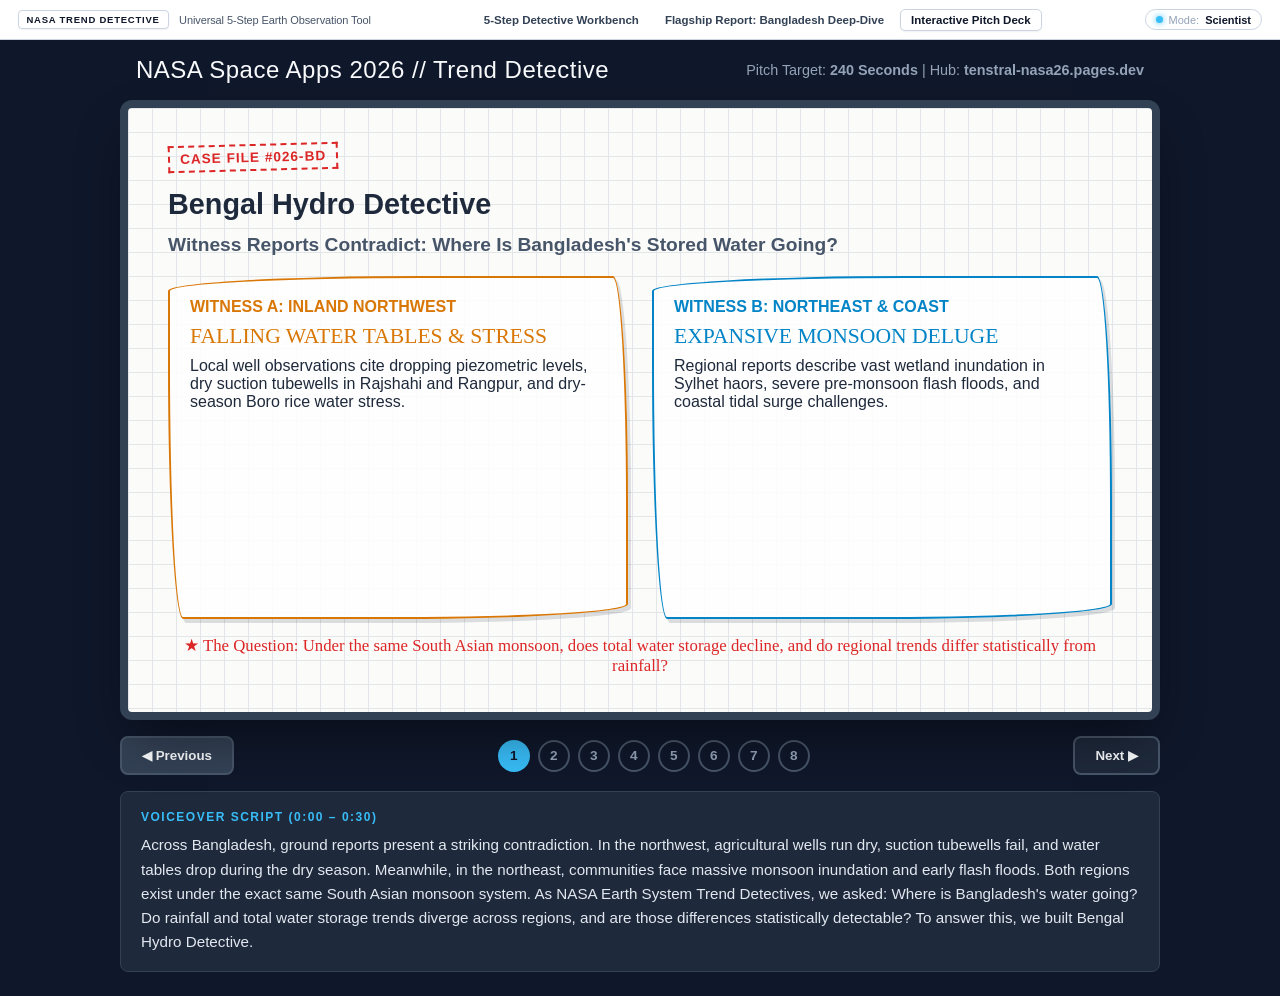
<file: demo.html>
<!DOCTYPE html>
<html lang="en">
<head>
  <meta charset="UTF-8">
  <meta name="viewport" content="width=device-width, initial-scale=1.0">
  <title>Trend Detective: Bengal Hydro Detective — Slide Deck Preview</title>
  <!-- Favicon (Team Tenstral SVG + PNG Fallback) -->
  <link rel="icon" type="image/svg+xml" href="assets/img/tenstral-logo.svg">
  <link rel="alternate icon" type="image/png" href="assets/img/tenstral-logo.png">
  <link rel="stylesheet" href="assets/css/top_nav.css">
  <!-- Offline System Fonts -->
  <style>
    :root {
      --board-bg: #fbfbfa;
      --grid-line: #e3e6e8;
      --ink-dark: #1e293b;
      --ink-red: #dc2626;
      --ink-blue: #0284c7;
      --ink-amber: #d97706;
      --ink-green: #16a34a;
      --border-sketch: 2.5px solid #1e293b;
      --sketch-radius: 255px 15px 225px 15px / 15px 225px 15px 255px;
    }

    * {
      box-sizing: border-box;
      margin: 0;
      padding: 0;
    }

    body {
      font-family: -apple-system, BlinkMacSystemFont, "Segoe UI", Roboto, "Helvetica Neue", Arial, sans-serif;
      background: #0f172a;
      color: var(--ink-dark);
      min-height: 100vh;
      display: flex;
      flex-direction: column;
      align-items: center;
      padding: 0 0 24px 0;
    }

    body .top-nav {
      width: 100%;
    }

    .app-header {
      width: 100%;
      max-width: 1040px;
      display: flex;
      justify-content: space-between;
      align-items: center;
      color: #f8fafc;
      margin: 16px 0;
      padding: 0 16px;
    }

    .app-title {
      font-family: 'Architects Daughter', "Comic Sans MS", cursive, sans-serif;
      font-size: 1.5rem;
      letter-spacing: 0.5px;
    }

    .deck-container {
      width: 100%;
      max-width: 1040px;
      background: var(--board-bg);
      background-image: 
        linear-gradient(var(--grid-line) 1px, transparent 1px),
        linear-gradient(90deg, var(--grid-line) 1px, transparent 1px);
      background-size: 24px 24px;
      border: 8px solid #334155;
      box-shadow: 0 25px 50px -12px rgba(0, 0, 0, 0.45);
      border-radius: 12px;
      min-height: 620px;
      position: relative;
      padding: 36px 40px;
      display: flex;
      flex-direction: column;
      justify-content: space-between;
    }

    .slide {
      display: none;
      height: 100%;
      animation: fadeIn 0.15s ease-in-out;
    }

    .slide.active {
      display: flex;
      flex-direction: column;
      flex: 1;
    }

    @keyframes fadeIn {
      from { opacity: 0; transform: translateY(4px); }
      to { opacity: 1; transform: translateY(0); }
    }

    /* Hand-Drawn Elements */
    .sketch-box {
      border: var(--border-sketch);
      border-radius: var(--sketch-radius);
      padding: 20px;
      background: rgba(255, 255, 255, 0.85);
      box-shadow: 3px 4px 0px rgba(30, 41, 59, 0.15);
    }

    .sketch-title {
      font-family: 'Permanent Marker', Impact, "Arial Black", cursive, sans-serif;
      color: var(--ink-dark);
      font-size: 1.8rem;
      line-height: 1.2;
      margin-bottom: 12px;
    }

    .sketch-subtitle {
      font-family: 'Architects Daughter', "Comic Sans MS", cursive, sans-serif;
      font-size: 1.2rem;
      font-weight: bold;
      color: #475569;
      margin-bottom: 20px;
    }

    .case-tag {
      display: inline-block;
      border: 2px dashed var(--ink-red);
      color: var(--ink-red);
      font-weight: 700;
      font-size: 0.85rem;
      padding: 4px 10px;
      text-transform: uppercase;
      letter-spacing: 1px;
      margin-bottom: 16px;
      transform: rotate(-1.5deg);
    }

    .stamp {
      display: inline-block;
      border: 3px solid var(--ink-green);
      color: var(--ink-green);
      font-family: 'Permanent Marker', cursive;
      font-size: 1.05rem;
      padding: 6px 14px;
      border-radius: 8px;
      text-transform: uppercase;
      transform: rotate(-2deg);
    }

    .grid-2 {
      display: grid;
      grid-template-columns: 1fr 1fr;
      gap: 24px;
      flex: 1;
    }

    .grid-3 {
      display: grid;
      grid-template-columns: repeat(3, 1fr);
      gap: 20px;
      flex: 1;
    }

    /* Deck Controls */
    .controls-bar {
      width: 100%;
      max-width: 1040px;
      margin-top: 16px;
      display: flex;
      justify-content: space-between;
      align-items: center;
      gap: 12px;
    }

    .btn {
      background: #1e293b;
      color: #f8fafc;
      border: 2px solid #475569;
      font-family: 'Inter', sans-serif;
      font-weight: 600;
      padding: 10px 20px;
      border-radius: 8px;
      cursor: pointer;
      transition: background 0.15s, transform 0.1s;
    }

    .btn:hover {
      background: #334155;
      transform: translateY(-1px);
    }

    .btn:active {
      transform: translateY(0);
    }

    .btn-secondary {
      background: #334155;
    }

    .slide-pills {
      display: flex;
      gap: 8px;
    }

    .pill {
      width: 32px;
      height: 32px;
      border-radius: 50%;
      border: 2px solid #475569;
      background: transparent;
      color: #94a3b8;
      font-weight: 700;
      display: flex;
      align-items: center;
      justify-content: center;
      cursor: pointer;
      font-size: 0.85rem;
    }

    .pill.active {
      background: #38bdf8;
      color: #0f172a;
      border-color: #38bdf8;
    }

    /* Script Drawer */
    .script-drawer {
      width: 100%;
      max-width: 1040px;
      margin-top: 16px;
      background: #1e293b;
      color: #e2e8f0;
      border-radius: 8px;
      padding: 16px 20px;
      border: 1px solid #334155;
      font-size: 0.95rem;
      line-height: 1.6;
    }

    .script-label {
      font-size: 0.75rem;
      text-transform: uppercase;
      letter-spacing: 1.5px;
      color: #38bdf8;
      font-weight: 700;
      margin-bottom: 6px;
    }

    ul.sketch-list {
      list-style-type: none;
      padding: 0;
    }

    ul.sketch-list li {
      position: relative;
      padding-left: 24px;
      margin-bottom: 12px;
      line-height: 1.5;
    }

    ul.sketch-list li::before {
      content: "➔";
      position: absolute;
      left: 0;
      color: var(--ink-red);
      font-size: 1rem;
    }

    .metric-badge {
      font-family: 'Permanent Marker', cursive;
      font-size: 1.35rem;
      display: block;
      margin: 8px 0;
    }

    .metric-amber { color: var(--ink-amber); }
    .metric-blue { color: var(--ink-blue); }
    .mono { font-family: monospace; font-size: 0.95em; }
  </style>
</head>
<body>
  <!-- Shared Universal Top Navigation -->
  <header class="top-nav">
    <div class="top-nav-brand">
      <span class="top-nav-badge" data-i18n="nav.brand">NASA TREND DETECTIVE</span>
      <span class="top-nav-title" data-i18n="nav.title">Universal 5-Step Earth Observation Tool</span>
    </div>
    <nav class="top-nav-links" id="main-top-nav">
      <a href="index.html" class="top-nav-link" data-page="index.html" data-i18n="nav.workbench">
        <svg width="14" height="14" viewBox="0 0 24 24" fill="none" stroke="currentColor" stroke-width="2" stroke-linecap="round" stroke-linejoin="round" aria-hidden="true"><circle cx="12" cy="12" r="10"></circle><polygon points="16.24 7.76 14.12 14.12 7.76 16.24 9.88 9.88 16.24 7.76"></polygon></svg>
        <span>5-Step Detective Workbench</span>
      </a>
      <a href="report.html" class="top-nav-link" data-page="report.html" data-i18n="nav.report">
        <svg width="14" height="14" viewBox="0 0 24 24" fill="none" stroke="currentColor" stroke-width="2" stroke-linecap="round" stroke-linejoin="round" aria-hidden="true"><path d="M14 2H6a2 2 0 0 0-2 2v16a2 2 0 0 0 2 2h12a2 2 0 0 0 2-2V8z"></path><polyline points="14 2 14 8 20 8"></polyline><line x1="16" y1="13" x2="8" y2="13"></line><line x1="16" y1="17" x2="8" y2="17"></line></svg>
        <span>Flagship Report: Bangladesh Deep-Dive</span>
      </a>
      <a href="demo.html" class="top-nav-link" data-page="demo.html" data-i18n="nav.demo">
        <svg width="14" height="14" viewBox="0 0 24 24" fill="none" stroke="currentColor" stroke-width="2" stroke-linecap="round" stroke-linejoin="round" aria-hidden="true"><rect x="2" y="3" width="20" height="14" rx="2" ry="2"></rect><line x1="8" y1="21" x2="16" y2="21"></line><line x1="12" y1="17" x2="12" y2="21"></line></svg>
        <span>Interactive Pitch Deck</span>
      </a>
    </nav>
    <div class="top-nav-controls">
      <div class="nav-toggle-group">
        <button class="nav-toggle-btn nav-mode-pill" id="nav-mode-toggle" title="Toggle Plain-Language Student / Scientific Diagnostics Mode">
          <span class="mode-status-dot"></span>
          <span class="mode-muted">Mode:</span>
          <strong id="nav-mode-label">Scientist</strong>
        </button>
      </div>
    </div>
  </header>

  <header class="app-header">
    <div class="app-title" data-i18n="demo.header_title">NASA Space Apps 2026 // Trend Detective</div>
    <div style="font-size: 0.9rem; color: #94a3b8;">Pitch Target: <strong>240 Seconds</strong> | Hub: <strong>tenstral-nasa26.pages.dev</strong></div>
  </header>

  <main class="deck-container">

    <!-- SLIDE 1 -->
    <section class="slide active" data-time="0:00 – 0:30">
      <div>
        <span class="case-tag">Case File #026-BD</span>
        <h1 class="sketch-title">Bengal Hydro Detective</h1>
        <div class="sketch-subtitle">Witness Reports Contradict: Where Is Bangladesh's Stored Water Going?</div>
      </div>
      <div class="grid-2">
        <div class="sketch-box" style="border-color: var(--ink-amber);">
          <div style="color: var(--ink-amber); font-weight: 700; text-transform: uppercase;">Witness A: Inland Northwest</div>
          <div class="metric-badge metric-amber">FALLING WATER TABLES &amp; STRESS</div>
          <p>Local well observations cite dropping piezometric levels, dry suction tubewells in Rajshahi and Rangpur, and dry-season Boro rice water stress.</p>
        </div>
        <div class="sketch-box" style="border-color: var(--ink-blue);">
          <div style="color: var(--ink-blue); font-weight: 700; text-transform: uppercase;">Witness B: Northeast &amp; Coast</div>
          <div class="metric-badge metric-blue">EXPANSIVE MONSOON DELUGE</div>
          <p>Regional reports describe vast wetland inundation in Sylhet haors, severe pre-monsoon flash floods, and coastal tidal surge challenges.</p>
        </div>
      </div>
      <div style="margin-top: 16px; text-align: center; font-family: 'Architects Daughter', cursive; font-size: 1.05rem; color: var(--ink-red);">
        ★ The Question: Under the same South Asian monsoon, does total water storage decline, and do regional trends differ statistically from rainfall?
      </div>
    </section>

    <!-- SLIDE 2 -->
    <section class="slide" data-time="0:30 – 1:00">
      <div>
        <span class="case-tag">Earth Observation Data</span>
        <h1 class="sketch-title">Interrogating Dual Satellite Platforms</h1>
        <div class="sketch-subtitle">Combining 24-year satellite gravimetry with fine-resolution precipitation and land surface modeling</div>
      </div>
      <div class="grid-2">
        <div class="sketch-box">
          <div style="color: var(--ink-amber); font-weight: 700; text-transform: uppercase;">1. CSR GRACE / GRACE-FO Mascons</div>
          <div style="font-size: 1.05rem; font-weight: 600; margin: 6px 0;">Total Water Storage (2002-04 to 2026-07)</div>
          <ul class="sketch-list">
            <li><strong>Measurement:</strong> Vertically integrated mass anomaly (groundwater, soil moisture, surface water, biomass).</li>
            <li><strong>Footprint:</strong> Coarse spatial resolution (~300 km), strictly evaluated at macro-regional boundaries.</li>
            <li><strong>Dataset:</strong> 257 monthly solutions across 24 complete years.</li>
          </ul>
        </div>
        <div class="sketch-box">
          <div style="color: var(--ink-blue); font-weight: 700; text-transform: uppercase;">2. NASA GPM IMERG V07B &amp; GLDAS</div>
          <div style="font-size: 1.05rem; font-weight: 600; margin: 6px 0;">Rainfall Ground Truth (2002-01 to 2025-09)</div>
          <ul class="sketch-list">
            <li><strong>Rainfall:</strong> GPM IMERG Final Run at fine 0.1° grid serves as primary precipitation baseline.</li>
            <li><strong>Independent Partitioning:</strong> NASA GLDAS Noah 2.1 and VIC 4.1.2 simulate unsaturated soil moisture (0–2 m).</li>
            <li><strong>Quarantine:</strong> CLSM 2.2 assimilates GRACE and is quarantined to prevent circular reasoning.</li>
          </ul>
        </div>
      </div>
    </section>

    <!-- SLIDE 3 -->
    <section class="slide" data-time="1:00 – 1:30">
      <div>
        <span class="case-tag">Statistical Architecture</span>
        <h1 class="sketch-title">Calibrated Trend Engine &amp; Multi-Window Framework</h1>
        <div class="sketch-subtitle">Filtering cyclical monsoon noise with rigorous autocorrelation correction and FDR control</div>
      </div>
      <div class="grid-3">
        <div class="sketch-box">
          <div style="font-weight: 700; color: #64748b;">STEP 1</div>
          <h4 style="margin: 8px 0;">Monsoon De-seasonalization</h4>
          <p style="font-size: 0.85rem;">Strips the cyclical annual monsoon amplitude (32% to 42% seasonal rebound) to isolate underlying multi-decadal trajectories.</p>
        </div>
        <div class="sketch-box">
          <div style="font-weight: 700; color: #64748b;">STEP 2</div>
          <h4 style="margin: 8px 0;">Theil-Sen Slopes</h4>
          <p style="font-size: 0.85rem;">Computes median slopes with 95% confidence intervals, resistant to sensor noise, outlier months, and inter-satellite transitions.</p>
        </div>
        <div class="sketch-box" data-mode="scientist">
          <div style="font-weight: 700; color: #64748b;">STEP 3</div>
          <h4 style="margin: 8px 0;">Calibrated ESS-MK</h4>
          <p style="font-size: 0.85rem;">Effective Sample Size Mann-Kendall with AR(1) correction and Benjamini-Hochberg FDR control across families of m = 36 tests per window.</p>
        </div>
        <div class="sketch-box" data-mode="student">
          <div style="font-weight: 700; color: #64748b;">STEP 3</div>
          <h4 style="margin: 8px 0;">Trend Verification</h4>
          <p style="font-size: 0.85rem;">Confirms the trend is real and sustained, checking whether the rate exceeds natural random weather fluctuations.</p>
        </div>
      </div>
      <div style="margin-top: 16px; text-align: center;">
        <span class="stamp">4 Windows Audited: Full Record (2002–2026), GRACE Era, GRACE-FO Era, Recent 2020 Sensitivity</span>
      </div>
    </section>

    <!-- SLIDE 4 -->
    <section class="slide" data-time="1:30 – 2:00">
      <div>
        <span class="case-tag">Empirical Findings</span>
        <h1 class="sketch-title">Macro-Regional Storage vs. Rainfall Trajectories</h1>
        <div class="sketch-subtitle">Full Record (2002-04 to 2026-07) — All Findings PRELIMINARY</div>
      </div>
      <div class="grid-3">
        <div class="sketch-box" style="border-left: 6px solid var(--ink-amber);">
          <h3 style="color: var(--ink-amber);">Northwest (Rajshahi + Rangpur)</h3>
          <div class="metric-badge metric-amber">-1.25 cm/yr</div>
          <div style="font-size: 0.82rem; font-weight: 600; color: #475569; margin-bottom: 6px;">95% CI: [-1.50, -1.02] | -0.39 km³/yr</div>
          <p style="font-size: 0.82rem; line-height: 1.45;"><strong>TWS:</strong> Significant decline (FDR q &lt; 0.0001). <strong>Rainfall:</strong> -1.9 mm/yr (95% CI: [-11.0, +4.5]; No detectable trend). 3-way step handling spans -1.81 to -1.25 cm/yr.</p>
        </div>
        <div class="sketch-box" style="border-left: 6px solid #8b5cf6;">
          <h3 style="color: #7c3aed;">Northeast &amp; Central</h3>
          <div class="metric-badge" style="color: #7c3aed;">NE: -0.56 | Cent: -0.47</div>
          <div style="font-size: 0.82rem; font-weight: 600; color: #475569; margin-bottom: 6px;">Significant TWS Depletion (cm/yr)</div>
          <p style="font-size: 0.82rem; line-height: 1.45;"><strong>Northeast:</strong> -0.56 cm/yr [-0.70, -0.42], rain -0.6 mm/yr (no detectable trend). <strong>Central:</strong> -0.47 cm/yr [-0.62, -0.34], rain +0.9 mm/yr (no detectable trend).</p>
        </div>
        <div class="sketch-box" style="border-left: 6px solid var(--ink-blue);">
          <h3 style="color: var(--ink-blue);">Southwest &amp; Southeast</h3>
          <div class="metric-badge metric-blue">-0.05 cm/yr</div>
          <div style="font-size: 0.82rem; font-weight: 600; color: #475569; margin-bottom: 6px;">No Detectable Storage Trend</div>
          <p style="font-size: 0.82rem; line-height: 1.45;"><strong>SW &amp; SE:</strong> Both show -0.05 cm/yr (95% CIs cross zero). <strong>Rainfall:</strong> +2.2 mm/yr (SW) and +1.8 mm/yr (SE) with wide CIs (no detectable trend). National: -0.51 cm/yr (-0.63 km³/yr).</p>
        </div>
      </div>
    </section>

    <!-- SLIDE 5 -->
    <section class="slide" data-time="2:00 – 2:30">
      <div>
        <span class="case-tag">Physical &amp; Human Dimension</span>
        <h1 class="sketch-title">Partitioning, Human Exposure &amp; Seasonal Baseline</h1>
        <div class="sketch-subtitle">Unpacking where the water is lost, who lives there, and how the seasons behave</div>
      </div>
      <div class="grid-3">
        <div class="sketch-box">
          <h3 style="color: var(--ink-dark); margin-bottom: 8px;">Topsoil vs. Subsurface</h3>
          <div class="metric-badge" style="font-size: 1.15rem; color: #d97706;">Soil Moisture: Minor Part</div>
          <p style="font-size: 0.82rem; line-height: 1.45;">NASA GLDAS Noah &amp; VIC models show unsaturated soil moisture trends explain only <strong>-0.12 to -0.10 cm/yr</strong> (~8% to 10% of NW decline). The remaining <strong>-1.12 to -1.11 cm/yr</strong> is an unpartitioned deep subsurface and surface residual.</p>
        </div>
        <div class="sketch-box">
          <h3 style="color: var(--ink-dark); margin-bottom: 8px;">Socioeconomic Exposure</h3>
          <div class="metric-badge" style="font-size: 1.15rem; color: #dc2626;">108.5 Million People</div>
          <p style="font-size: 0.82rem; line-height: 1.45;"><strong>63.9% of Bangladesh's population</strong> (2020 GPWv4) reside in the three regions with significant total water storage decline (NW: 38.8M; Central: 45.6M; NE: 24.1M). NW cropland fraction is 74.2% (MODIS MCD12Q1).</p>
        </div>
        <div class="sketch-box">
          <h3 style="color: var(--ink-dark); margin-bottom: 8px;">Seasonal Storage Baseline</h3>
          <div class="metric-badge" style="font-size: 1.15rem; color: #0284c7;">49–58 cm Annual Swing</div>
          <p style="font-size: 0.82rem; line-height: 1.45;">Mean annual dry-season drawdown is 49 to 58 cm across all regions with no detectable trend. The ongoing storage depletion is an ongoing downward shift in the multi-decadal baseline, not an expanding seasonal drop.</p>
        </div>
      </div>
    </section>

    <!-- SLIDE 6 -->
    <section class="slide" data-time="2:30 – 3:00">
      <div>
        <span class="case-tag">Cross-Region Rigor</span>
        <h1 class="sketch-title">Calibrated Between-Region Comparisons</h1>
        <div class="sketch-subtitle">Paired difference testing on concurrent satellite series — reporting effect sizes only</div>
      </div>
      <div class="grid-2">
        <div class="sketch-box">
          <h3 style="margin-bottom: 10px;">Pairwise Effect Sizes (TWS &amp; Rainfall)</h3>
          <ul class="sketch-list">
            <li><strong>NW vs. SW &amp; SE:</strong> Northwest declines about <strong>1.2 cm/yr faster</strong> than Southwest and Southeast (&Delta; = -1.20 and -1.19 cm/yr; non-overlapping single-region CIs).</li>
            <li><strong>NE &amp; Central vs. SW &amp; SE:</strong> Decline about <strong>0.5 cm/yr faster</strong> than southern regions (&Delta; = -0.54 to -0.45 cm/yr).</li>
            <li><strong>SW vs. SE:</strong> Statistically indistinguishable (&Delta; = +0.01 cm/yr; 95% CI: [-0.03, +0.04]).</li>
            <li><strong>Rainfall Pairs:</strong> Zero pairs differ across the country.</li>
          </ul>
        </div>
        <div class="sketch-box" style="border-left: 6px solid #e11d48;" data-mode="scientist">
          <h3 style="color: #be123c; margin-bottom: 8px;">Placebo Check &amp; Overlap Precaution</h3>
          <p style="font-size: 0.85rem; line-height: 1.5; color: #334155;">
            • <strong>Why no p-values?</strong> A circular-shift placebo test revealed elevated false-positive rates, revealing raw p-values are overconfident. In accordance with honest reporting, exact p-values are withheld.<br><br>
            • <strong>Descriptive note:</strong> The NE vs. Central paired test detects a small mathematical difference (-0.07 cm/yr), but their individual 95% CIs overlap. It is treated as small and descriptive.
          </p>
        </div>
        <div class="sketch-box" style="border-left: 6px solid #0284c7;" data-mode="student">
          <h3 style="color: #0284c7; margin-bottom: 8px;">Regional Comparison Check</h3>
          <p style="font-size: 0.85rem; line-height: 1.5; color: #334155;">
            • <strong>Why compare regions?</strong> Comparing the Northwest against other regions shows that rapid water loss is localized to the Barind agricultural hub.<br><br>
            • <strong>Plain Summary:</strong> Other parts of Bangladesh (Southwest and Southeast) maintain balanced water storage, confirming this is not a nationwide satellite artifact.
          </p>
        </div>
      </div>
    </section>

    <!-- SLIDE 7 -->
    <section class="slide" data-time="3:00 – 3:30">
      <div>
        <span class="case-tag">Epistemic Humility</span>
        <h1 class="sketch-title">Methodological Limitations &amp; Boundary Conditions</h1>
        <div class="sketch-subtitle">What satellite gravimetry can and cannot claim</div>
      </div>
      <div class="grid-2">
        <div class="sketch-box">
          <h3 style="color: #b45309; margin-bottom: 10px;">Observational &amp; Spatial Constraints</h3>
          <ul class="sketch-list">
            <li><strong>Coarse Resolution:</strong> GRACE resolves mass at ~300 km. It is a regional satellite-derived series, not a measurement of local water tables or village tubewell lift.</li>
            <li><strong>Signal Adjacency:</strong> Neighbouring macro-regions share boundaries and signal smoothing occurs.</li>
            <li><strong>Intersatellite Step Offset:</strong> A +9.15 cm step between GRACE and GRACE-FO influences single-line regression; reporting the -1.81 to -1.25 cm/yr range ensures transparency.</li>
          </ul>
        </div>
        <div class="sketch-box">
          <h3 style="color: #b45309; margin-bottom: 10px;">Ground Truth &amp; Causal Attribution</h3>
          <ul class="sketch-list">
            <li><strong>No Well Validation Yet:</strong> Satellite series have not yet been calibrated against in-situ piezometric well networks from the Bangladesh Water Development Board (BWDB).</li>
            <li><strong>Attribution Boundary:</strong> Storage decline alongside no detectable rainfall trend is consistent with intensive dry-season agricultural water extraction, but is not attributable with satellite data alone.</li>
          </ul>
        </div>
      </div>
    </section>

    <!-- SLIDE 8 -->
    <section class="slide" data-time="3:30 – 4:00">
      <div>
        <span class="case-tag">Detection Limits &amp; Decision Hub</span>
        <h1 class="sketch-title">Why "No Detectable Trend" Is Not "No Change"</h1>
        <div class="sketch-subtitle">Understanding statistical power, temporal duration, and the interactive decision hub</div>
      </div>
      <div class="grid-2">
        <div class="sketch-box" data-mode="scientist">
          <h3 style="margin-bottom: 8px;">Statistical Power &amp; Minimum Detectable Slopes</h3>
          <p style="font-size: 0.85rem; line-height: 1.5; color: #334155; margin-bottom: 10px;">
            "No detectable trend" reflects statistical detection limits, not proof that rainfall or southern storage has zero physical variation. Wide confidence intervals stem from high natural interannual variability in monsoon cloudbursts.
          </p>
          <div style="background: #f1f5f9; padding: 10px; border-radius: 6px; font-size: 0.82rem; border-left: 4px solid var(--ink-blue);">
            • <strong>Full 24-Year Record:</strong> NW TWS MDS = <span class="mono">0.32 cm/yr</span> (high power to detect -1.25 cm/yr).<br>
            • <strong>Recent 2020–2026 Window:</strong> NW TWS MDS = <span class="mono">2.34 cm/yr</span> (short window below detection threshold).
          </div>
        </div>
        <div class="sketch-box" data-mode="student">
          <h3 style="margin-bottom: 8px;">Window Length &amp; Detection Lesson</h3>
          <p style="font-size: 0.85rem; line-height: 1.5; color: #334155; margin-bottom: 10px;">
            Why satellites need long records to confirm true climate trends:
          </p>
          <div style="background: #f1f5f9; padding: 10px; border-radius: 6px; font-size: 0.82rem; border-left: 4px solid var(--ink-blue);">
            • <strong>Short 5-Year Windows:</strong> Wet and dry years can easily confuse sensors into seeing temporary false trends.<br>
            • <strong>Full 24-Year History:</strong> Over two decades, real persistent trends become undeniable.
          </div>
        </div>
        <div class="sketch-box" style="text-align: center; display: flex; flex-direction: column; justify-content: center;">
          <div style="font-family: 'Permanent Marker', cursive; font-size: 1.3rem; color: var(--ink-dark);">EXPLORE THE LIVE DECISION HUB</div>
          <div style="color: #0284c7; font-size: 1.05rem; font-weight: 700; margin: 8px 0;">tenstral-nasa26.pages.dev</div>
          <p style="font-size: 0.82rem; color: #64748b; margin-bottom: 12px;">24-year timeline scrubber, multi-sensor studio, bilingual summaries, and complete 336-test audit registry.</p>
          <div>
            <span class="stamp" style="font-size: 0.85rem; padding: 4px 10px;">TEAM TENSTRAL • EAST WEST UNIVERSITY</span>
          </div>
        </div>
      </div>
    </section>

  </main>

  <!-- Controls -->
  <footer class="controls-bar">
    <button class="btn btn-secondary" id="prevBtn" onclick="changeSlide(-1)" data-i18n="btn.prev">◀ Previous</button>
    <div class="slide-pills" id="pillsContainer"></div>
    <button class="btn" id="nextBtn" onclick="changeSlide(1)" data-i18n="btn.next">Next ▶</button>
  </footer>

  <!-- Script Rehearsal Box -->
  <aside class="script-drawer">
    <div class="script-label" id="scriptTimeLabel">VOICEOVER SCRIPT (0:00 – 0:30)</div>
    <div id="scriptContent">...</div>
  </aside>

  <script>
    const slides = document.querySelectorAll('.slide');
    const pillsContainer = document.getElementById('pillsContainer');
    const scriptTimeLabel = document.getElementById('scriptTimeLabel');
    const scriptContent = document.getElementById('scriptContent');
    const prevBtn = document.getElementById('prevBtn');
    const nextBtn = document.getElementById('nextBtn');

    let currentSlide = 0;

    const scripts = [
      "Across Bangladesh, ground reports present a striking contradiction. In the northwest, agricultural wells run dry, suction tubewells fail, and water tables drop during the dry season. Meanwhile, in the northeast, communities face massive monsoon inundation and early flash floods. Both regions exist under the exact same South Asian monsoon system. As NASA Earth System Trend Detectives, we asked: Where is Bangladesh's water going? Do rainfall and total water storage trends diverge across regions, and are those differences statistically detectable? To answer this, we built Bengal Hydro Detective.",
      "To investigate rigorously, we pair two independent NASA observational platforms. For precipitation, we use NASA's Global Precipitation Measurement IMERG V07B, spanning January 2002 to September 2025 at fine tenth-degree resolution. For total water storage, we use CSR GRACE and GRACE-FO RL0603 Mascons from April 2002 to July 2026. GRACE is the only platform capable of sensing vertically integrated mass anomalies—including deep subsurface water—at a three-hundred-kilometer footprint. To separate unsaturated topsoil from deep storage, we incorporate independent NASA GLDAS Noah and VIC land surface models, quarantining models that assimilate GRACE to prevent circular reasoning.",
      "In Bangladesh, powerful annual monsoon swings can easily mask subtle multi-decadal trends. Standard linear regression often mistakes seasonal cycles for secular change. We address this through a three-tier statistical protocol. First, we remove the cyclical monsoon amplitude. Second, we estimate robust rates of change using the Theil-Sen slope estimator. Third, we evaluate statistical significance using Calibrated Effective Sample Size Mann-Kendall tests with autoregressive pre-whitening and red-noise null validation. To prevent false discoveries, we enforce Benjamini-Hochberg False Discovery Rate control across families of 36 tests per window across four temporal frameworks: the full 24-year record, the GRACE era, the GRACE-FO era, and recent sensitivity windows.",
      "Our full 24-year analysis reveals significant regional divergence. In the Northwest, regional-mean total water storage is in significant decline at minus 1.25 centimeters per year, with a 95% confidence interval of minus 1.50 to minus 1.02 centimeters per year, losing approximately 0.39 cubic kilometers of water annually. The Northeast also declines significantly at minus 0.56 centimeters per year, and Central Bangladesh at minus 0.47 centimeters per year. Nationally, storage declines at minus 0.51 centimeters per year, or about 0.63 cubic kilometers per year. In contrast, the Southwest and Southeast show minus 0.05 centimeters per year, with no detectable trend. Crucially, GPM IMERG rainfall shows no detectable trend across any region in the country. In the Northwest, rainfall changes at minus 1.9 millimeters per year, but with a wide confidence interval from minus 11 to plus 4.5 millimeters per year.",
      "What is driving this water loss? NASA GLDAS soil moisture modeling shows that topsoil drying accounts for only a minor fraction of the decline—between minus 0.12 and minus 0.10 centimeters per year, or about 8 to 10 percent. The remaining minus 1.12 centimeters per year is an unpartitioned residual in deep subsurface and surface storage. This storage depletion directly affects human systems. Approximately 108.5 million people—nearly 64 percent of Bangladesh's population—live in regions experiencing significant storage decline, including the Northwest where 74.2 percent of land is intensively cultivated cropland. Furthermore, our seasonal analysis shows the annual storage swing remains consistent at 49 to 58 centimeters across all regions. The decline is not an expanding seasonal drop, but a downward shift in the long-term baseline.",
      "To confirm that regions truly diverge, we executed calibrated paired difference tests across all ten regional pairs. We find that the Northwest declines about 1.2 centimeters per year faster than the Southwest and Southeast, with non-overlapping confidence intervals. Northeast and Central decline about 0.5 centimeters per year faster than the southern regions. Southwest and Southeast are statistically indistinguishable, and no rainfall pair differs anywhere in Bangladesh. In accordance with scientific integrity, we report effect sizes and confidence intervals without exact p-values, because our circular-shift placebo checks show that pairwise p-values are overconfident.",
      "A hallmark of our investigation is explicit scientific humility. First, GRACE integrates mass over footprints of several hundred kilometers. These are regional satellite series, not direct measurements of local water tables or individual village tubewells. Second, adjacent regions share signal boundaries, so spatial smoothing occurs. Third, a positive 9.15 centimeter step offset exists between the GRACE and GRACE-FO satellite missions. Depending on how this transition step is handled, the Northwest full-record slope spans minus 1.81 to minus 1.25 centimeters per year. Fourth, our satellite results have not yet been validated against in-situ well records from the Bangladesh Water Development Board. Finally, while the pattern of storage decline in the absence of rainfall trends is consistent with intensive dry-season agricultural water extraction, this satellite data alone does not prove causal attribution.",
      "Understanding detection limits is essential: 'no detectable trend' does not mean 'no change'. High natural rainfall variability widens confidence intervals, requiring multi-decadal records to detect trends. While the full 24-year Northwest minimum detectable slope is 0.32 centimeters per year, the threshold expands to 2.34 centimeters per year for recent six-year windows. We deployed these complete findings to our public decision-support hub at tenstral-nasa26.pages.dev. Stakeholders can scrub through 24 years of monthly observations, inspect multi-model partitions, and access bilingual stakeholder summaries in English and Bangla. We are Team Tenstral from East West University. Thank you."
    ];

    // Build navigation pills
    slides.forEach((_, idx) => {
      const pill = document.createElement('button');
      pill.className = `pill ${idx === 0 ? 'active' : ''}`;
      pill.innerText = idx + 1;
      pill.onclick = () => goToSlide(idx);
      pillsContainer.appendChild(pill);
    });

    function updateDeck() {
      slides.forEach((s, idx) => {
        s.classList.toggle('active', idx === currentSlide);
      });

      document.querySelectorAll('.pill').forEach((p, idx) => {
        p.classList.toggle('active', idx === currentSlide);
      });

      const activeSlide = slides[currentSlide];
      const timeStr = activeSlide.getAttribute('data-time') || '';
      const scriptLabel = (typeof window.t === 'function') ? window.t('demo.script_label', 'VOICEOVER SCRIPT') : 'VOICEOVER SCRIPT';
      scriptTimeLabel.innerText = `${scriptLabel} (${timeStr})`;
      scriptContent.innerText = scripts[currentSlide];

      prevBtn.disabled = currentSlide === 0;
      const isFinish = currentSlide === slides.length - 1;
      const finishText = (typeof window.t === 'function') ? window.t('btn.finish', 'Finish ↺') : 'Finish ↺';
      const nextText = (typeof window.t === 'function') ? window.t('btn.next', 'Next ▶') : 'Next ▶';
      nextBtn.innerText = isFinish ? finishText : nextText;
      const prevText = (typeof window.t === 'function') ? window.t('btn.prev', '◀ Previous') : '◀ Previous';
      prevBtn.innerText = prevText;
    }

    function changeSlide(direction) {
      if (currentSlide === slides.length - 1 && direction === 1) {
        currentSlide = 0;
      } else {
        currentSlide = Math.max(0, Math.min(slides.length - 1, currentSlide + direction));
      }
      updateDeck();
    }

    function goToSlide(index) {
      currentSlide = index;
      updateDeck();
    }

    // Keyboard navigation
    document.addEventListener('keydown', (e) => {
      if (e.key === 'ArrowRight' || e.key === ' ') {
        changeSlide(1);
      } else if (e.key === 'ArrowLeft') {
        changeSlide(-1);
      }
    });

    window.addEventListener('i18n:langchange', () => {
      updateDeck();
    });

    // Initialize
    updateDeck();
  </script>
  <script src="assets/i18n.js"></script>
  <script src="assets/url_state.js"></script>
</body>
</html>
</file>
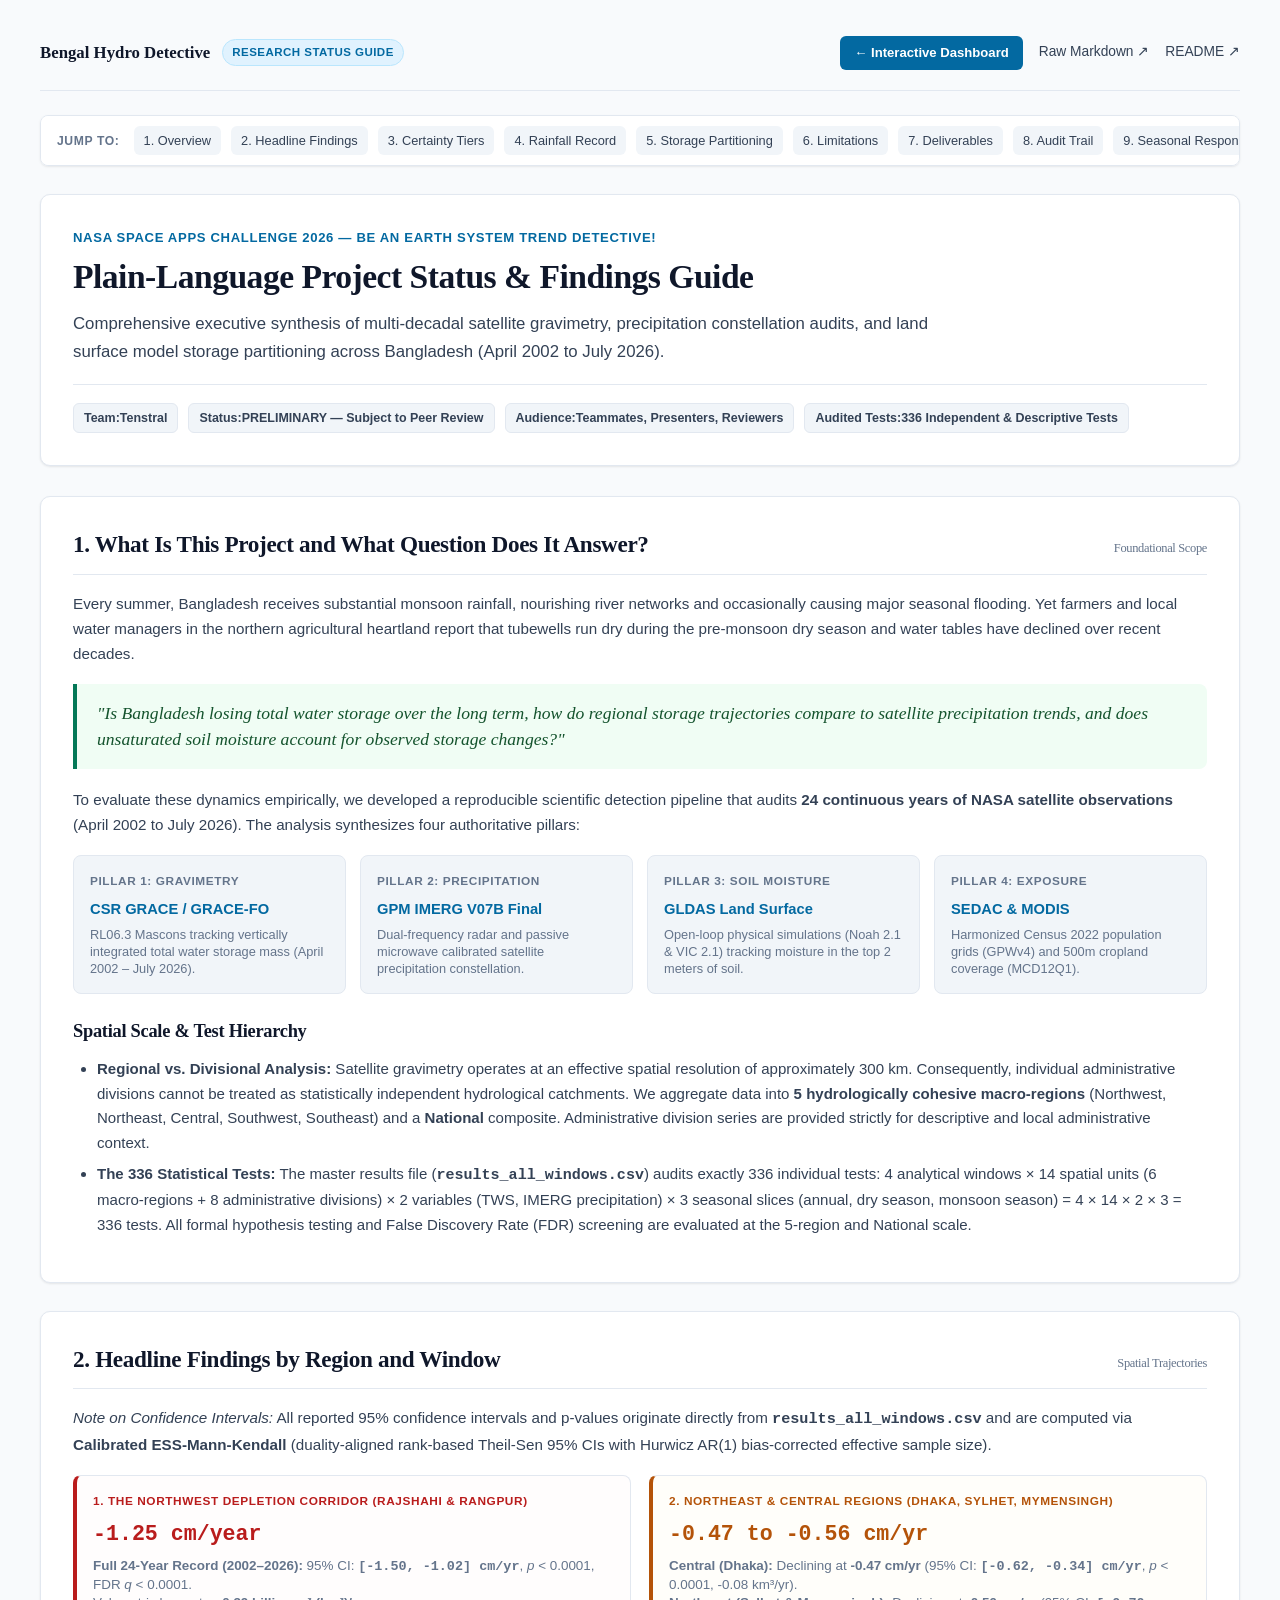
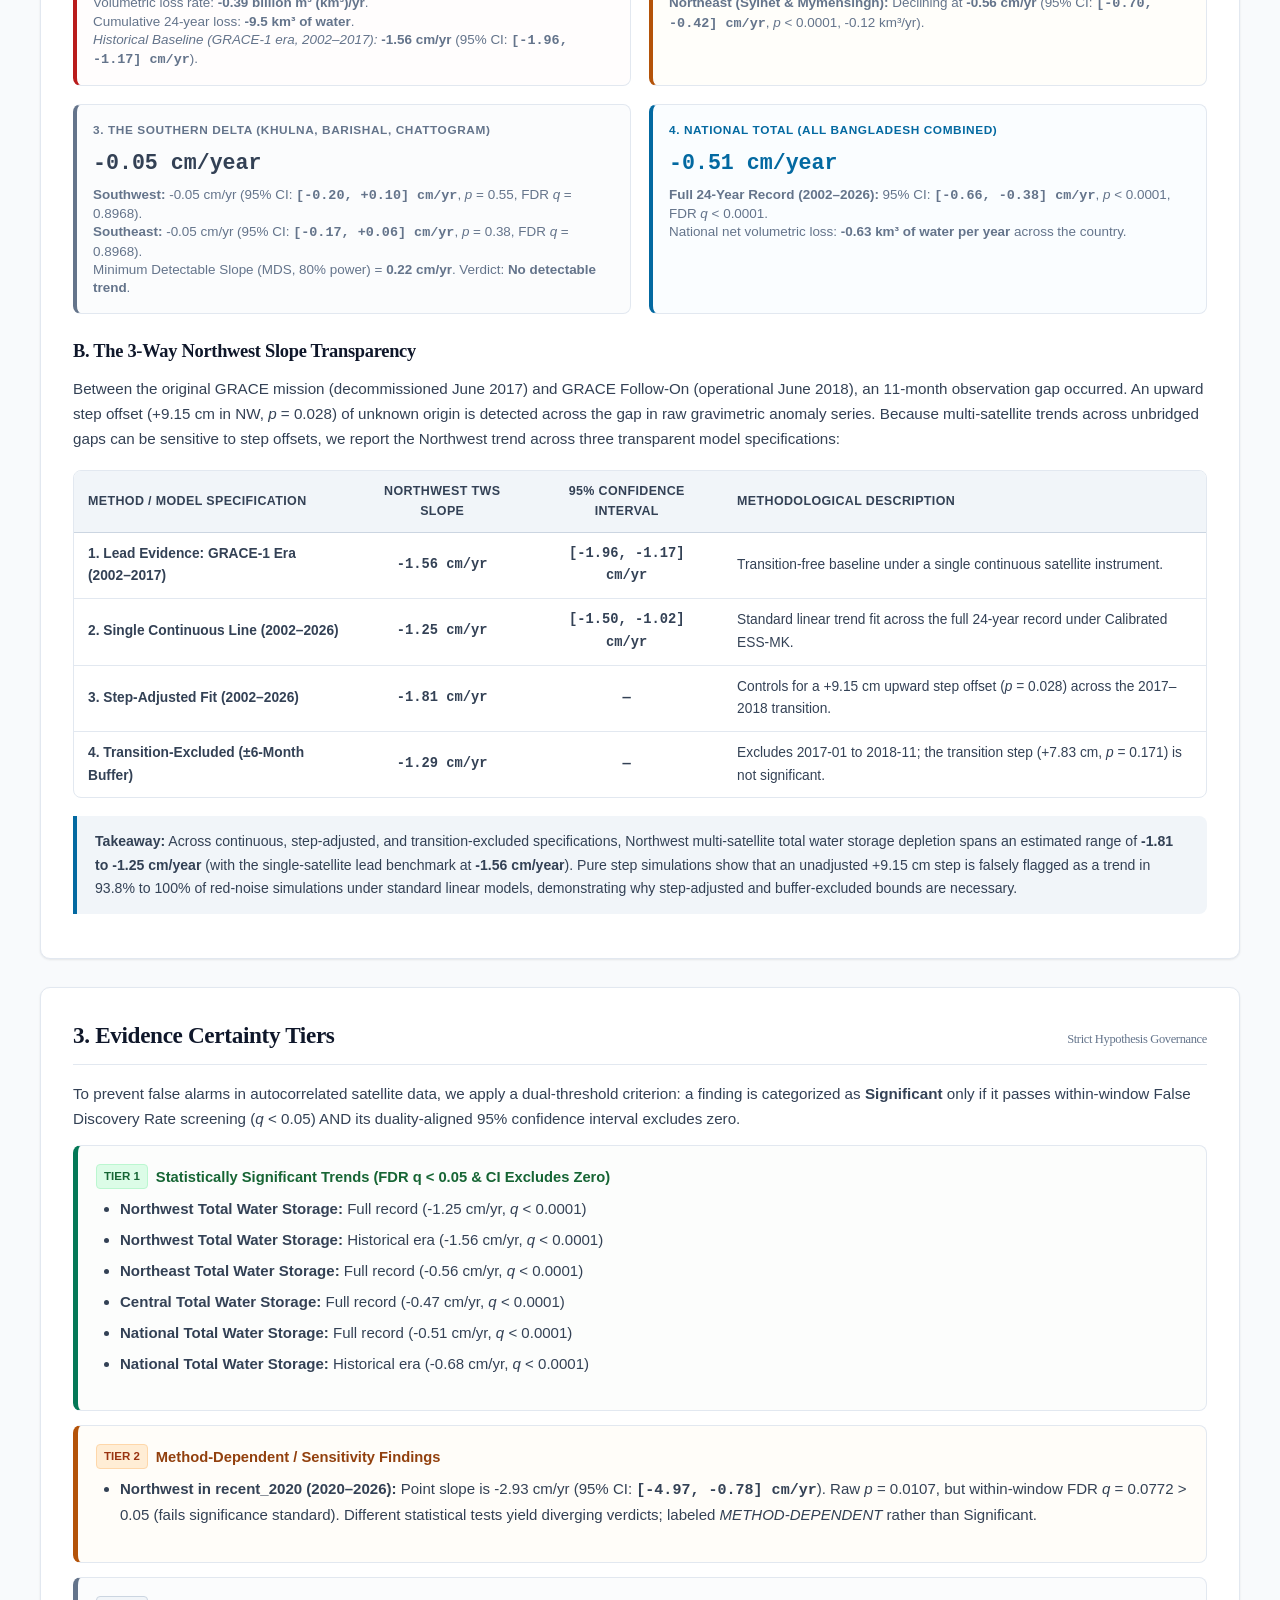
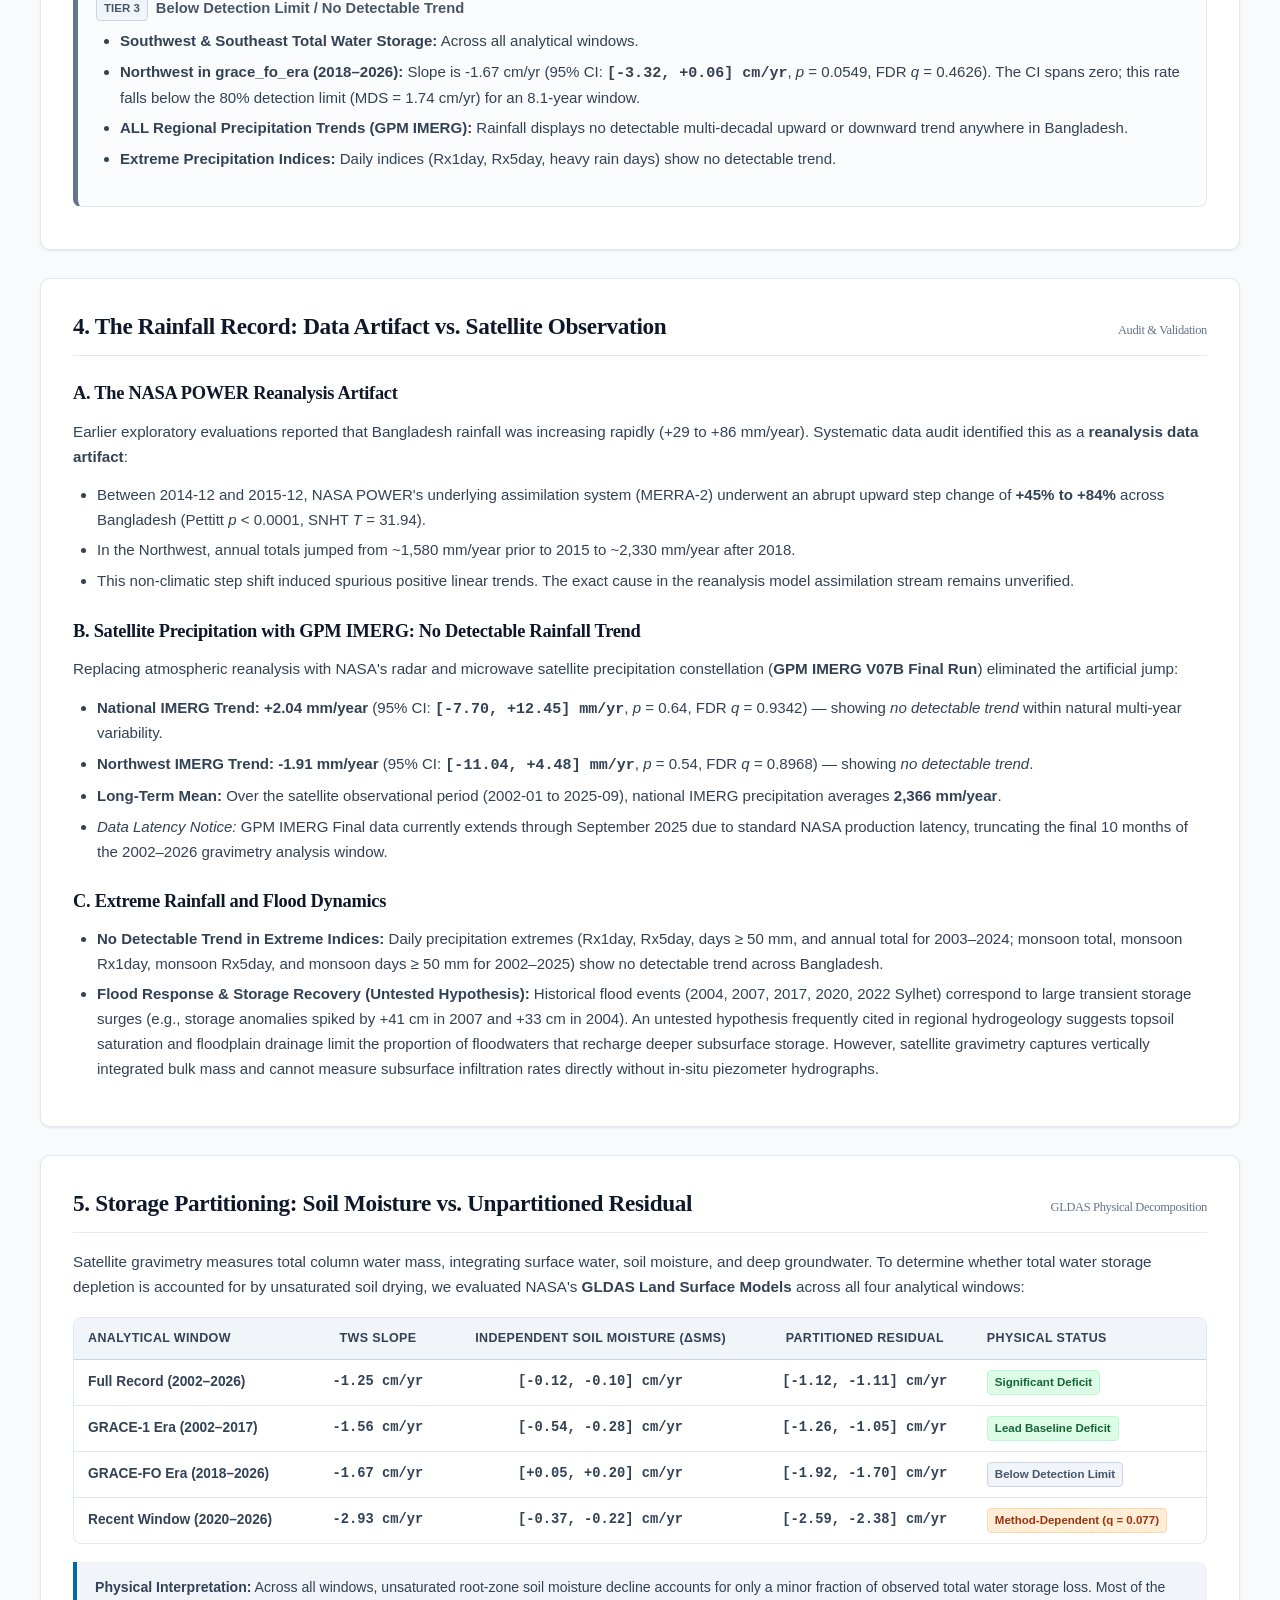
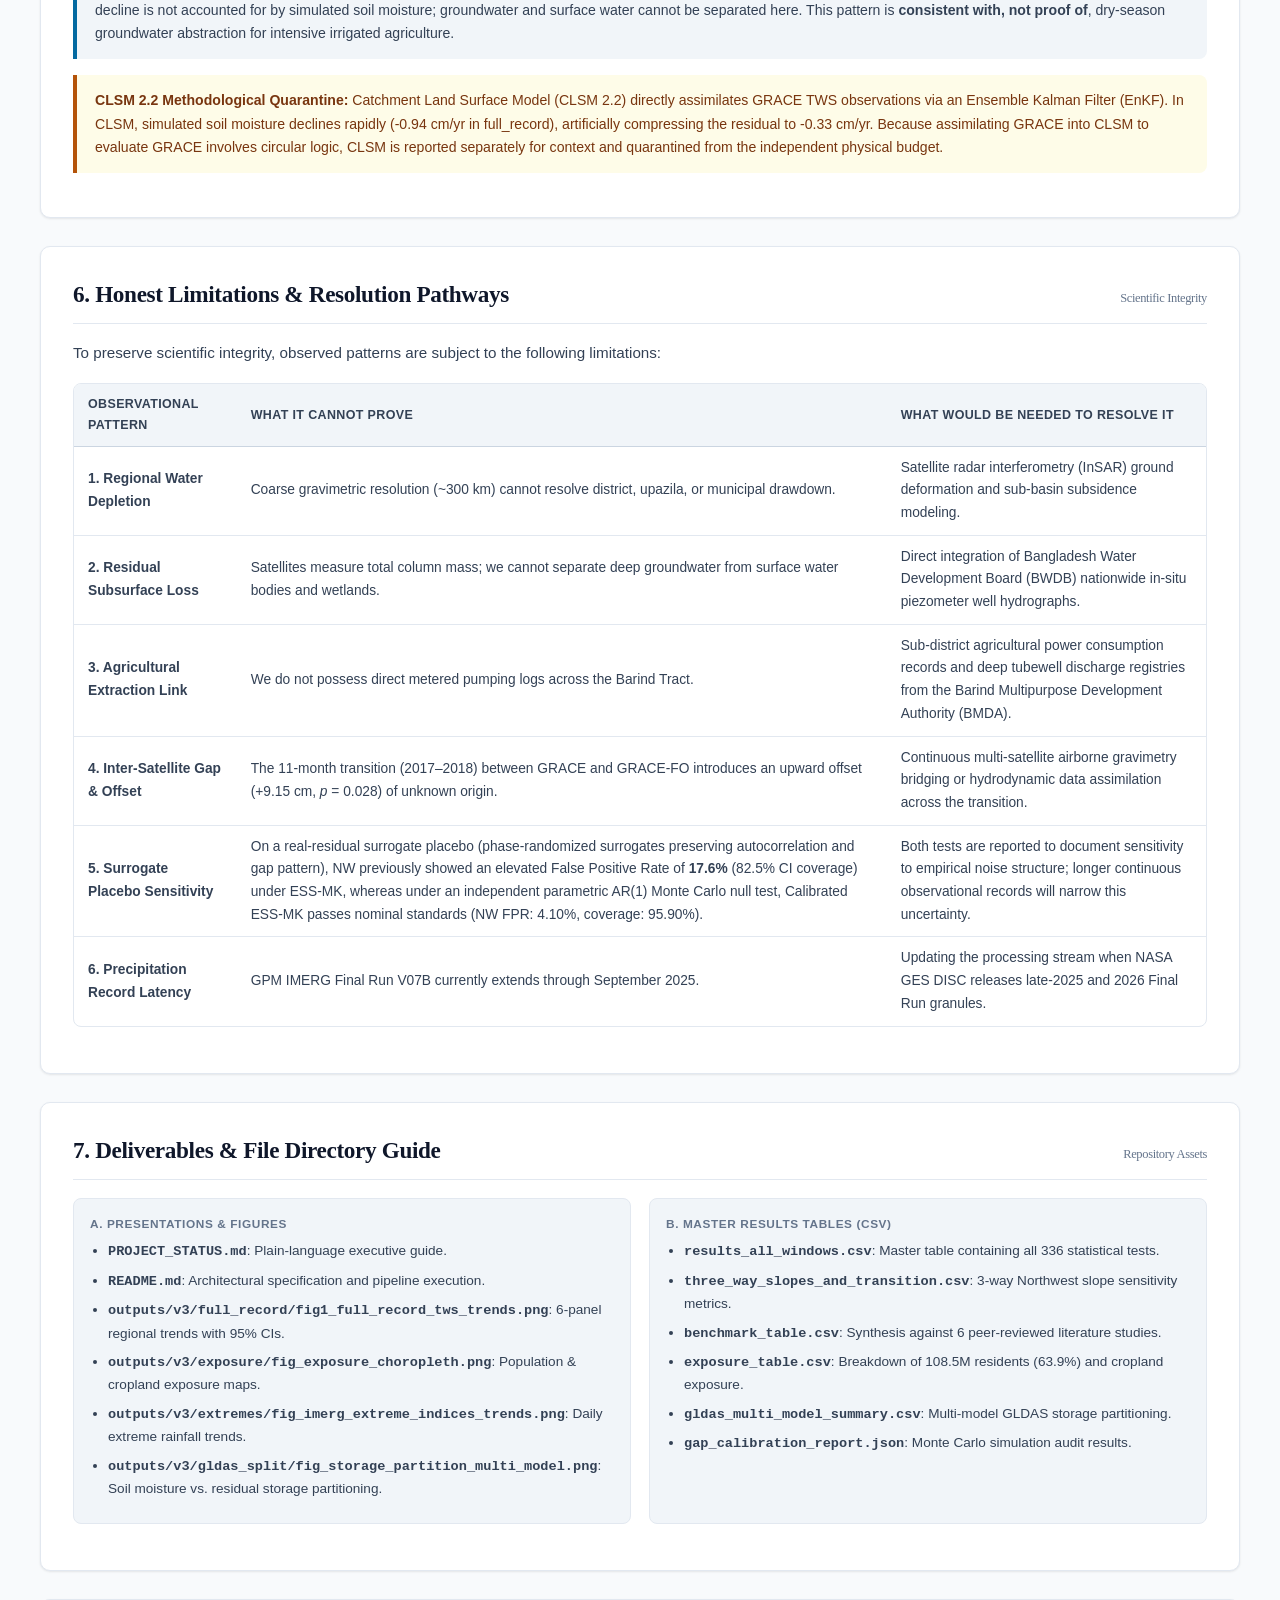
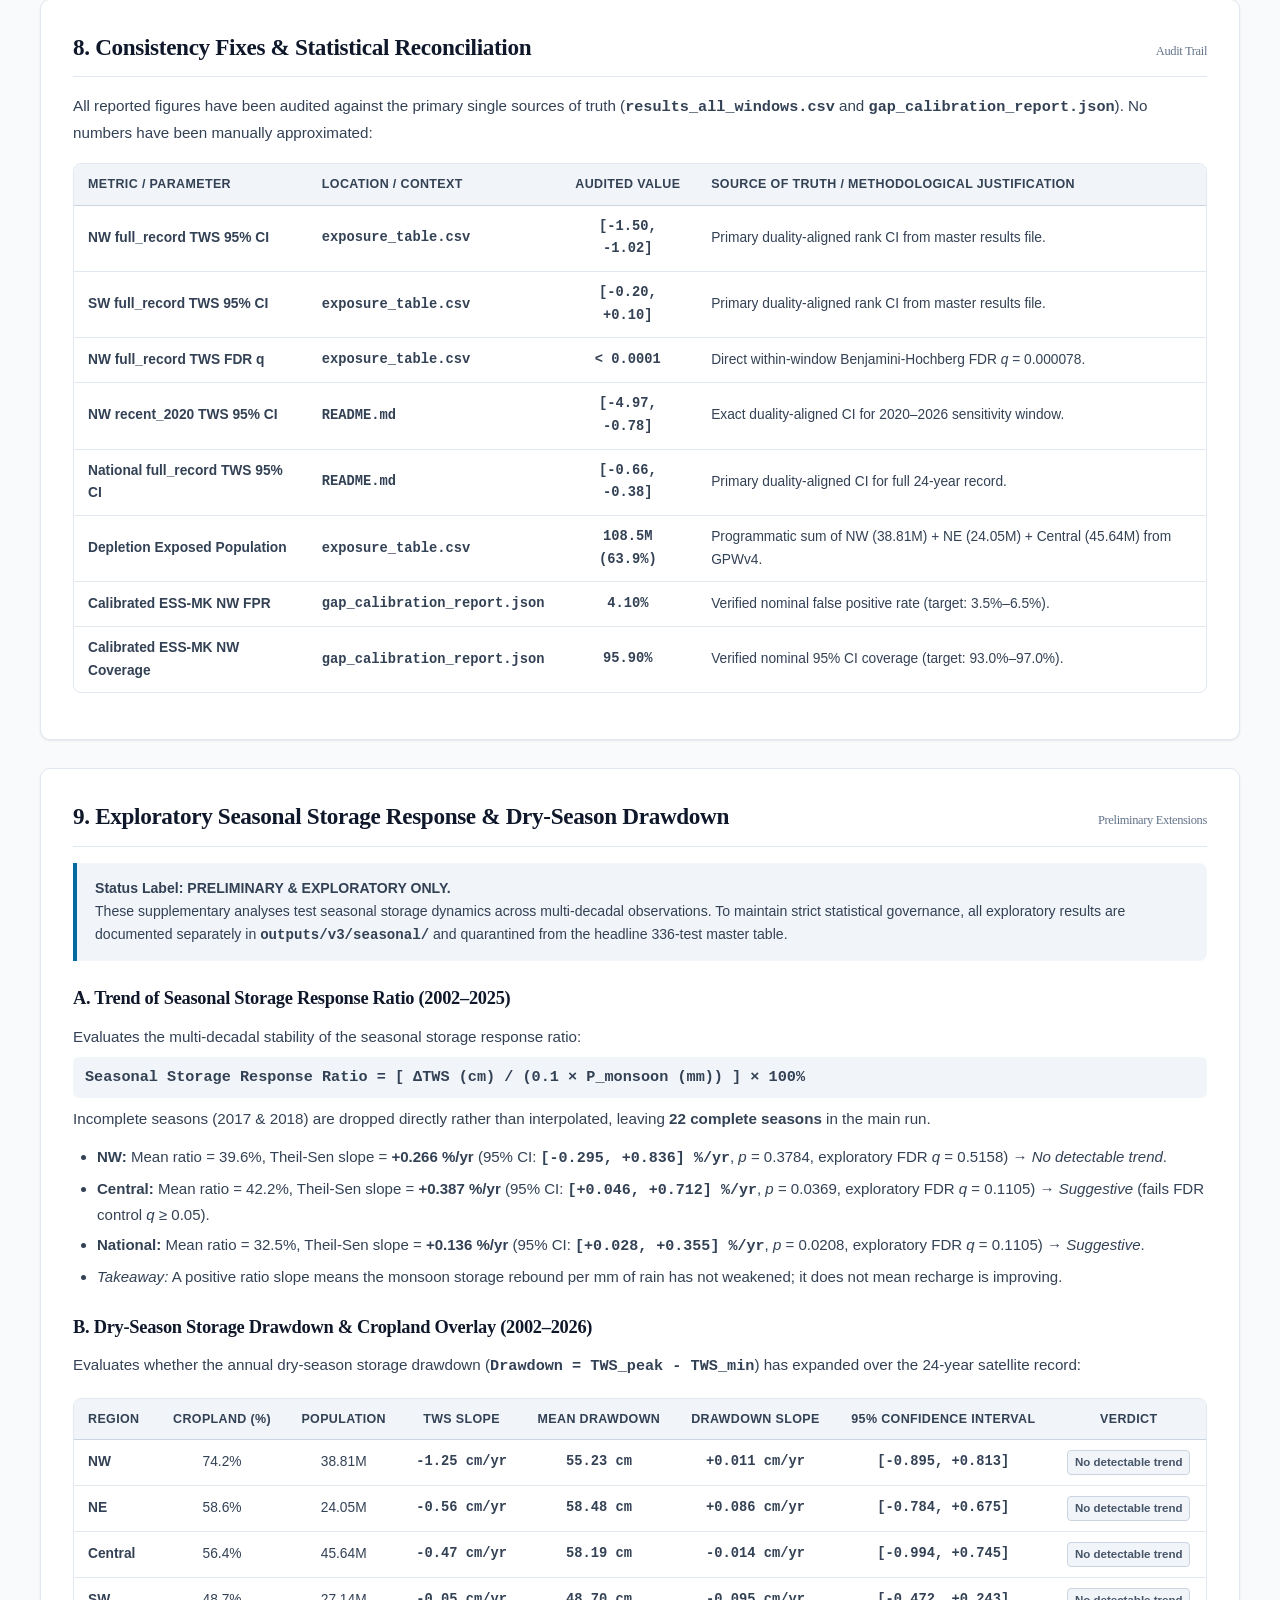
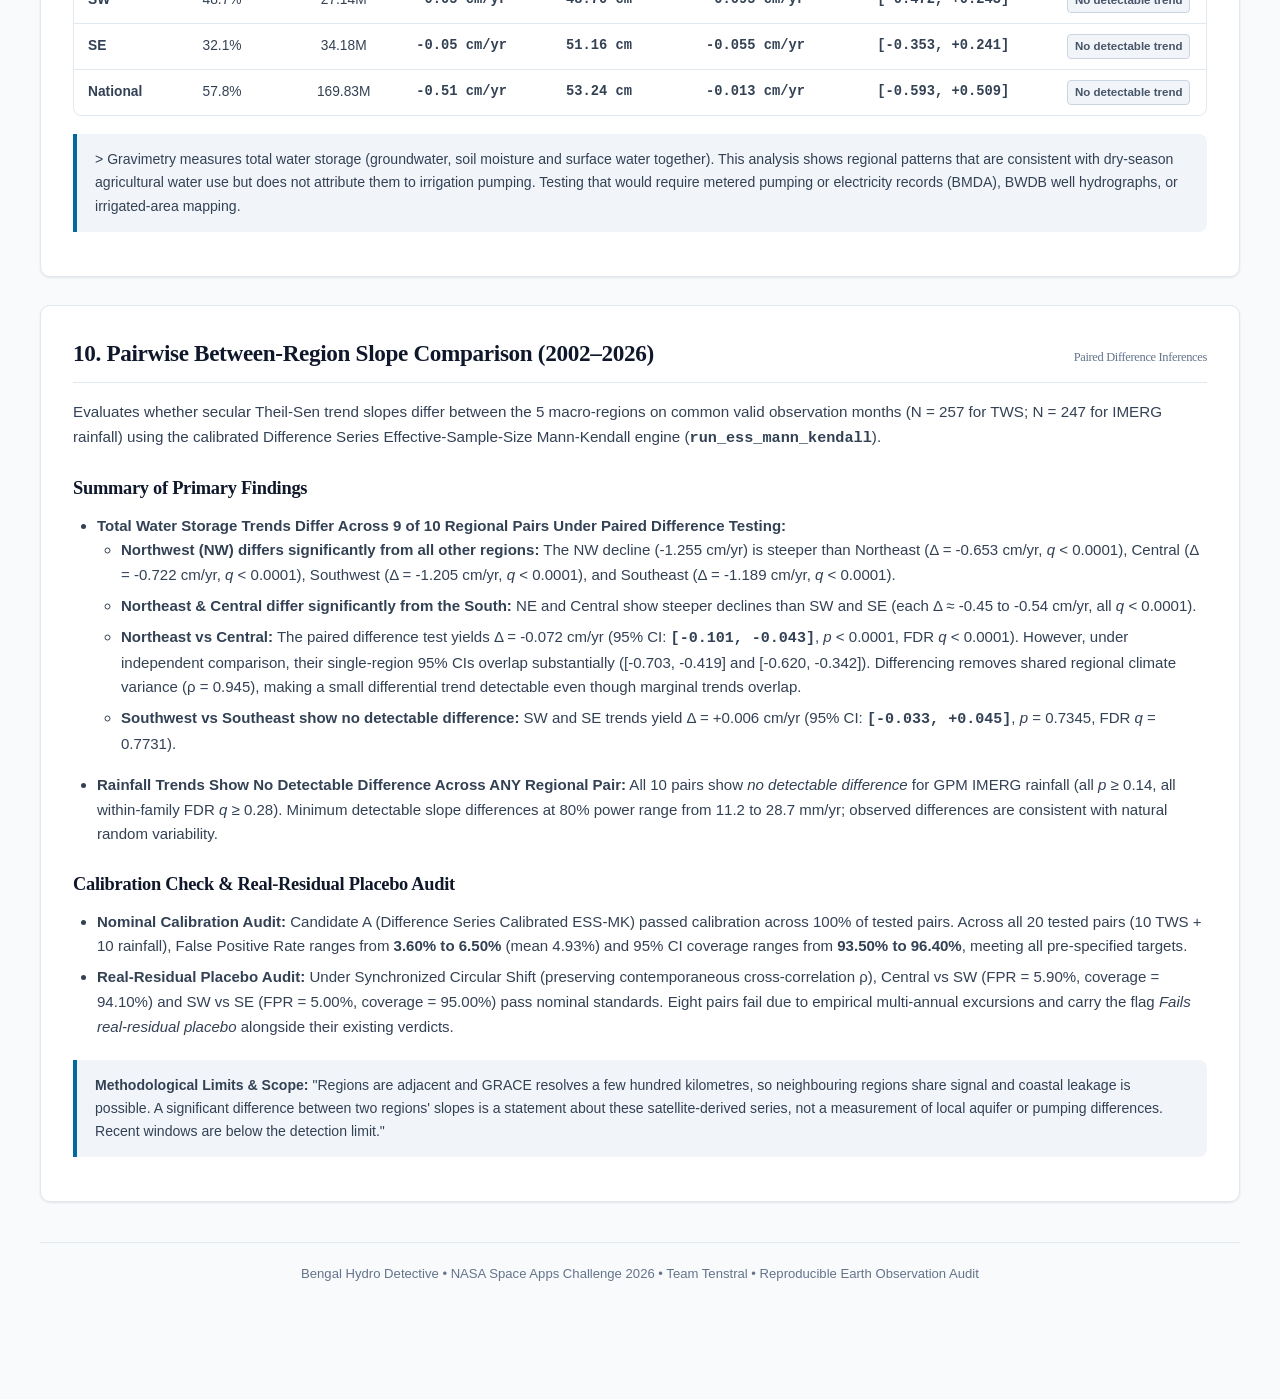
<file: project_status.html>
<!DOCTYPE html>
<html lang="en">

<head>
  <meta charset="UTF-8">
  <meta name="viewport" content="width=device-width, initial-scale=1.0">
  <title>Bengal Hydro Detective — Project Status &amp; Findings Guide</title>
  <!-- Offline System Fonts -->

  <style>
    :root {
      --bg-page: #f8fafc;
      --bg-card: #ffffff;
      --bg-subtle: #f1f5f9;
      --border-subtle: #e2e8f0;
      --border-strong: #cbd5e1;
      --ink-primary: #0f172a;
      --ink-secondary: #334155;
      --ink-muted: #64748b;
      --accent-blue: #0369a1;
      --accent-sky: #0284c7;
      --accent-red: #b91c1c;
      --accent-amber: #b45309;
      --accent-emerald: #047857;
      --accent-purple: #7e22ce;
      --shadow-sm: 0 1px 3px rgba(0, 0, 0, 0.05), 0 1px 2px rgba(0, 0, 0, 0.04);
      --shadow-md: 0 4px 6px -1px rgba(0, 0, 0, 0.06), 0 2px 4px -2px rgba(0, 0, 0, 0.04);
    }

    * {
      box-sizing: border-box;
      margin: 0;
      padding: 0;
    }

    body {
      font-family: -apple-system, BlinkMacSystemFont, "Segoe UI", Roboto, "Helvetica Neue", Arial, sans-serif;
      background: var(--bg-page);
      color: var(--ink-primary);
      min-height: 100vh;
      line-height: 1.65;
      padding-bottom: 90px;
      -webkit-font-smoothing: antialiased;
    }

    .container {
      max-width: 1240px;
      margin: 0 auto;
      padding: 24px 20px;
    }

    h1, h2, h3, h4, .serif {
      font-family: Georgia, Cambria, "Times New Roman", Times, serif;
      letter-spacing: -0.015em;
      color: var(--ink-primary);
    }

    .mono {
      font-family: ui-monospace, SFMono-Regular, Menlo, Monaco, Consolas, "Liberation Mono", monospace;
      font-weight: 600;
    }

    /* Top Navigation Bar */
    .top-nav {
      display: flex;
      justify-content: space-between;
      align-items: center;
      padding: 12px 0 20px 0;
      border-bottom: 1px solid var(--border-subtle);
      margin-bottom: 24px;
      flex-wrap: wrap;
      gap: 12px;
    }

    .brand-wrap {
      display: flex;
      align-items: center;
      gap: 12px;
    }

    .tag-badge {
      display: inline-flex;
      align-items: center;
      gap: 6px;
      padding: 3px 9px;
      border-radius: 9999px;
      font-size: 0.72rem;
      font-weight: 700;
      text-transform: uppercase;
      letter-spacing: 0.04em;
      background: #e0f2fe;
      color: #0369a1;
      border: 1px solid #bae6fd;
    }

    .nav-links {
      display: flex;
      gap: 16px;
      font-size: 0.86rem;
      font-weight: 500;
      align-items: center;
      flex-wrap: wrap;
    }

    .nav-link {
      color: var(--ink-secondary);
      text-decoration: none;
      transition: color 0.15s ease;
    }

    .nav-link:hover {
      color: var(--accent-blue);
    }

    .btn-return {
      display: inline-flex;
      align-items: center;
      gap: 6px;
      padding: 6px 14px;
      border-radius: 6px;
      font-size: 0.82rem;
      font-weight: 600;
      background: var(--accent-blue);
      color: #ffffff;
      text-decoration: none;
      transition: background 0.15s ease;
    }

    .btn-return:hover {
      background: #0284c7;
    }

    /* Sticky Quick Table of Contents */
    .toc-bar {
      position: sticky;
      top: 12px;
      z-index: 50;
      background: rgba(255, 255, 255, 0.94);
      backdrop-filter: blur(8px);
      border: 1px solid var(--border-subtle);
      border-radius: 8px;
      padding: 10px 16px;
      margin-bottom: 28px;
      box-shadow: var(--shadow-sm);
      display: flex;
      align-items: center;
      gap: 10px;
      overflow-x: auto;
      white-space: nowrap;
    }

    .toc-label {
      font-size: 0.76rem;
      font-weight: 700;
      text-transform: uppercase;
      letter-spacing: 0.05em;
      color: var(--ink-muted);
      margin-right: 4px;
      flex-shrink: 0;
    }

    .toc-pill {
      font-size: 0.8rem;
      font-weight: 500;
      color: var(--ink-secondary);
      text-decoration: none;
      padding: 4px 10px;
      border-radius: 6px;
      background: var(--bg-subtle);
      transition: all 0.15s ease;
      flex-shrink: 0;
    }

    .toc-pill:hover {
      background: #e2e8f0;
      color: var(--accent-blue);
    }

    /* Hero Status Card */
    .hero-card {
      background: var(--bg-card);
      border: 1px solid var(--border-subtle);
      border-radius: 10px;
      padding: 32px;
      margin-bottom: 30px;
      box-shadow: var(--shadow-sm);
    }

    .hero-title {
      font-size: 2.1rem;
      line-height: 1.25;
      margin-bottom: 12px;
      color: var(--ink-primary);
    }

    .hero-meta {
      display: flex;
      flex-wrap: wrap;
      gap: 10px;
      margin-top: 18px;
      padding-top: 18px;
      border-top: 1px solid var(--border-subtle);
    }

    .meta-badge {
      display: inline-flex;
      align-items: center;
      padding: 4px 10px;
      border-radius: 6px;
      font-size: 0.78rem;
      font-weight: 600;
      background: var(--bg-subtle);
      color: var(--ink-secondary);
      border: 1px solid var(--border-subtle);
    }

    /* Section Cards */
    .section-card {
      background: var(--bg-card);
      border: 1px solid var(--border-subtle);
      border-radius: 10px;
      padding: 28px 32px;
      margin-bottom: 28px;
      box-shadow: var(--shadow-sm);
    }

    .section-card h2 {
      font-size: 1.45rem;
      margin-bottom: 16px;
      padding-bottom: 10px;
      border-bottom: 1px solid var(--border-subtle);
      display: flex;
      align-items: baseline;
      justify-content: space-between;
      flex-wrap: wrap;
      gap: 8px;
    }

    .section-card h3 {
      font-size: 1.15rem;
      margin: 22px 0 10px 0;
      color: var(--ink-primary);
    }

    .section-card p {
      margin-bottom: 14px;
      color: var(--ink-secondary);
      font-size: 0.95rem;
    }

    .section-card ul, .section-card ol {
      margin: 0 0 16px 24px;
      color: var(--ink-secondary);
      font-size: 0.94rem;
    }

    .section-card li {
      margin-bottom: 6px;
    }

    /* Quote Block */
    .question-box {
      background: #f0fdf4;
      border-left: 4px solid var(--accent-emerald);
      border-radius: 0 8px 8px 0;
      padding: 16px 20px;
      margin: 18px 0;
      font-family: 'Source Serif 4', Georgia, serif;
      font-size: 1.1rem;
      font-style: italic;
      color: #14532d;
      line-height: 1.5;
    }

    .callout-box {
      background: var(--bg-subtle);
      border-left: 4px solid var(--accent-blue);
      border-radius: 0 8px 8px 0;
      padding: 14px 18px;
      margin: 16px 0;
      font-size: 0.88rem;
      color: var(--ink-secondary);
    }

    .alert-amber {
      background: #fefce8;
      border-left: 4px solid var(--accent-amber);
      border-radius: 0 8px 8px 0;
      padding: 14px 18px;
      margin: 16px 0;
      font-size: 0.88rem;
      color: #78350f;
    }

    /* Grid Layouts */
    .grid-2 {
      display: grid;
      grid-template-columns: 1fr 1fr;
      gap: 18px;
      margin: 18px 0;
    }

    .grid-4 {
      display: grid;
      grid-template-columns: repeat(4, 1fr);
      gap: 14px;
      margin: 18px 0;
    }

    @media (max-width: 900px) {
      .grid-2, .grid-4 {
        grid-template-columns: 1fr;
      }
    }

    .stat-card {
      background: var(--bg-subtle);
      border: 1px solid var(--border-subtle);
      border-radius: 8px;
      padding: 16px;
    }

    .stat-card-title {
      font-size: 0.74rem;
      font-weight: 700;
      text-transform: uppercase;
      letter-spacing: 0.05em;
      color: var(--ink-muted);
      margin-bottom: 6px;
    }

    .stat-card-val {
      font-family: 'IBM Plex Mono', monospace;
      font-size: 1.35rem;
      font-weight: 700;
      color: var(--ink-primary);
      margin-bottom: 4px;
    }

    .stat-card-sub {
      font-size: 0.8rem;
      color: var(--ink-muted);
      line-height: 1.35;
    }

    /* Clean Styled Data Tables */
    .table-container {
      width: 100%;
      overflow-x: auto;
      margin: 18px 0;
      border: 1px solid var(--border-subtle);
      border-radius: 8px;
      background: #ffffff;
    }

    table {
      width: 100%;
      border-collapse: collapse;
      font-size: 0.86rem;
      text-align: left;
    }

    th {
      background: var(--bg-subtle);
      color: var(--ink-secondary);
      font-weight: 700;
      padding: 10px 14px;
      border-bottom: 1px solid var(--border-strong);
      font-size: 0.78rem;
      text-transform: uppercase;
      letter-spacing: 0.03em;
    }

    td {
      padding: 10px 14px;
      border-bottom: 1px solid var(--border-subtle);
      color: var(--ink-secondary);
      vertical-align: middle;
    }

    tr:last-child td {
      border-bottom: none;
    }

    tr:hover td {
      background: #f8fafc;
    }

    /* Badges */
    .badge {
      display: inline-block;
      padding: 2px 7px;
      border-radius: 4px;
      font-size: 0.72rem;
      font-weight: 600;
      font-family: 'IBM Plex Sans', sans-serif;
    }

    .badge-sig {
      background: #dcfce7;
      color: #166534;
      border: 1px solid #bbf7d0;
    }

    .badge-sug {
      background: #fef3c7;
      color: #92400e;
      border: 1px solid #fde68a;
    }

    .badge-null {
      background: #f1f5f9;
      color: #475569;
      border: 1px solid #cbd5e1;
    }

    .badge-sens {
      background: #ffedd5;
      color: #9a3412;
      border: 1px solid #fed7aa;
    }

    /* Boxed Tier Cards */
    .tier-box {
      border: 1px solid var(--border-subtle);
      border-radius: 8px;
      padding: 18px;
      margin-bottom: 14px;
    }

    .tier-sig {
      border-left: 5px solid var(--accent-emerald);
      background: #fcfdfc;
    }

    .tier-sens {
      border-left: 5px solid var(--accent-amber);
      background: #fffdf9;
    }

    .tier-null {
      border-left: 5px solid var(--ink-muted);
      background: #fbfcfd;
    }

    .tier-header {
      font-size: 0.92rem;
      font-weight: 700;
      margin-bottom: 8px;
      display: flex;
      align-items: center;
      gap: 8px;
    }
  </style>
</head>

<body>

  <div class="container">

    <!-- Top Navigation -->
    <nav class="top-nav">
      <div class="brand-wrap">
        <span style="font-weight: 700; font-size: 1.05rem; font-family: 'Source Serif 4', Georgia, serif;">Bengal Hydro Detective</span>
        <span class="tag-badge">Research Status Guide</span>
      </div>
      <div class="nav-links">
        <a href="index.html" class="btn-return">← Interactive Dashboard</a>
        <a href="PROJECT_STATUS.md" class="nav-link" target="_blank">Raw Markdown ↗</a>
        <a href="README.md" class="nav-link" target="_blank">README ↗</a>
      </div>
    </nav>

    <!-- Sticky Table of Contents Quick Nav -->
    <div class="toc-bar">
      <span class="toc-label">Jump to:</span>
      <a href="#sec1" class="toc-pill">1. Overview</a>
      <a href="#sec2" class="toc-pill">2. Headline Findings</a>
      <a href="#sec3" class="toc-pill">3. Certainty Tiers</a>
      <a href="#sec4" class="toc-pill">4. Rainfall Record</a>
      <a href="#sec5" class="toc-pill">5. Storage Partitioning</a>
      <a href="#sec6" class="toc-pill">6. Limitations</a>
      <a href="#sec7" class="toc-pill">7. Deliverables</a>
      <a href="#sec8" class="toc-pill">8. Audit Trail</a>
      <a href="#sec9" class="toc-pill">9. Seasonal Response</a>
      <a href="#sec10" class="toc-pill">10. Pairwise Comparisons</a>
    </div>

    <!-- Hero Header -->
    <div class="hero-card">
      <div style="font-size: 0.82rem; font-weight: 700; text-transform: uppercase; letter-spacing: 0.05em; color: var(--accent-blue); margin-bottom: 8px;">
        NASA Space Apps Challenge 2026 — Be an Earth System Trend Detective!
      </div>
      <h1 class="hero-title">Plain-Language Project Status &amp; Findings Guide</h1>
      <p style="font-size: 1.05rem; color: var(--ink-secondary); max-width: 900px;">
        Comprehensive executive synthesis of multi-decadal satellite gravimetry, precipitation constellation audits, and land surface model storage partitioning across Bangladesh (April 2002 to July 2026).
      </p>
      <div class="hero-meta">
        <span class="meta-badge">Team: <strong>Tenstral</strong></span>
        <span class="meta-badge">Status: <strong>PRELIMINARY — Subject to Peer Review</strong></span>
        <span class="meta-badge">Audience: <strong>Teammates, Presenters, Reviewers</strong></span>
        <span class="meta-badge">Audited Tests: <strong>336 Independent &amp; Descriptive Tests</strong></span>
      </div>
    </div>

    <!-- Section 1 -->
    <div class="section-card" id="sec1">
      <h2>
        <span>1. What Is This Project and What Question Does It Answer?</span>
        <span style="font-size: 0.78rem; font-weight: 500; color: var(--ink-muted);">Foundational Scope</span>
      </h2>
      <p>
        Every summer, Bangladesh receives substantial monsoon rainfall, nourishing river networks and occasionally causing major seasonal flooding. Yet farmers and local water managers in the northern agricultural heartland report that tubewells run dry during the pre-monsoon dry season and water tables have declined over recent decades.
      </p>

      <div class="question-box">
        "Is Bangladesh losing total water storage over the long term, how do regional storage trajectories compare to satellite precipitation trends, and does unsaturated soil moisture account for observed storage changes?"
      </div>

      <p>
        To evaluate these dynamics empirically, we developed a reproducible scientific detection pipeline that audits <strong>24 continuous years of NASA satellite observations</strong> (April 2002 to July 2026). The analysis synthesizes four authoritative pillars:
      </p>

      <div class="grid-4">
        <div class="stat-card">
          <div class="stat-card-title">Pillar 1: Gravimetry</div>
          <div style="font-size: 0.92rem; font-weight: 700; color: var(--accent-blue); margin-bottom: 4px;">CSR GRACE / GRACE-FO</div>
          <div class="stat-card-sub">RL06.3 Mascons tracking vertically integrated total water storage mass (April 2002 – July 2026).</div>
        </div>
        <div class="stat-card">
          <div class="stat-card-title">Pillar 2: Precipitation</div>
          <div style="font-size: 0.92rem; font-weight: 700; color: var(--accent-blue); margin-bottom: 4px;">GPM IMERG V07B Final</div>
          <div class="stat-card-sub">Dual-frequency radar and passive microwave calibrated satellite precipitation constellation.</div>
        </div>
        <div class="stat-card">
          <div class="stat-card-title">Pillar 3: Soil Moisture</div>
          <div style="font-size: 0.92rem; font-weight: 700; color: var(--accent-blue); margin-bottom: 4px;">GLDAS Land Surface</div>
          <div class="stat-card-sub">Open-loop physical simulations (Noah 2.1 &amp; VIC 2.1) tracking moisture in the top 2 meters of soil.</div>
        </div>
        <div class="stat-card">
          <div class="stat-card-title">Pillar 4: Exposure</div>
          <div style="font-size: 0.92rem; font-weight: 700; color: var(--accent-blue); margin-bottom: 4px;">SEDAC &amp; MODIS</div>
          <div class="stat-card-sub">Harmonized Census 2022 population grids (GPWv4) and 500m cropland coverage (MCD12Q1).</div>
        </div>
      </div>

      <h3>Spatial Scale &amp; Test Hierarchy</h3>
      <ul>
        <li>
          <strong>Regional vs. Divisional Analysis:</strong> Satellite gravimetry operates at an effective spatial resolution of approximately 300 km. Consequently, individual administrative divisions cannot be treated as statistically independent hydrological catchments. We aggregate data into <strong>5 hydrologically cohesive macro-regions</strong> (Northwest, Northeast, Central, Southwest, Southeast) and a <strong>National</strong> composite. Administrative division series are provided strictly for descriptive and local administrative context.
        </li>
        <li>
          <strong>The 336 Statistical Tests:</strong> The master results file (<span class="mono">results_all_windows.csv</span>) audits exactly 336 individual tests: 4 analytical windows × 14 spatial units (6 macro-regions + 8 administrative divisions) × 2 variables (TWS, IMERG precipitation) × 3 seasonal slices (annual, dry season, monsoon season) = 4 × 14 × 2 × 3 = 336 tests. All formal hypothesis testing and False Discovery Rate (FDR) screening are evaluated at the 5-region and National scale.
        </li>
      </ul>
    </div>

    <!-- Section 2 -->
    <div class="section-card" id="sec2">
      <h2>
        <span>2. Headline Findings by Region and Window</span>
        <span style="font-size: 0.78rem; font-weight: 500; color: var(--ink-muted);">Spatial Trajectories</span>
      </h2>

      <p>
        <em>Note on Confidence Intervals:</em> All reported 95% confidence intervals and p-values originate directly from <span class="mono">results_all_windows.csv</span> and are computed via <strong>Calibrated ESS-Mann-Kendall</strong> (duality-aligned rank-based Theil-Sen 95% CIs with Hurwicz AR(1) bias-corrected effective sample size).
      </p>

      <div class="grid-2">
        <div class="stat-card" style="border-left: 4px solid var(--accent-red); background: #fffdfd;">
          <div class="stat-card-title" style="color: var(--accent-red);">1. The Northwest Depletion Corridor (Rajshahi &amp; Rangpur)</div>
          <div class="stat-card-val" style="color: var(--accent-red);">-1.25 cm/year</div>
          <div class="stat-card-sub" style="font-size: 0.84rem;">
            <strong>Full 24-Year Record (2002–2026):</strong> 95% CI: <span class="mono">[-1.50, -1.02] cm/yr</span>, <em>p</em> &lt; 0.0001, FDR <em>q</em> &lt; 0.0001.<br>
            Volumetric loss rate: <strong>-0.39 billion m³ (km³)/yr</strong>.<br>
            Cumulative 24-year loss: <strong>-9.5 km³ of water</strong>.<br>
            <em>Historical Baseline (GRACE-1 era, 2002–2017):</em> <strong>-1.56 cm/yr</strong> (95% CI: <span class="mono">[-1.96, -1.17] cm/yr</span>).
          </div>
        </div>

        <div class="stat-card" style="border-left: 4px solid var(--accent-amber); background: #fffefa;">
          <div class="stat-card-title" style="color: var(--accent-amber);">2. Northeast &amp; Central Regions (Dhaka, Sylhet, Mymensingh)</div>
          <div class="stat-card-val" style="color: var(--accent-amber);">-0.47 to -0.56 cm/yr</div>
          <div class="stat-card-sub" style="font-size: 0.84rem;">
            <strong>Central (Dhaka):</strong> Declining at <strong>-0.47 cm/yr</strong> (95% CI: <span class="mono">[-0.62, -0.34] cm/yr</span>, <em>p</em> &lt; 0.0001, -0.08 km³/yr).<br>
            <strong>Northeast (Sylhet &amp; Mymensingh):</strong> Declining at <strong>-0.56 cm/yr</strong> (95% CI: <span class="mono">[-0.70, -0.42] cm/yr</span>, <em>p</em> &lt; 0.0001, -0.12 km³/yr).
          </div>
        </div>

        <div class="stat-card" style="border-left: 4px solid var(--ink-muted); background: #fbfcfd;">
          <div class="stat-card-title">3. The Southern Delta (Khulna, Barishal, Chattogram)</div>
          <div class="stat-card-val" style="color: var(--ink-secondary);">-0.05 cm/year</div>
          <div class="stat-card-sub" style="font-size: 0.84rem;">
            <strong>Southwest:</strong> -0.05 cm/yr (95% CI: <span class="mono">[-0.20, +0.10] cm/yr</span>, <em>p</em> = 0.55, FDR <em>q</em> = 0.8968).<br>
            <strong>Southeast:</strong> -0.05 cm/yr (95% CI: <span class="mono">[-0.17, +0.06] cm/yr</span>, <em>p</em> = 0.38, FDR <em>q</em> = 0.8968).<br>
            Minimum Detectable Slope (MDS, 80% power) = <strong>0.22 cm/yr</strong>. Verdict: <strong>No detectable trend</strong>.
          </div>
        </div>

        <div class="stat-card" style="border-left: 4px solid var(--accent-blue); background: #fafdff;">
          <div class="stat-card-title" style="color: var(--accent-blue);">4. National Total (All Bangladesh Combined)</div>
          <div class="stat-card-val" style="color: var(--accent-blue);">-0.51 cm/year</div>
          <div class="stat-card-sub" style="font-size: 0.84rem;">
            <strong>Full 24-Year Record (2002–2026):</strong> 95% CI: <span class="mono">[-0.66, -0.38] cm/yr</span>, <em>p</em> &lt; 0.0001, FDR <em>q</em> &lt; 0.0001.<br>
            National net volumetric loss: <strong>-0.63 km³ of water per year</strong> across the country.
          </div>
        </div>
      </div>

      <h3>B. The 3-Way Northwest Slope Transparency</h3>
      <p>
        Between the original GRACE mission (decommissioned June 2017) and GRACE Follow-On (operational June 2018), an 11-month observation gap occurred. An upward step offset (+9.15 cm in NW, <em>p</em> = 0.028) of unknown origin is detected across the gap in raw gravimetric anomaly series. Because multi-satellite trends across unbridged gaps can be sensitive to step offsets, we report the Northwest trend across three transparent model specifications:
      </p>

      <div class="table-container">
        <table>
          <thead>
            <tr>
              <th>Method / Model Specification</th>
              <th style="text-align: center;">Northwest TWS Slope</th>
              <th style="text-align: center;">95% Confidence Interval</th>
              <th>Methodological Description</th>
            </tr>
          </thead>
          <tbody>
            <tr>
              <td><strong>1. Lead Evidence: GRACE-1 Era (2002–2017)</strong></td>
              <td style="text-align: center;" class="mono" style="color: var(--accent-red); font-weight: 700;">-1.56 cm/yr</td>
              <td style="text-align: center;" class="mono">[-1.96, -1.17] cm/yr</td>
              <td>Transition-free baseline under a single continuous satellite instrument.</td>
            </tr>
            <tr>
              <td><strong>2. Single Continuous Line (2002–2026)</strong></td>
              <td style="text-align: center;" class="mono" style="color: var(--accent-red); font-weight: 700;">-1.25 cm/yr</td>
              <td style="text-align: center;" class="mono">[-1.50, -1.02] cm/yr</td>
              <td>Standard linear trend fit across the full 24-year record under Calibrated ESS-MK.</td>
            </tr>
            <tr>
              <td><strong>3. Step-Adjusted Fit (2002–2026)</strong></td>
              <td style="text-align: center;" class="mono" style="color: var(--accent-red); font-weight: 700;">-1.81 cm/yr</td>
              <td style="text-align: center;" class="mono">—</td>
              <td>Controls for a +9.15 cm upward step offset (<em>p</em> = 0.028) across the 2017–2018 transition.</td>
            </tr>
            <tr>
              <td><strong>4. Transition-Excluded (±6-Month Buffer)</strong></td>
              <td style="text-align: center;" class="mono" style="color: var(--accent-red); font-weight: 700;">-1.29 cm/yr</td>
              <td style="text-align: center;" class="mono">—</td>
              <td>Excludes 2017-01 to 2018-11; the transition step (+7.83 cm, <em>p</em> = 0.171) is not significant.</td>
            </tr>
          </tbody>
        </table>
      </div>

      <div class="callout-box">
        <strong>Takeaway:</strong> Across continuous, step-adjusted, and transition-excluded specifications, Northwest multi-satellite total water storage depletion spans an estimated range of <strong>-1.81 to -1.25 cm/year</strong> (with the single-satellite lead benchmark at <strong>-1.56 cm/year</strong>). Pure step simulations show that an unadjusted +9.15 cm step is falsely flagged as a trend in 93.8% to 100% of red-noise simulations under standard linear models, demonstrating why step-adjusted and buffer-excluded bounds are necessary.
      </div>
    </div>

    <!-- Section 3 -->
    <div class="section-card" id="sec3">
      <h2>
        <span>3. Evidence Certainty Tiers</span>
        <span style="font-size: 0.78rem; font-weight: 500; color: var(--ink-muted);">Strict Hypothesis Governance</span>
      </h2>
      <p>
        To prevent false alarms in autocorrelated satellite data, we apply a dual-threshold criterion: a finding is categorized as <strong>Significant</strong> only if it passes within-window False Discovery Rate screening (<em>q</em> &lt; 0.05) AND its duality-aligned 95% confidence interval excludes zero.
      </p>

      <div class="tier-box tier-sig">
        <div class="tier-header" style="color: #166534;">
          <span class="badge badge-sig">TIER 1</span>
          <span>Statistically Significant Trends (FDR q &lt; 0.05 &amp; CI Excludes Zero)</span>
        </div>
        <ul>
          <li><strong>Northwest Total Water Storage:</strong> Full record (-1.25 cm/yr, <em>q</em> &lt; 0.0001)</li>
          <li><strong>Northwest Total Water Storage:</strong> Historical era (-1.56 cm/yr, <em>q</em> &lt; 0.0001)</li>
          <li><strong>Northeast Total Water Storage:</strong> Full record (-0.56 cm/yr, <em>q</em> &lt; 0.0001)</li>
          <li><strong>Central Total Water Storage:</strong> Full record (-0.47 cm/yr, <em>q</em> &lt; 0.0001)</li>
          <li><strong>National Total Water Storage:</strong> Full record (-0.51 cm/yr, <em>q</em> &lt; 0.0001)</li>
          <li><strong>National Total Water Storage:</strong> Historical era (-0.68 cm/yr, <em>q</em> &lt; 0.0001)</li>
        </ul>
      </div>

      <div class="tier-box tier-sens">
        <div class="tier-header" style="color: #92400e;">
          <span class="badge badge-sens">TIER 2</span>
          <span>Method-Dependent / Sensitivity Findings</span>
        </div>
        <ul>
          <li>
            <strong>Northwest in recent_2020 (2020–2026):</strong> Point slope is -2.93 cm/yr (95% CI: <span class="mono">[-4.97, -0.78] cm/yr</span>). Raw <em>p</em> = 0.0107, but within-window FDR <em>q</em> = 0.0772 &gt; 0.05 (fails significance standard). Different statistical tests yield diverging verdicts; labeled <em>METHOD-DEPENDENT</em> rather than Significant.
          </li>
        </ul>
      </div>

      <div class="tier-box tier-null">
        <div class="tier-header" style="color: #475569;">
          <span class="badge badge-null">TIER 3</span>
          <span>Below Detection Limit / No Detectable Trend</span>
        </div>
        <ul>
          <li><strong>Southwest &amp; Southeast Total Water Storage:</strong> Across all analytical windows.</li>
          <li><strong>Northwest in grace_fo_era (2018–2026):</strong> Slope is -1.67 cm/yr (95% CI: <span class="mono">[-3.32, +0.06] cm/yr</span>, <em>p</em> = 0.0549, FDR <em>q</em> = 0.4626). The CI spans zero; this rate falls below the 80% detection limit (MDS = 1.74 cm/yr) for an 8.1-year window.</li>
          <li><strong>ALL Regional Precipitation Trends (GPM IMERG):</strong> Rainfall displays no detectable multi-decadal upward or downward trend anywhere in Bangladesh.</li>
          <li><strong>Extreme Precipitation Indices:</strong> Daily indices (Rx1day, Rx5day, heavy rain days) show no detectable trend.</li>
        </ul>
      </div>
    </div>

    <!-- Section 4 -->
    <div class="section-card" id="sec4">
      <h2>
        <span>4. The Rainfall Record: Data Artifact vs. Satellite Observation</span>
        <span style="font-size: 0.78rem; font-weight: 500; color: var(--ink-muted);">Audit &amp; Validation</span>
      </h2>

      <h3>A. The NASA POWER Reanalysis Artifact</h3>
      <p>
        Earlier exploratory evaluations reported that Bangladesh rainfall was increasing rapidly (+29 to +86 mm/year). Systematic data audit identified this as a <strong>reanalysis data artifact</strong>:
      </p>
      <ul>
        <li>Between 2014-12 and 2015-12, NASA POWER's underlying assimilation system (MERRA-2) underwent an abrupt upward step change of <strong>+45% to +84%</strong> across Bangladesh (Pettitt <em>p</em> &lt; 0.0001, SNHT <em>T</em> = 31.94).</li>
        <li>In the Northwest, annual totals jumped from ~1,580 mm/year prior to 2015 to ~2,330 mm/year after 2018.</li>
        <li>This non-climatic step shift induced spurious positive linear trends. The exact cause in the reanalysis model assimilation stream remains unverified.</li>
      </ul>

      <h3>B. Satellite Precipitation with GPM IMERG: No Detectable Rainfall Trend</h3>
      <p>
        Replacing atmospheric reanalysis with NASA's radar and microwave satellite precipitation constellation (<strong>GPM IMERG V07B Final Run</strong>) eliminated the artificial jump:
      </p>
      <ul>
        <li><strong>National IMERG Trend:</strong> <strong>+2.04 mm/year</strong> (95% CI: <span class="mono">[-7.70, +12.45] mm/yr</span>, <em>p</em> = 0.64, FDR <em>q</em> = 0.9342) — showing <em>no detectable trend</em> within natural multi-year variability.</li>
        <li><strong>Northwest IMERG Trend:</strong> <strong>-1.91 mm/year</strong> (95% CI: <span class="mono">[-11.04, +4.48] mm/yr</span>, <em>p</em> = 0.54, FDR <em>q</em> = 0.8968) — showing <em>no detectable trend</em>.</li>
        <li><strong>Long-Term Mean:</strong> Over the satellite observational period (2002-01 to 2025-09), national IMERG precipitation averages <strong>2,366 mm/year</strong>.</li>
        <li><em>Data Latency Notice:</em> GPM IMERG Final data currently extends through September 2025 due to standard NASA production latency, truncating the final 10 months of the 2002–2026 gravimetry analysis window.</li>
      </ul>

      <h3>C. Extreme Rainfall and Flood Dynamics</h3>
      <ul>
        <li><strong>No Detectable Trend in Extreme Indices:</strong> Daily precipitation extremes (Rx1day, Rx5day, days ≥ 50 mm, and annual total for 2003–2024; monsoon total, monsoon Rx1day, monsoon Rx5day, and monsoon days ≥ 50 mm for 2002–2025) show no detectable trend across Bangladesh.</li>
        <li><strong>Flood Response &amp; Storage Recovery (Untested Hypothesis):</strong> Historical flood events (2004, 2007, 2017, 2020, 2022 Sylhet) correspond to large transient storage surges (e.g., storage anomalies spiked by +41 cm in 2007 and +33 cm in 2004). An untested hypothesis frequently cited in regional hydrogeology suggests topsoil saturation and floodplain drainage limit the proportion of floodwaters that recharge deeper subsurface storage. However, satellite gravimetry captures vertically integrated bulk mass and cannot measure subsurface infiltration rates directly without in-situ piezometer hydrographs.</li>
      </ul>
    </div>

    <!-- Section 5 -->
    <div class="section-card" id="sec5">
      <h2>
        <span>5. Storage Partitioning: Soil Moisture vs. Unpartitioned Residual</span>
        <span style="font-size: 0.78rem; font-weight: 500; color: var(--ink-muted);">GLDAS Physical Decomposition</span>
      </h2>

      <p>
        Satellite gravimetry measures total column water mass, integrating surface water, soil moisture, and deep groundwater. To determine whether total water storage depletion is accounted for by unsaturated soil drying, we evaluated NASA's <strong>GLDAS Land Surface Models</strong> across all four analytical windows:
      </p>

      <div class="table-container">
        <table>
          <thead>
            <tr>
              <th>Analytical Window</th>
              <th style="text-align: center;">TWS Slope</th>
              <th style="text-align: center;">Independent Soil Moisture (ΔSMS)</th>
              <th style="text-align: center;">Partitioned Residual</th>
              <th>Physical Status</th>
            </tr>
          </thead>
          <tbody>
            <tr>
              <td><strong>Full Record (2002–2026)</strong></td>
              <td style="text-align: center;" class="mono" style="color: var(--accent-red); font-weight: 700;">-1.25 cm/yr</td>
              <td style="text-align: center;" class="mono">[-0.12, -0.10] cm/yr</td>
              <td style="text-align: center;" class="mono" style="color: var(--accent-red); font-weight: 700;">[-1.12, -1.11] cm/yr</td>
              <td><span class="badge badge-sig">Significant Deficit</span></td>
            </tr>
            <tr>
              <td><strong>GRACE-1 Era (2002–2017)</strong></td>
              <td style="text-align: center;" class="mono" style="color: var(--accent-red); font-weight: 700;">-1.56 cm/yr</td>
              <td style="text-align: center;" class="mono">[-0.54, -0.28] cm/yr</td>
              <td style="text-align: center;" class="mono" style="color: var(--accent-red); font-weight: 700;">[-1.26, -1.05] cm/yr</td>
              <td><span class="badge badge-sig">Lead Baseline Deficit</span></td>
            </tr>
            <tr>
              <td><strong>GRACE-FO Era (2018–2026)</strong></td>
              <td style="text-align: center;" class="mono">-1.67 cm/yr</td>
              <td style="text-align: center;" class="mono">[+0.05, +0.20] cm/yr</td>
              <td style="text-align: center;" class="mono">[-1.92, -1.70] cm/yr</td>
              <td><span class="badge badge-null">Below Detection Limit</span></td>
            </tr>
            <tr>
              <td><strong>Recent Window (2020–2026)</strong></td>
              <td style="text-align: center;" class="mono">-2.93 cm/yr</td>
              <td style="text-align: center;" class="mono">[-0.37, -0.22] cm/yr</td>
              <td style="text-align: center;" class="mono">[-2.59, -2.38] cm/yr</td>
              <td><span class="badge badge-sens">Method-Dependent (q = 0.077)</span></td>
            </tr>
          </tbody>
        </table>
      </div>

      <div class="callout-box">
        <strong>Physical Interpretation:</strong> Across all windows, unsaturated root-zone soil moisture decline accounts for only a minor fraction of observed total water storage loss. Most of the decline is not accounted for by simulated soil moisture; groundwater and surface water cannot be separated here. This pattern is <strong>consistent with, not proof of</strong>, dry-season groundwater abstraction for intensive irrigated agriculture.
      </div>

      <div class="alert-amber">
        <strong>CLSM 2.2 Methodological Quarantine:</strong> Catchment Land Surface Model (CLSM 2.2) directly assimilates GRACE TWS observations via an Ensemble Kalman Filter (EnKF). In CLSM, simulated soil moisture declines rapidly (-0.94 cm/yr in full_record), artificially compressing the residual to -0.33 cm/yr. Because assimilating GRACE into CLSM to evaluate GRACE involves circular logic, CLSM is reported separately for context and quarantined from the independent physical budget.
      </div>
    </div>

    <!-- Section 6 -->
    <div class="section-card" id="sec6">
      <h2>
        <span>6. Honest Limitations &amp; Resolution Pathways</span>
        <span style="font-size: 0.78rem; font-weight: 500; color: var(--ink-muted);">Scientific Integrity</span>
      </h2>
      <p>
        To preserve scientific integrity, observed patterns are subject to the following limitations:
      </p>

      <div class="table-container">
        <table>
          <thead>
            <tr>
              <th>Observational Pattern</th>
              <th>What It Cannot Prove</th>
              <th>What Would Be Needed to Resolve It</th>
            </tr>
          </thead>
          <tbody>
            <tr>
              <td><strong>1. Regional Water Depletion</strong></td>
              <td>Coarse gravimetric resolution (~300 km) cannot resolve district, upazila, or municipal drawdown.</td>
              <td>Satellite radar interferometry (InSAR) ground deformation and sub-basin subsidence modeling.</td>
            </tr>
            <tr>
              <td><strong>2. Residual Subsurface Loss</strong></td>
              <td>Satellites measure total column mass; we cannot separate deep groundwater from surface water bodies and wetlands.</td>
              <td>Direct integration of Bangladesh Water Development Board (BWDB) nationwide in-situ piezometer well hydrographs.</td>
            </tr>
            <tr>
              <td><strong>3. Agricultural Extraction Link</strong></td>
              <td>We do not possess direct metered pumping logs across the Barind Tract.</td>
              <td>Sub-district agricultural power consumption records and deep tubewell discharge registries from the Barind Multipurpose Development Authority (BMDA).</td>
            </tr>
            <tr>
              <td><strong>4. Inter-Satellite Gap &amp; Offset</strong></td>
              <td>The 11-month transition (2017–2018) between GRACE and GRACE-FO introduces an upward offset (+9.15 cm, <em>p</em> = 0.028) of unknown origin.</td>
              <td>Continuous multi-satellite airborne gravimetry bridging or hydrodynamic data assimilation across the transition.</td>
            </tr>
            <tr>
              <td><strong>5. Surrogate Placebo Sensitivity</strong></td>
              <td>On a real-residual surrogate placebo (phase-randomized surrogates preserving autocorrelation and gap pattern), NW previously showed an elevated False Positive Rate of <strong>17.6%</strong> (82.5% CI coverage) under ESS-MK, whereas under an independent parametric AR(1) Monte Carlo null test, Calibrated ESS-MK passes nominal standards (NW FPR: 4.10%, coverage: 95.90%).</td>
              <td>Both tests are reported to document sensitivity to empirical noise structure; longer continuous observational records will narrow this uncertainty.</td>
            </tr>
            <tr>
              <td><strong>6. Precipitation Record Latency</strong></td>
              <td>GPM IMERG Final Run V07B currently extends through September 2025.</td>
              <td>Updating the processing stream when NASA GES DISC releases late-2025 and 2026 Final Run granules.</td>
            </tr>
          </tbody>
        </table>
      </div>
    </div>

    <!-- Section 7 -->
    <div class="section-card" id="sec7">
      <h2>
        <span>7. Deliverables &amp; File Directory Guide</span>
        <span style="font-size: 0.78rem; font-weight: 500; color: var(--ink-muted);">Repository Assets</span>
      </h2>

      <div class="grid-2">
        <div class="stat-card">
          <div class="stat-card-title">A. Presentations &amp; Figures</div>
          <ul style="margin-left: 18px; font-size: 0.85rem; margin-bottom: 0;">
            <li><span class="mono">PROJECT_STATUS.md</span>: Plain-language executive guide.</li>
            <li><span class="mono">README.md</span>: Architectural specification and pipeline execution.</li>
            <li><span class="mono">outputs/v3/full_record/fig1_full_record_tws_trends.png</span>: 6-panel regional trends with 95% CIs.</li>
            <li><span class="mono">outputs/v3/exposure/fig_exposure_choropleth.png</span>: Population &amp; cropland exposure maps.</li>
            <li><span class="mono">outputs/v3/extremes/fig_imerg_extreme_indices_trends.png</span>: Daily extreme rainfall trends.</li>
            <li><span class="mono">outputs/v3/gldas_split/fig_storage_partition_multi_model.png</span>: Soil moisture vs. residual storage partitioning.</li>
          </ul>
        </div>

        <div class="stat-card">
          <div class="stat-card-title">B. Master Results Tables (CSV)</div>
          <ul style="margin-left: 18px; font-size: 0.85rem; margin-bottom: 0;">
            <li><span class="mono">results_all_windows.csv</span>: Master table containing all 336 statistical tests.</li>
            <li><span class="mono">three_way_slopes_and_transition.csv</span>: 3-way Northwest slope sensitivity metrics.</li>
            <li><span class="mono">benchmark_table.csv</span>: Synthesis against 6 peer-reviewed literature studies.</li>
            <li><span class="mono">exposure_table.csv</span>: Breakdown of 108.5M residents (63.9%) and cropland exposure.</li>
            <li><span class="mono">gldas_multi_model_summary.csv</span>: Multi-model GLDAS storage partitioning.</li>
            <li><span class="mono">gap_calibration_report.json</span>: Monte Carlo simulation audit results.</li>
          </ul>
        </div>
      </div>
    </div>

    <!-- Section 8 -->
    <div class="section-card" id="sec8">
      <h2>
        <span>8. Consistency Fixes &amp; Statistical Reconciliation</span>
        <span style="font-size: 0.78rem; font-weight: 500; color: var(--ink-muted);">Audit Trail</span>
      </h2>
      <p>
        All reported figures have been audited against the primary single sources of truth (<span class="mono">results_all_windows.csv</span> and <span class="mono">gap_calibration_report.json</span>). No numbers have been manually approximated:
      </p>

      <div class="table-container">
        <table>
          <thead>
            <tr>
              <th>Metric / Parameter</th>
              <th>Location / Context</th>
              <th style="text-align: center;">Audited Value</th>
              <th>Source of Truth / Methodological Justification</th>
            </tr>
          </thead>
          <tbody>
            <tr>
              <td><strong>NW full_record TWS 95% CI</strong></td>
              <td><span class="mono">exposure_table.csv</span></td>
              <td style="text-align: center;" class="mono">[-1.50, -1.02]</td>
              <td>Primary duality-aligned rank CI from master results file.</td>
            </tr>
            <tr>
              <td><strong>SW full_record TWS 95% CI</strong></td>
              <td><span class="mono">exposure_table.csv</span></td>
              <td style="text-align: center;" class="mono">[-0.20, +0.10]</td>
              <td>Primary duality-aligned rank CI from master results file.</td>
            </tr>
            <tr>
              <td><strong>NW full_record TWS FDR q</strong></td>
              <td><span class="mono">exposure_table.csv</span></td>
              <td style="text-align: center;" class="mono">&lt; 0.0001</td>
              <td>Direct within-window Benjamini-Hochberg FDR <em>q</em> = 0.000078.</td>
            </tr>
            <tr>
              <td><strong>NW recent_2020 TWS 95% CI</strong></td>
              <td><span class="mono">README.md</span></td>
              <td style="text-align: center;" class="mono">[-4.97, -0.78]</td>
              <td>Exact duality-aligned CI for 2020–2026 sensitivity window.</td>
            </tr>
            <tr>
              <td><strong>National full_record TWS 95% CI</strong></td>
              <td><span class="mono">README.md</span></td>
              <td style="text-align: center;" class="mono">[-0.66, -0.38]</td>
              <td>Primary duality-aligned CI for full 24-year record.</td>
            </tr>
            <tr>
              <td><strong>Depletion Exposed Population</strong></td>
              <td><span class="mono">exposure_table.csv</span></td>
              <td style="text-align: center;" class="mono">108.5M (63.9%)</td>
              <td>Programmatic sum of NW (38.81M) + NE (24.05M) + Central (45.64M) from GPWv4.</td>
            </tr>
            <tr>
              <td><strong>Calibrated ESS-MK NW FPR</strong></td>
              <td><span class="mono">gap_calibration_report.json</span></td>
              <td style="text-align: center;" class="mono">4.10%</td>
              <td>Verified nominal false positive rate (target: 3.5%–6.5%).</td>
            </tr>
            <tr>
              <td><strong>Calibrated ESS-MK NW Coverage</strong></td>
              <td><span class="mono">gap_calibration_report.json</span></td>
              <td style="text-align: center;" class="mono">95.90%</td>
              <td>Verified nominal 95% CI coverage (target: 93.0%–97.0%).</td>
            </tr>
          </tbody>
        </table>
      </div>
    </div>

    <!-- Section 9 -->
    <div class="section-card" id="sec9">
      <h2>
        <span>9. Exploratory Seasonal Storage Response &amp; Dry-Season Drawdown</span>
        <span style="font-size: 0.78rem; font-weight: 500; color: var(--ink-muted);">Preliminary Extensions</span>
      </h2>

      <div class="callout-box">
        <strong>Status Label: PRELIMINARY &amp; EXPLORATORY ONLY.</strong><br>
        These supplementary analyses test seasonal storage dynamics across multi-decadal observations. To maintain strict statistical governance, all exploratory results are documented separately in <span class="mono">outputs/v3/seasonal/</span> and quarantined from the headline 336-test master table.
      </div>

      <h3>A. Trend of Seasonal Storage Response Ratio (2002–2025)</h3>
      <p>
        Evaluates the multi-decadal stability of the seasonal storage response ratio:
        <span class="mono" style="display: block; margin: 8px 0; background: var(--bg-subtle); padding: 8px 12px; border-radius: 6px;">
          Seasonal Storage Response Ratio = [ ΔTWS (cm) / (0.1 × P_monsoon (mm)) ] × 100%
        </span>
        Incomplete seasons (2017 &amp; 2018) are dropped directly rather than interpolated, leaving <strong>22 complete seasons</strong> in the main run.
      </p>
      <ul>
        <li><strong>NW:</strong> Mean ratio = 39.6%, Theil-Sen slope = <strong>+0.266 %/yr</strong> (95% CI: <span class="mono">[-0.295, +0.836] %/yr</span>, <em>p</em> = 0.3784, exploratory FDR <em>q</em> = 0.5158) → <em>No detectable trend</em>.</li>
        <li><strong>Central:</strong> Mean ratio = 42.2%, Theil-Sen slope = <strong>+0.387 %/yr</strong> (95% CI: <span class="mono">[+0.046, +0.712] %/yr</span>, <em>p</em> = 0.0369, exploratory FDR <em>q</em> = 0.1105) → <em>Suggestive</em> (fails FDR control <em>q</em> ≥ 0.05).</li>
        <li><strong>National:</strong> Mean ratio = 32.5%, Theil-Sen slope = <strong>+0.136 %/yr</strong> (95% CI: <span class="mono">[+0.028, +0.355] %/yr</span>, <em>p</em> = 0.0208, exploratory FDR <em>q</em> = 0.1105) → <em>Suggestive</em>.</li>
        <li><em>Takeaway:</em> A positive ratio slope means the monsoon storage rebound per mm of rain has not weakened; it does not mean recharge is improving.</li>
      </ul>

      <h3>B. Dry-Season Storage Drawdown &amp; Cropland Overlay (2002–2026)</h3>
      <p>
        Evaluates whether the annual dry-season storage drawdown (<span class="mono">Drawdown = TWS_peak - TWS_min</span>) has expanded over the 24-year satellite record:
      </p>

      <div class="table-container">
        <table>
          <thead>
            <tr>
              <th>Region</th>
              <th style="text-align: center;">Cropland (%)</th>
              <th style="text-align: center;">Population</th>
              <th style="text-align: center;">TWS Slope</th>
              <th style="text-align: center;">Mean Drawdown</th>
              <th style="text-align: center;">Drawdown Slope</th>
              <th style="text-align: center;">95% Confidence Interval</th>
              <th style="text-align: center;">Verdict</th>
            </tr>
          </thead>
          <tbody>
            <tr>
              <td><strong>NW</strong></td>
              <td style="text-align: center;">74.2%</td>
              <td style="text-align: center;">38.81M</td>
              <td style="text-align: center;" class="mono">-1.25 cm/yr</td>
              <td style="text-align: center;" class="mono">55.23 cm</td>
              <td style="text-align: center;" class="mono">+0.011 cm/yr</td>
              <td style="text-align: center;" class="mono">[-0.895, +0.813]</td>
              <td style="text-align: center;"><span class="badge badge-null">No detectable trend</span></td>
            </tr>
            <tr>
              <td><strong>NE</strong></td>
              <td style="text-align: center;">58.6%</td>
              <td style="text-align: center;">24.05M</td>
              <td style="text-align: center;" class="mono">-0.56 cm/yr</td>
              <td style="text-align: center;" class="mono">58.48 cm</td>
              <td style="text-align: center;" class="mono">+0.086 cm/yr</td>
              <td style="text-align: center;" class="mono">[-0.784, +0.675]</td>
              <td style="text-align: center;"><span class="badge badge-null">No detectable trend</span></td>
            </tr>
            <tr>
              <td><strong>Central</strong></td>
              <td style="text-align: center;">56.4%</td>
              <td style="text-align: center;">45.64M</td>
              <td style="text-align: center;" class="mono">-0.47 cm/yr</td>
              <td style="text-align: center;" class="mono">58.19 cm</td>
              <td style="text-align: center;" class="mono">-0.014 cm/yr</td>
              <td style="text-align: center;" class="mono">[-0.994, +0.745]</td>
              <td style="text-align: center;"><span class="badge badge-null">No detectable trend</span></td>
            </tr>
            <tr>
              <td><strong>SW</strong></td>
              <td style="text-align: center;">48.7%</td>
              <td style="text-align: center;">27.14M</td>
              <td style="text-align: center;" class="mono">-0.05 cm/yr</td>
              <td style="text-align: center;" class="mono">48.70 cm</td>
              <td style="text-align: center;" class="mono">-0.095 cm/yr</td>
              <td style="text-align: center;" class="mono">[-0.472, +0.243]</td>
              <td style="text-align: center;"><span class="badge badge-null">No detectable trend</span></td>
            </tr>
            <tr>
              <td><strong>SE</strong></td>
              <td style="text-align: center;">32.1%</td>
              <td style="text-align: center;">34.18M</td>
              <td style="text-align: center;" class="mono">-0.05 cm/yr</td>
              <td style="text-align: center;" class="mono">51.16 cm</td>
              <td style="text-align: center;" class="mono">-0.055 cm/yr</td>
              <td style="text-align: center;" class="mono">[-0.353, +0.241]</td>
              <td style="text-align: center;"><span class="badge badge-null">No detectable trend</span></td>
            </tr>
            <tr>
              <td><strong>National</strong></td>
              <td style="text-align: center;">57.8%</td>
              <td style="text-align: center;">169.83M</td>
              <td style="text-align: center;" class="mono">-0.51 cm/yr</td>
              <td style="text-align: center;" class="mono">53.24 cm</td>
              <td style="text-align: center;" class="mono">-0.013 cm/yr</td>
              <td style="text-align: center;" class="mono">[-0.593, +0.509]</td>
              <td style="text-align: center;"><span class="badge badge-null">No detectable trend</span></td>
            </tr>
          </tbody>
        </table>
      </div>

      <div class="callout-box">
        > Gravimetry measures total water storage (groundwater, soil moisture and surface water together). This analysis shows regional patterns that are consistent with dry-season agricultural water use but does not attribute them to irrigation pumping. Testing that would require metered pumping or electricity records (BMDA), BWDB well hydrographs, or irrigated-area mapping.
      </div>
    </div>

    <!-- Section 10 -->
    <div class="section-card" id="sec10">
      <h2>
        <span>10. Pairwise Between-Region Slope Comparison (2002–2026)</span>
        <span style="font-size: 0.78rem; font-weight: 500; color: var(--ink-muted);">Paired Difference Inferences</span>
      </h2>

      <p>
        Evaluates whether secular Theil-Sen trend slopes differ between the 5 macro-regions on common valid observation months (N = 257 for TWS; N = 247 for IMERG rainfall) using the calibrated Difference Series Effective-Sample-Size Mann-Kendall engine (<span class="mono">run_ess_mann_kendall</span>).
      </p>

      <h3>Summary of Primary Findings</h3>
      <ul>
        <li>
          <strong>Total Water Storage Trends Differ Across 9 of 10 Regional Pairs Under Paired Difference Testing:</strong>
          <ul>
            <li><strong>Northwest (NW) differs significantly from all other regions:</strong> The NW decline (-1.255 cm/yr) is steeper than Northeast (Δ = -0.653 cm/yr, <em>q</em> &lt; 0.0001), Central (Δ = -0.722 cm/yr, <em>q</em> &lt; 0.0001), Southwest (Δ = -1.205 cm/yr, <em>q</em> &lt; 0.0001), and Southeast (Δ = -1.189 cm/yr, <em>q</em> &lt; 0.0001).</li>
            <li><strong>Northeast &amp; Central differ significantly from the South:</strong> NE and Central show steeper declines than SW and SE (each Δ ≈ -0.45 to -0.54 cm/yr, all <em>q</em> &lt; 0.0001).</li>
            <li><strong>Northeast vs Central:</strong> The paired difference test yields Δ = -0.072 cm/yr (95% CI: <span class="mono">[-0.101, -0.043]</span>, <em>p</em> &lt; 0.0001, FDR <em>q</em> &lt; 0.0001). However, under independent comparison, their single-region 95% CIs overlap substantially ([-0.703, -0.419] and [-0.620, -0.342]). Differencing removes shared regional climate variance (ρ = 0.945), making a small differential trend detectable even though marginal trends overlap.</li>
            <li><strong>Southwest vs Southeast show no detectable difference:</strong> SW and SE trends yield Δ = +0.006 cm/yr (95% CI: <span class="mono">[-0.033, +0.045]</span>, <em>p</em> = 0.7345, FDR <em>q</em> = 0.7731).</li>
          </ul>
        </li>
        <li>
          <strong>Rainfall Trends Show No Detectable Difference Across ANY Regional Pair:</strong>
          All 10 pairs show <em>no detectable difference</em> for GPM IMERG rainfall (all <em>p</em> ≥ 0.14, all within-family FDR <em>q</em> ≥ 0.28). Minimum detectable slope differences at 80% power range from 11.2 to 28.7 mm/yr; observed differences are consistent with natural random variability.
        </li>
      </ul>

      <h3>Calibration Check &amp; Real-Residual Placebo Audit</h3>
      <ul>
        <li><strong>Nominal Calibration Audit:</strong> Candidate A (Difference Series Calibrated ESS-MK) passed calibration across 100% of tested pairs. Across all 20 tested pairs (10 TWS + 10 rainfall), False Positive Rate ranges from <strong>3.60% to 6.50%</strong> (mean 4.93%) and 95% CI coverage ranges from <strong>93.50% to 96.40%</strong>, meeting all pre-specified targets.</li>
        <li><strong>Real-Residual Placebo Audit:</strong> Under Synchronized Circular Shift (preserving contemporaneous cross-correlation ρ), Central vs SW (FPR = 5.90%, coverage = 94.10%) and SW vs SE (FPR = 5.00%, coverage = 95.00%) pass nominal standards. Eight pairs fail due to empirical multi-annual excursions and carry the flag <em>Fails real-residual placebo</em> alongside their existing verdicts.</li>
      </ul>

      <div class="callout-box" style="margin-top: 20px;">
        <strong>Methodological Limits &amp; Scope:</strong> "Regions are adjacent and GRACE resolves a few hundred kilometres, so neighbouring regions share signal and coastal leakage is possible. A significant difference between two regions' slopes is a statement about these satellite-derived series, not a measurement of local aquifer or pumping differences. Recent windows are below the detection limit."
      </div>
    </div>

    <!-- Footer -->
    <footer style="margin-top: 40px; padding-top: 20px; border-top: 1px solid var(--border-subtle); text-align: center; font-size: 0.82rem; color: var(--ink-muted);">
      Bengal Hydro Detective &bull; NASA Space Apps Challenge 2026 &bull; Team Tenstral &bull; Reproducible Earth Observation Audit
    </footer>

  </div>

</body>
</html>
</file>
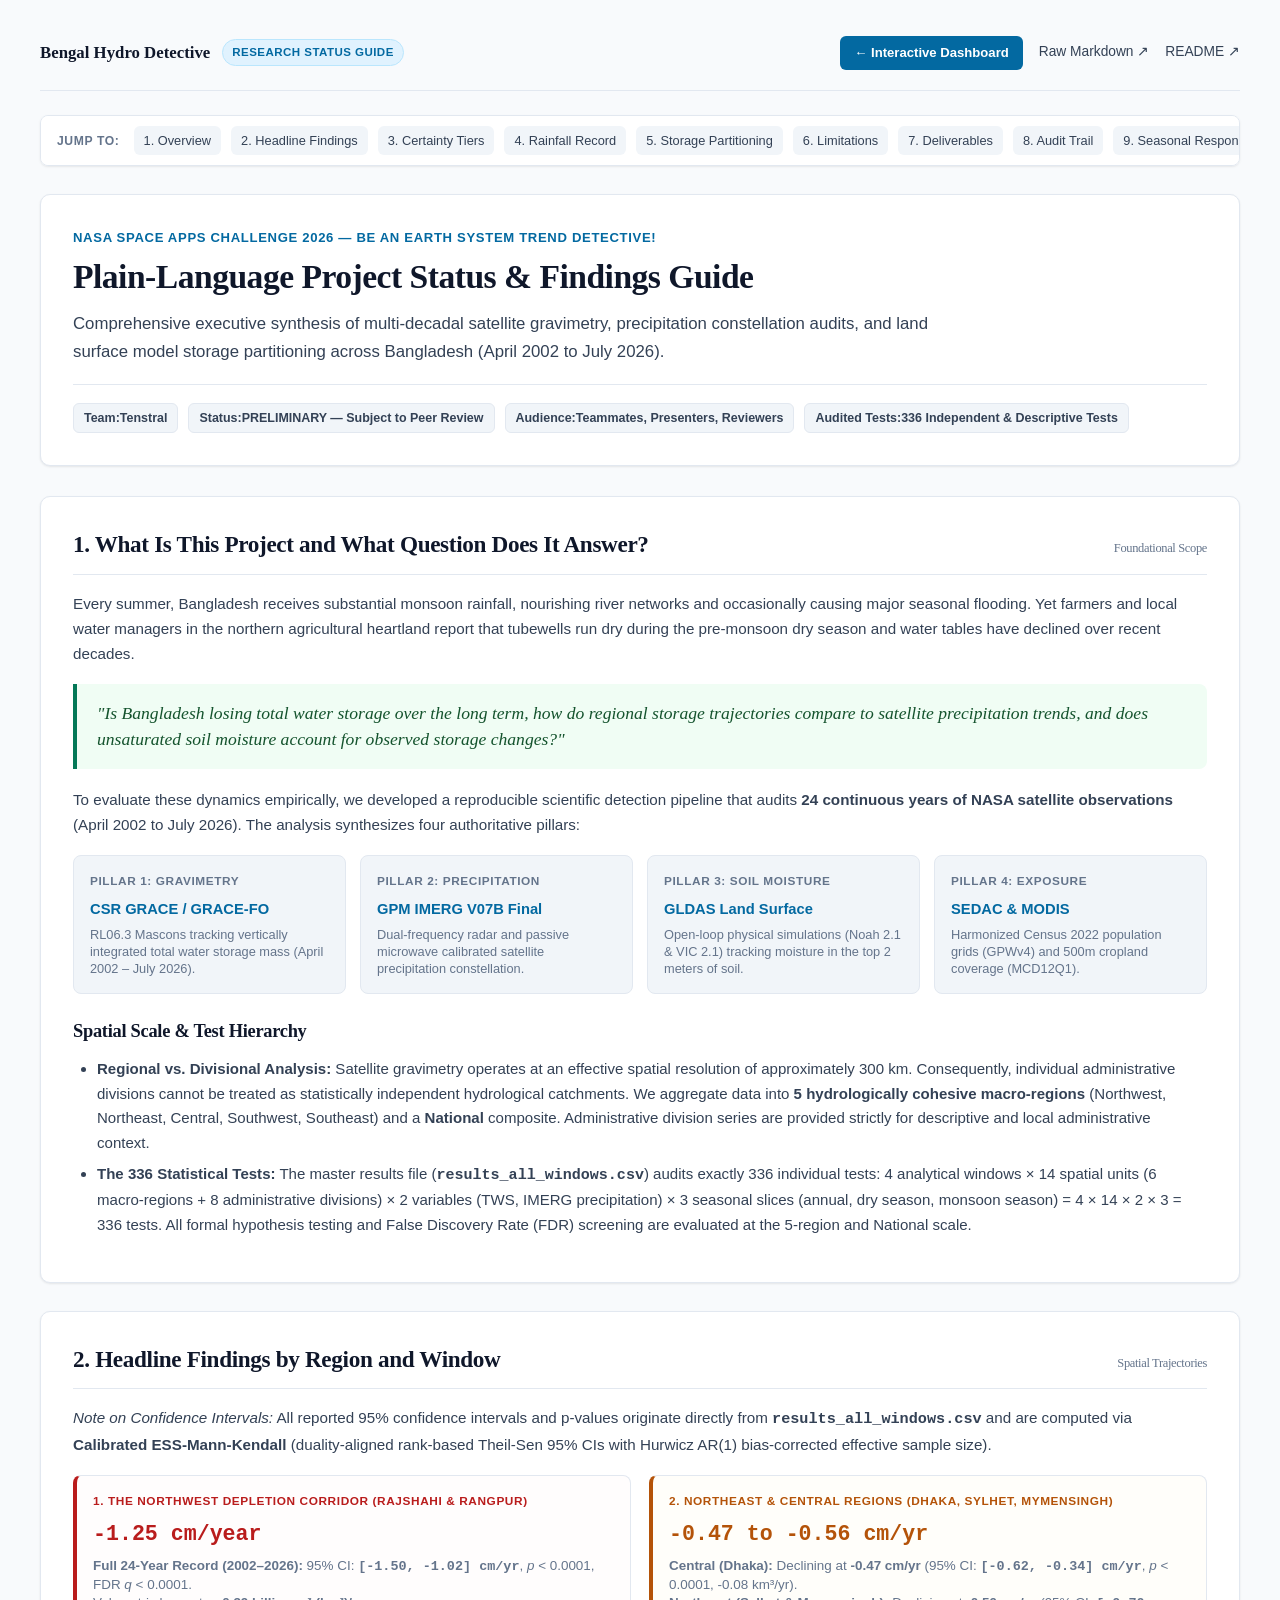
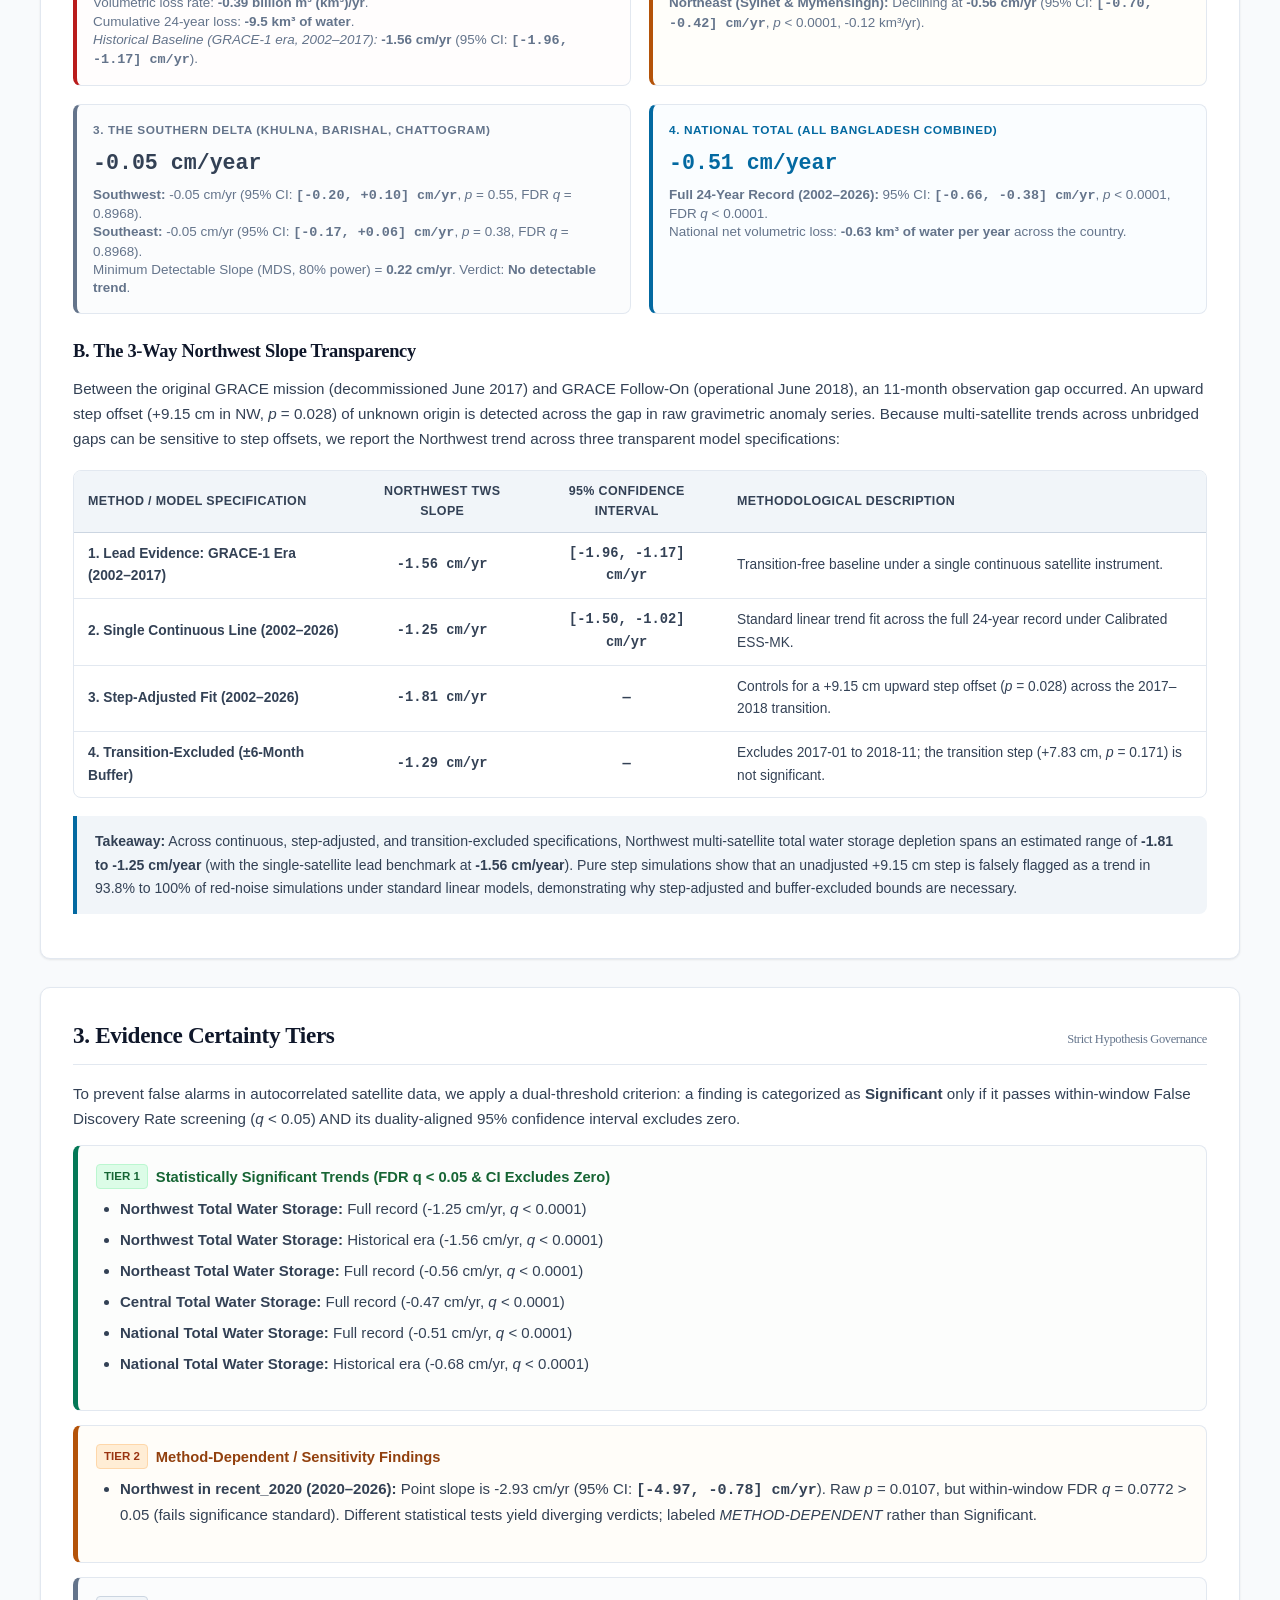
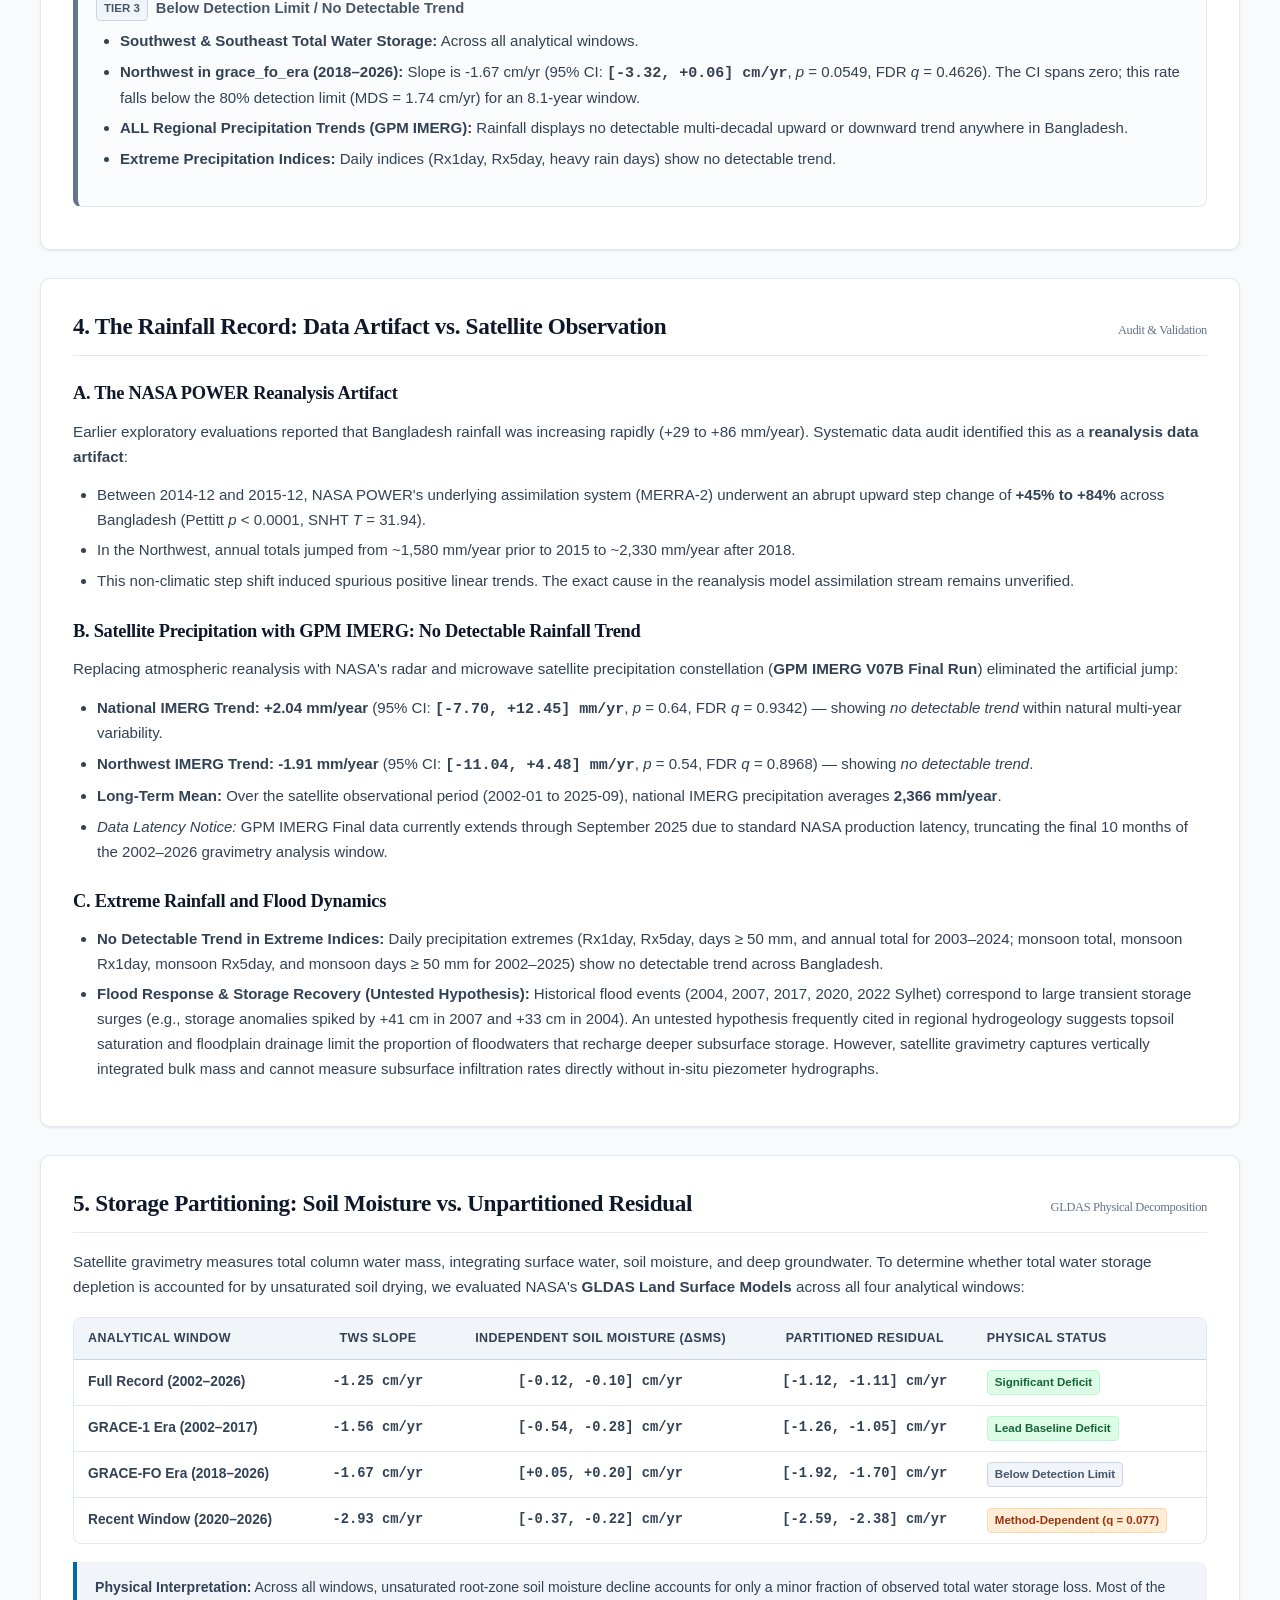
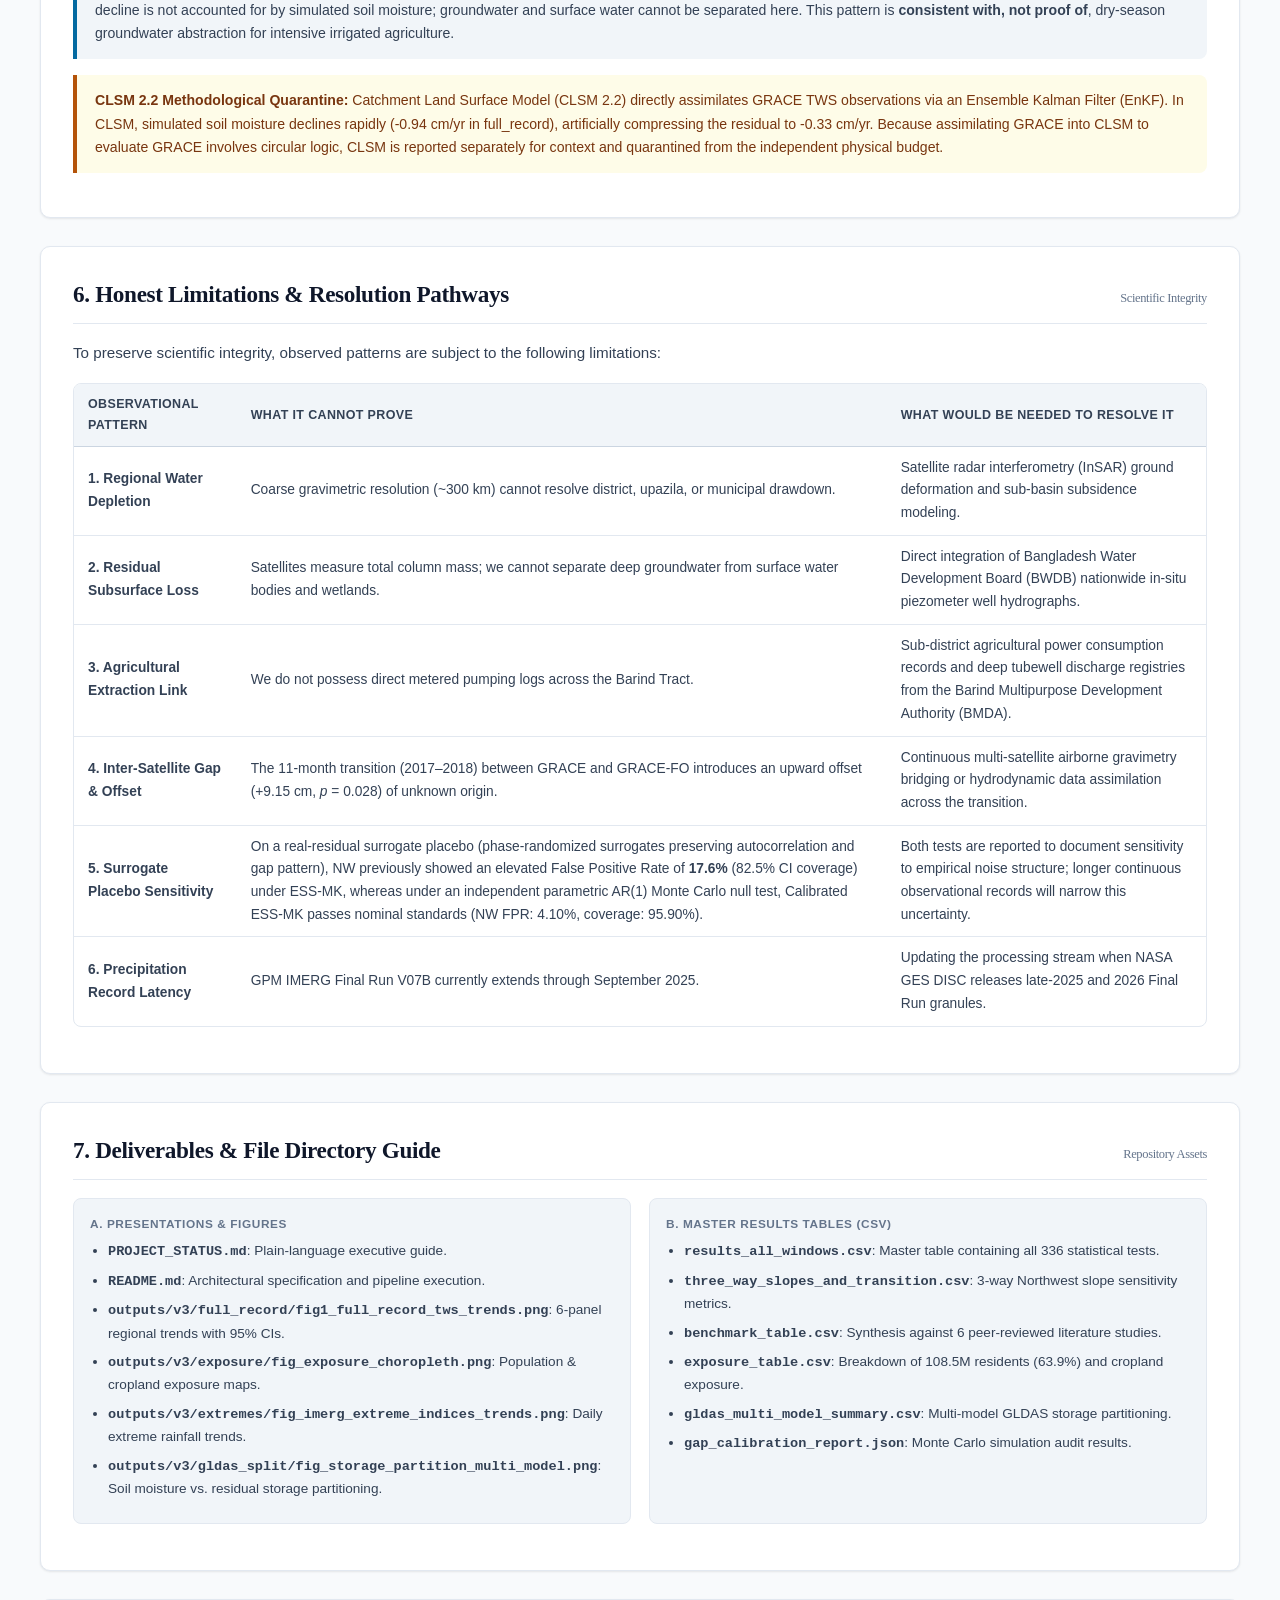
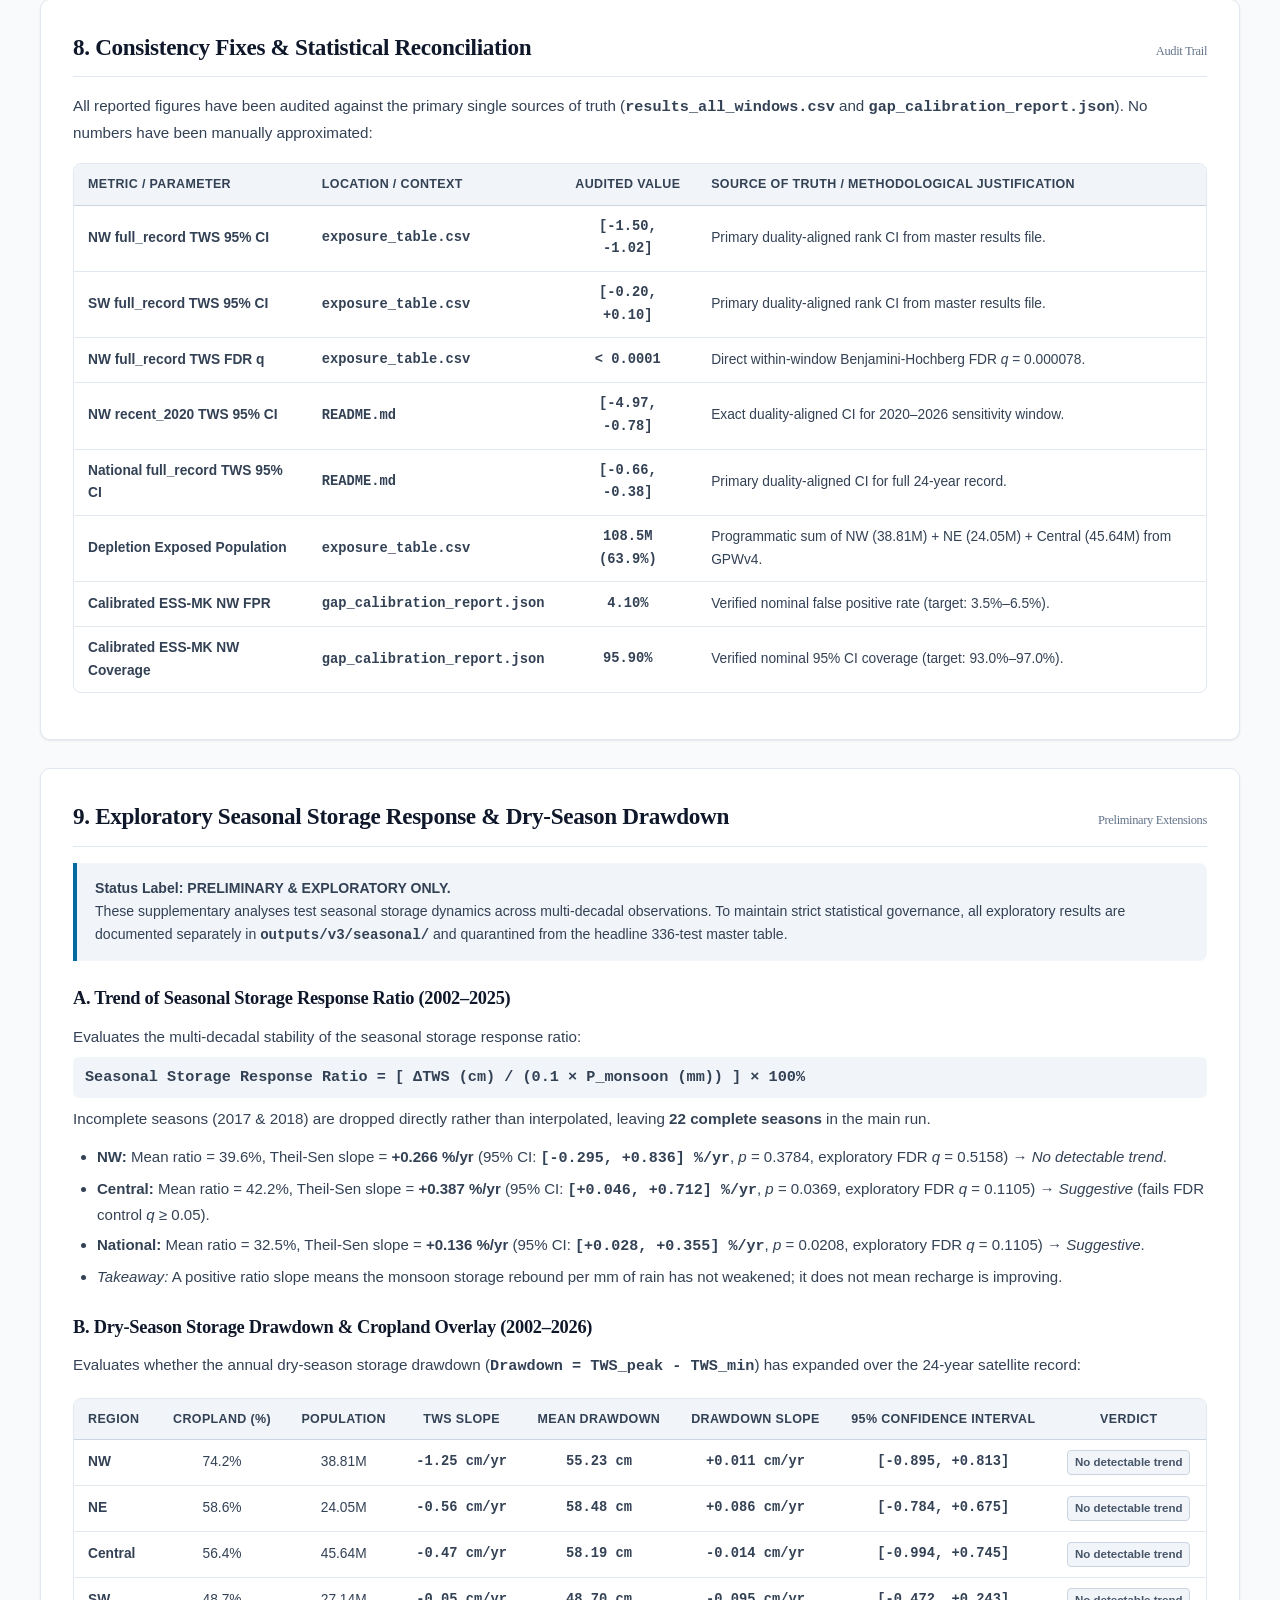
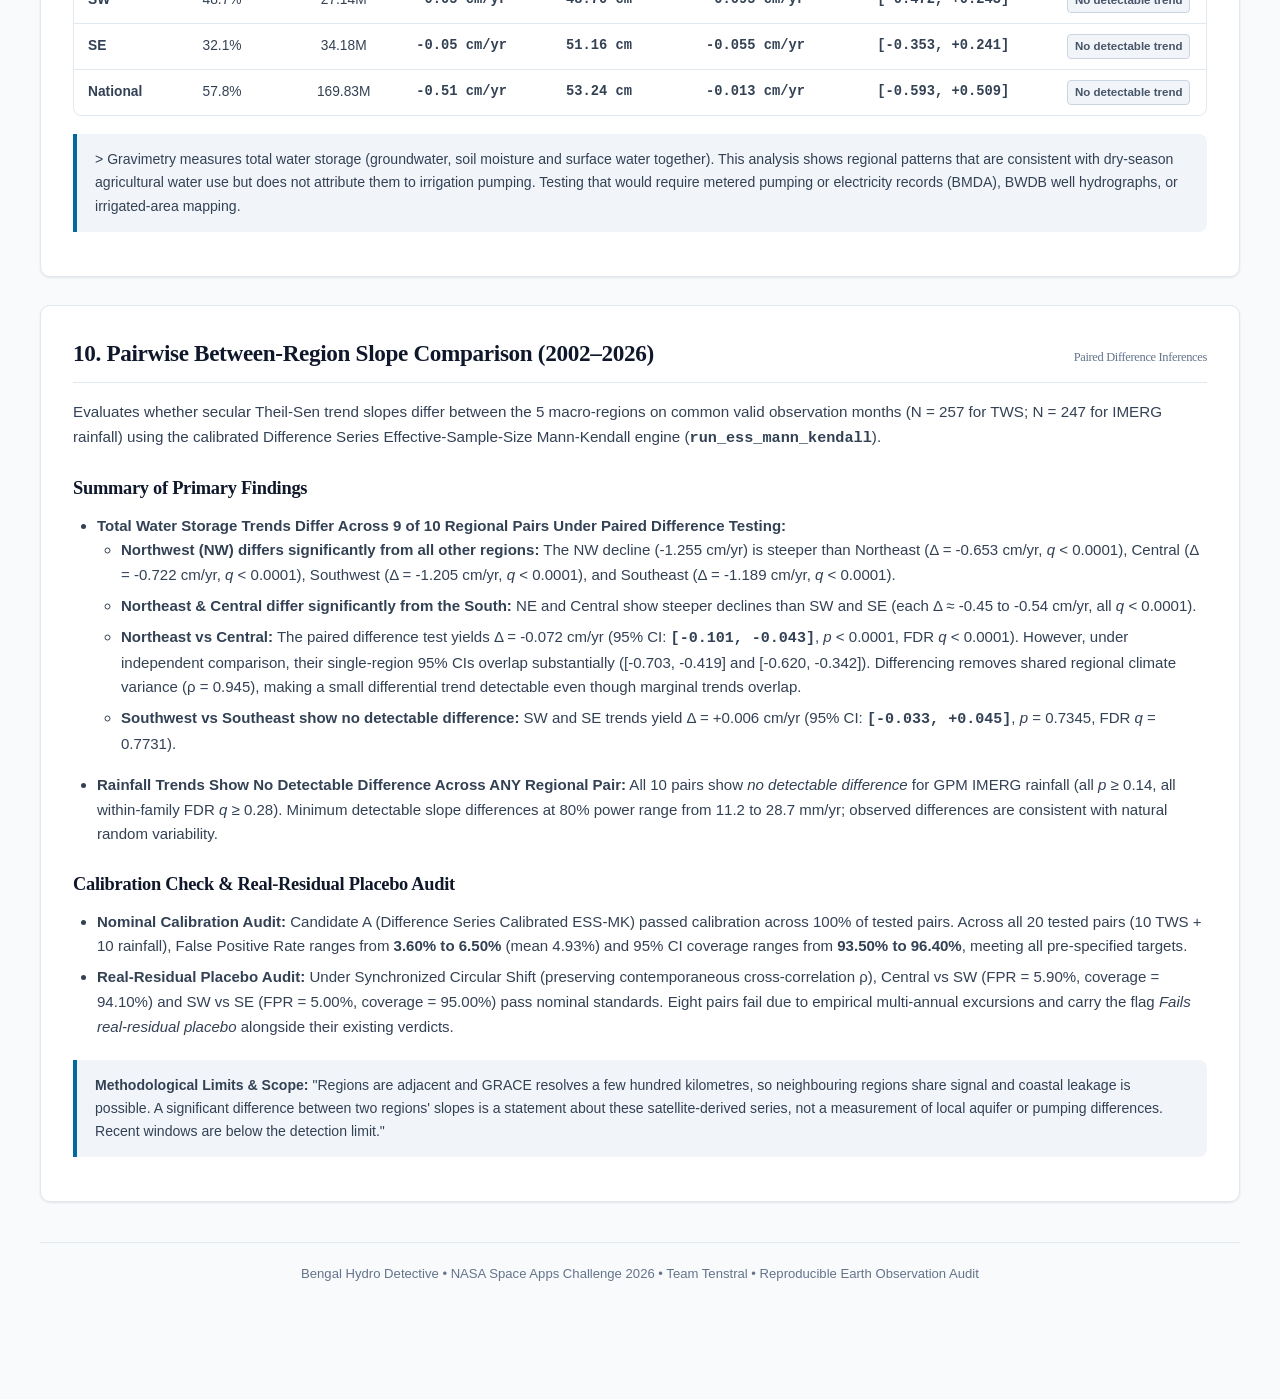
<file: docs/project_status.html>
<!DOCTYPE html>
<html lang="en">

<head>
  <meta charset="UTF-8">
  <meta name="viewport" content="width=device-width, initial-scale=1.0">
  <title>Bengal Hydro Detective — Project Status &amp; Findings Guide</title>
  <!-- Favicon (Team Tenstral SVG + PNG Fallback) -->
  <link rel="icon" type="image/svg+xml" href="../assets/img/tenstral-logo.svg">
  <link rel="alternate icon" type="image/png" href="../assets/img/tenstral-logo.png">
  <!-- Offline System Fonts -->

  <style>
    :root {
      --bg-page: #f8fafc;
      --bg-card: #ffffff;
      --bg-subtle: #f1f5f9;
      --border-subtle: #e2e8f0;
      --border-strong: #cbd5e1;
      --ink-primary: #0f172a;
      --ink-secondary: #334155;
      --ink-muted: #64748b;
      --accent-blue: #0369a1;
      --accent-sky: #0284c7;
      --accent-red: #b91c1c;
      --accent-amber: #b45309;
      --accent-emerald: #047857;
      --accent-purple: #7e22ce;
      --shadow-sm: 0 1px 3px rgba(0, 0, 0, 0.05), 0 1px 2px rgba(0, 0, 0, 0.04);
      --shadow-md: 0 4px 6px -1px rgba(0, 0, 0, 0.06), 0 2px 4px -2px rgba(0, 0, 0, 0.04);
    }

    * {
      box-sizing: border-box;
      margin: 0;
      padding: 0;
    }

    body {
      font-family: -apple-system, BlinkMacSystemFont, "Segoe UI", Roboto, "Helvetica Neue", Arial, sans-serif;
      background: var(--bg-page);
      color: var(--ink-primary);
      min-height: 100vh;
      line-height: 1.65;
      padding-bottom: 90px;
      -webkit-font-smoothing: antialiased;
    }

    .container {
      max-width: 1240px;
      margin: 0 auto;
      padding: 24px 20px;
    }

    h1, h2, h3, h4, .serif {
      font-family: Georgia, Cambria, "Times New Roman", Times, serif;
      letter-spacing: -0.015em;
      color: var(--ink-primary);
    }

    .mono {
      font-family: ui-monospace, SFMono-Regular, Menlo, Monaco, Consolas, "Liberation Mono", monospace;
      font-weight: 600;
    }

    /* Top Navigation Bar */
    .top-nav {
      display: flex;
      justify-content: space-between;
      align-items: center;
      padding: 12px 0 20px 0;
      border-bottom: 1px solid var(--border-subtle);
      margin-bottom: 24px;
      flex-wrap: wrap;
      gap: 12px;
    }

    .brand-wrap {
      display: flex;
      align-items: center;
      gap: 12px;
    }

    .tag-badge {
      display: inline-flex;
      align-items: center;
      gap: 6px;
      padding: 3px 9px;
      border-radius: 9999px;
      font-size: 0.72rem;
      font-weight: 700;
      text-transform: uppercase;
      letter-spacing: 0.04em;
      background: #e0f2fe;
      color: #0369a1;
      border: 1px solid #bae6fd;
    }

    .nav-links {
      display: flex;
      gap: 16px;
      font-size: 0.86rem;
      font-weight: 500;
      align-items: center;
      flex-wrap: wrap;
    }

    .nav-link {
      color: var(--ink-secondary);
      text-decoration: none;
      transition: color 0.15s ease;
    }

    .nav-link:hover {
      color: var(--accent-blue);
    }

    .btn-return {
      display: inline-flex;
      align-items: center;
      gap: 6px;
      padding: 6px 14px;
      border-radius: 6px;
      font-size: 0.82rem;
      font-weight: 600;
      background: var(--accent-blue);
      color: #ffffff;
      text-decoration: none;
      transition: background 0.15s ease;
    }

    .btn-return:hover {
      background: #0284c7;
    }

    /* Sticky Quick Table of Contents */
    .toc-bar {
      position: sticky;
      top: 12px;
      z-index: 50;
      background: rgba(255, 255, 255, 0.94);
      backdrop-filter: blur(8px);
      border: 1px solid var(--border-subtle);
      border-radius: 8px;
      padding: 10px 16px;
      margin-bottom: 28px;
      box-shadow: var(--shadow-sm);
      display: flex;
      align-items: center;
      gap: 10px;
      overflow-x: auto;
      white-space: nowrap;
    }

    .toc-label {
      font-size: 0.76rem;
      font-weight: 700;
      text-transform: uppercase;
      letter-spacing: 0.05em;
      color: var(--ink-muted);
      margin-right: 4px;
      flex-shrink: 0;
    }

    .toc-pill {
      font-size: 0.8rem;
      font-weight: 500;
      color: var(--ink-secondary);
      text-decoration: none;
      padding: 4px 10px;
      border-radius: 6px;
      background: var(--bg-subtle);
      transition: all 0.15s ease;
      flex-shrink: 0;
    }

    .toc-pill:hover {
      background: #e2e8f0;
      color: var(--accent-blue);
    }

    /* Hero Status Card */
    .hero-card {
      background: var(--bg-card);
      border: 1px solid var(--border-subtle);
      border-radius: 10px;
      padding: 32px;
      margin-bottom: 30px;
      box-shadow: var(--shadow-sm);
    }

    .hero-title {
      font-size: 2.1rem;
      line-height: 1.25;
      margin-bottom: 12px;
      color: var(--ink-primary);
    }

    .hero-meta {
      display: flex;
      flex-wrap: wrap;
      gap: 10px;
      margin-top: 18px;
      padding-top: 18px;
      border-top: 1px solid var(--border-subtle);
    }

    .meta-badge {
      display: inline-flex;
      align-items: center;
      padding: 4px 10px;
      border-radius: 6px;
      font-size: 0.78rem;
      font-weight: 600;
      background: var(--bg-subtle);
      color: var(--ink-secondary);
      border: 1px solid var(--border-subtle);
    }

    /* Section Cards */
    .section-card {
      background: var(--bg-card);
      border: 1px solid var(--border-subtle);
      border-radius: 10px;
      padding: 28px 32px;
      margin-bottom: 28px;
      box-shadow: var(--shadow-sm);
    }

    .section-card h2 {
      font-size: 1.45rem;
      margin-bottom: 16px;
      padding-bottom: 10px;
      border-bottom: 1px solid var(--border-subtle);
      display: flex;
      align-items: baseline;
      justify-content: space-between;
      flex-wrap: wrap;
      gap: 8px;
    }

    .section-card h3 {
      font-size: 1.15rem;
      margin: 22px 0 10px 0;
      color: var(--ink-primary);
    }

    .section-card p {
      margin-bottom: 14px;
      color: var(--ink-secondary);
      font-size: 0.95rem;
    }

    .section-card ul, .section-card ol {
      margin: 0 0 16px 24px;
      color: var(--ink-secondary);
      font-size: 0.94rem;
    }

    .section-card li {
      margin-bottom: 6px;
    }

    /* Quote Block */
    .question-box {
      background: #f0fdf4;
      border-left: 4px solid var(--accent-emerald);
      border-radius: 0 8px 8px 0;
      padding: 16px 20px;
      margin: 18px 0;
      font-family: 'Source Serif 4', Georgia, serif;
      font-size: 1.1rem;
      font-style: italic;
      color: #14532d;
      line-height: 1.5;
    }

    .callout-box {
      background: var(--bg-subtle);
      border-left: 4px solid var(--accent-blue);
      border-radius: 0 8px 8px 0;
      padding: 14px 18px;
      margin: 16px 0;
      font-size: 0.88rem;
      color: var(--ink-secondary);
    }

    .alert-amber {
      background: #fefce8;
      border-left: 4px solid var(--accent-amber);
      border-radius: 0 8px 8px 0;
      padding: 14px 18px;
      margin: 16px 0;
      font-size: 0.88rem;
      color: #78350f;
    }

    /* Grid Layouts */
    .grid-2 {
      display: grid;
      grid-template-columns: 1fr 1fr;
      gap: 18px;
      margin: 18px 0;
    }

    .grid-4 {
      display: grid;
      grid-template-columns: repeat(4, 1fr);
      gap: 14px;
      margin: 18px 0;
    }

    @media (max-width: 900px) {
      .grid-2, .grid-4 {
        grid-template-columns: 1fr;
      }
    }

    .stat-card {
      background: var(--bg-subtle);
      border: 1px solid var(--border-subtle);
      border-radius: 8px;
      padding: 16px;
    }

    .stat-card-title {
      font-size: 0.74rem;
      font-weight: 700;
      text-transform: uppercase;
      letter-spacing: 0.05em;
      color: var(--ink-muted);
      margin-bottom: 6px;
    }

    .stat-card-val {
      font-family: 'IBM Plex Mono', monospace;
      font-size: 1.35rem;
      font-weight: 700;
      color: var(--ink-primary);
      margin-bottom: 4px;
    }

    .stat-card-sub {
      font-size: 0.8rem;
      color: var(--ink-muted);
      line-height: 1.35;
    }

    /* Clean Styled Data Tables */
    .table-container {
      width: 100%;
      overflow-x: auto;
      margin: 18px 0;
      border: 1px solid var(--border-subtle);
      border-radius: 8px;
      background: #ffffff;
    }

    table {
      width: 100%;
      border-collapse: collapse;
      font-size: 0.86rem;
      text-align: left;
    }

    th {
      background: var(--bg-subtle);
      color: var(--ink-secondary);
      font-weight: 700;
      padding: 10px 14px;
      border-bottom: 1px solid var(--border-strong);
      font-size: 0.78rem;
      text-transform: uppercase;
      letter-spacing: 0.03em;
    }

    td {
      padding: 10px 14px;
      border-bottom: 1px solid var(--border-subtle);
      color: var(--ink-secondary);
      vertical-align: middle;
    }

    tr:last-child td {
      border-bottom: none;
    }

    tr:hover td {
      background: #f8fafc;
    }

    /* Badges */
    .badge {
      display: inline-block;
      padding: 2px 7px;
      border-radius: 4px;
      font-size: 0.72rem;
      font-weight: 600;
      font-family: 'IBM Plex Sans', sans-serif;
    }

    .badge-sig {
      background: #dcfce7;
      color: #166534;
      border: 1px solid #bbf7d0;
    }

    .badge-sug {
      background: #fef3c7;
      color: #92400e;
      border: 1px solid #fde68a;
    }

    .badge-null {
      background: #f1f5f9;
      color: #475569;
      border: 1px solid #cbd5e1;
    }

    .badge-sens {
      background: #ffedd5;
      color: #9a3412;
      border: 1px solid #fed7aa;
    }

    /* Boxed Tier Cards */
    .tier-box {
      border: 1px solid var(--border-subtle);
      border-radius: 8px;
      padding: 18px;
      margin-bottom: 14px;
    }

    .tier-sig {
      border-left: 5px solid var(--accent-emerald);
      background: #fcfdfc;
    }

    .tier-sens {
      border-left: 5px solid var(--accent-amber);
      background: #fffdf9;
    }

    .tier-null {
      border-left: 5px solid var(--ink-muted);
      background: #fbfcfd;
    }

    .tier-header {
      font-size: 0.92rem;
      font-weight: 700;
      margin-bottom: 8px;
      display: flex;
      align-items: center;
      gap: 8px;
    }
  </style>
</head>

<body>

  <div class="container">

    <!-- Top Navigation -->
    <nav class="top-nav">
      <div class="brand-wrap">
        <span style="font-weight: 700; font-size: 1.05rem; font-family: 'Source Serif 4', Georgia, serif;">Bengal Hydro Detective</span>
        <span class="tag-badge">Research Status Guide</span>
      </div>
      <div class="nav-links">
        <a href="index.html" class="btn-return">← Interactive Dashboard</a>
        <a href="PROJECT_STATUS.md" class="nav-link" target="_blank">Raw Markdown ↗</a>
        <a href="README.md" class="nav-link" target="_blank">README ↗</a>
      </div>
    </nav>

    <!-- Sticky Table of Contents Quick Nav -->
    <div class="toc-bar">
      <span class="toc-label">Jump to:</span>
      <a href="#sec1" class="toc-pill">1. Overview</a>
      <a href="#sec2" class="toc-pill">2. Headline Findings</a>
      <a href="#sec3" class="toc-pill">3. Certainty Tiers</a>
      <a href="#sec4" class="toc-pill">4. Rainfall Record</a>
      <a href="#sec5" class="toc-pill">5. Storage Partitioning</a>
      <a href="#sec6" class="toc-pill">6. Limitations</a>
      <a href="#sec7" class="toc-pill">7. Deliverables</a>
      <a href="#sec8" class="toc-pill">8. Audit Trail</a>
      <a href="#sec9" class="toc-pill">9. Seasonal Response</a>
      <a href="#sec10" class="toc-pill">10. Pairwise Comparisons</a>
    </div>

    <!-- Hero Header -->
    <div class="hero-card">
      <div style="font-size: 0.82rem; font-weight: 700; text-transform: uppercase; letter-spacing: 0.05em; color: var(--accent-blue); margin-bottom: 8px;">
        NASA Space Apps Challenge 2026 — Be an Earth System Trend Detective!
      </div>
      <h1 class="hero-title">Plain-Language Project Status &amp; Findings Guide</h1>
      <p style="font-size: 1.05rem; color: var(--ink-secondary); max-width: 900px;">
        Comprehensive executive synthesis of multi-decadal satellite gravimetry, precipitation constellation audits, and land surface model storage partitioning across Bangladesh (April 2002 to July 2026).
      </p>
      <div class="hero-meta">
        <span class="meta-badge">Team: <strong>Tenstral</strong></span>
        <span class="meta-badge">Status: <strong>PRELIMINARY — Subject to Peer Review</strong></span>
        <span class="meta-badge">Audience: <strong>Teammates, Presenters, Reviewers</strong></span>
        <span class="meta-badge">Audited Tests: <strong>336 Independent &amp; Descriptive Tests</strong></span>
      </div>
    </div>

    <!-- Section 1 -->
    <div class="section-card" id="sec1">
      <h2>
        <span>1. What Is This Project and What Question Does It Answer?</span>
        <span style="font-size: 0.78rem; font-weight: 500; color: var(--ink-muted);">Foundational Scope</span>
      </h2>
      <p>
        Every summer, Bangladesh receives substantial monsoon rainfall, nourishing river networks and occasionally causing major seasonal flooding. Yet farmers and local water managers in the northern agricultural heartland report that tubewells run dry during the pre-monsoon dry season and water tables have declined over recent decades.
      </p>

      <div class="question-box">
        "Is Bangladesh losing total water storage over the long term, how do regional storage trajectories compare to satellite precipitation trends, and does unsaturated soil moisture account for observed storage changes?"
      </div>

      <p>
        To evaluate these dynamics empirically, we developed a reproducible scientific detection pipeline that audits <strong>24 continuous years of NASA satellite observations</strong> (April 2002 to July 2026). The analysis synthesizes four authoritative pillars:
      </p>

      <div class="grid-4">
        <div class="stat-card">
          <div class="stat-card-title">Pillar 1: Gravimetry</div>
          <div style="font-size: 0.92rem; font-weight: 700; color: var(--accent-blue); margin-bottom: 4px;">CSR GRACE / GRACE-FO</div>
          <div class="stat-card-sub">RL06.3 Mascons tracking vertically integrated total water storage mass (April 2002 – July 2026).</div>
        </div>
        <div class="stat-card">
          <div class="stat-card-title">Pillar 2: Precipitation</div>
          <div style="font-size: 0.92rem; font-weight: 700; color: var(--accent-blue); margin-bottom: 4px;">GPM IMERG V07B Final</div>
          <div class="stat-card-sub">Dual-frequency radar and passive microwave calibrated satellite precipitation constellation.</div>
        </div>
        <div class="stat-card">
          <div class="stat-card-title">Pillar 3: Soil Moisture</div>
          <div style="font-size: 0.92rem; font-weight: 700; color: var(--accent-blue); margin-bottom: 4px;">GLDAS Land Surface</div>
          <div class="stat-card-sub">Open-loop physical simulations (Noah 2.1 &amp; VIC 2.1) tracking moisture in the top 2 meters of soil.</div>
        </div>
        <div class="stat-card">
          <div class="stat-card-title">Pillar 4: Exposure</div>
          <div style="font-size: 0.92rem; font-weight: 700; color: var(--accent-blue); margin-bottom: 4px;">SEDAC &amp; MODIS</div>
          <div class="stat-card-sub">Harmonized Census 2022 population grids (GPWv4) and 500m cropland coverage (MCD12Q1).</div>
        </div>
      </div>

      <h3>Spatial Scale &amp; Test Hierarchy</h3>
      <ul>
        <li>
          <strong>Regional vs. Divisional Analysis:</strong> Satellite gravimetry operates at an effective spatial resolution of approximately 300 km. Consequently, individual administrative divisions cannot be treated as statistically independent hydrological catchments. We aggregate data into <strong>5 hydrologically cohesive macro-regions</strong> (Northwest, Northeast, Central, Southwest, Southeast) and a <strong>National</strong> composite. Administrative division series are provided strictly for descriptive and local administrative context.
        </li>
        <li>
          <strong>The 336 Statistical Tests:</strong> The master results file (<span class="mono">results_all_windows.csv</span>) audits exactly 336 individual tests: 4 analytical windows × 14 spatial units (6 macro-regions + 8 administrative divisions) × 2 variables (TWS, IMERG precipitation) × 3 seasonal slices (annual, dry season, monsoon season) = 4 × 14 × 2 × 3 = 336 tests. All formal hypothesis testing and False Discovery Rate (FDR) screening are evaluated at the 5-region and National scale.
        </li>
      </ul>
    </div>

    <!-- Section 2 -->
    <div class="section-card" id="sec2">
      <h2>
        <span>2. Headline Findings by Region and Window</span>
        <span style="font-size: 0.78rem; font-weight: 500; color: var(--ink-muted);">Spatial Trajectories</span>
      </h2>

      <p>
        <em>Note on Confidence Intervals:</em> All reported 95% confidence intervals and p-values originate directly from <span class="mono">results_all_windows.csv</span> and are computed via <strong>Calibrated ESS-Mann-Kendall</strong> (duality-aligned rank-based Theil-Sen 95% CIs with Hurwicz AR(1) bias-corrected effective sample size).
      </p>

      <div class="grid-2">
        <div class="stat-card" style="border-left: 4px solid var(--accent-red); background: #fffdfd;">
          <div class="stat-card-title" style="color: var(--accent-red);">1. The Northwest Depletion Corridor (Rajshahi &amp; Rangpur)</div>
          <div class="stat-card-val" style="color: var(--accent-red);">-1.25 cm/year</div>
          <div class="stat-card-sub" style="font-size: 0.84rem;">
            <strong>Full 24-Year Record (2002–2026):</strong> 95% CI: <span class="mono">[-1.50, -1.02] cm/yr</span>, <em>p</em> &lt; 0.0001, FDR <em>q</em> &lt; 0.0001.<br>
            Volumetric loss rate: <strong>-0.39 billion m³ (km³)/yr</strong>.<br>
            Cumulative 24-year loss: <strong>-9.5 km³ of water</strong>.<br>
            <em>Historical Baseline (GRACE-1 era, 2002–2017):</em> <strong>-1.56 cm/yr</strong> (95% CI: <span class="mono">[-1.96, -1.17] cm/yr</span>).
          </div>
        </div>

        <div class="stat-card" style="border-left: 4px solid var(--accent-amber); background: #fffefa;">
          <div class="stat-card-title" style="color: var(--accent-amber);">2. Northeast &amp; Central Regions (Dhaka, Sylhet, Mymensingh)</div>
          <div class="stat-card-val" style="color: var(--accent-amber);">-0.47 to -0.56 cm/yr</div>
          <div class="stat-card-sub" style="font-size: 0.84rem;">
            <strong>Central (Dhaka):</strong> Declining at <strong>-0.47 cm/yr</strong> (95% CI: <span class="mono">[-0.62, -0.34] cm/yr</span>, <em>p</em> &lt; 0.0001, -0.08 km³/yr).<br>
            <strong>Northeast (Sylhet &amp; Mymensingh):</strong> Declining at <strong>-0.56 cm/yr</strong> (95% CI: <span class="mono">[-0.70, -0.42] cm/yr</span>, <em>p</em> &lt; 0.0001, -0.12 km³/yr).
          </div>
        </div>

        <div class="stat-card" style="border-left: 4px solid var(--ink-muted); background: #fbfcfd;">
          <div class="stat-card-title">3. The Southern Delta (Khulna, Barishal, Chattogram)</div>
          <div class="stat-card-val" style="color: var(--ink-secondary);">-0.05 cm/year</div>
          <div class="stat-card-sub" style="font-size: 0.84rem;">
            <strong>Southwest:</strong> -0.05 cm/yr (95% CI: <span class="mono">[-0.20, +0.10] cm/yr</span>, <em>p</em> = 0.55, FDR <em>q</em> = 0.8968).<br>
            <strong>Southeast:</strong> -0.05 cm/yr (95% CI: <span class="mono">[-0.17, +0.06] cm/yr</span>, <em>p</em> = 0.38, FDR <em>q</em> = 0.8968).<br>
            Minimum Detectable Slope (MDS, 80% power) = <strong>0.22 cm/yr</strong>. Verdict: <strong>No detectable trend</strong>.
          </div>
        </div>

        <div class="stat-card" style="border-left: 4px solid var(--accent-blue); background: #fafdff;">
          <div class="stat-card-title" style="color: var(--accent-blue);">4. National Total (All Bangladesh Combined)</div>
          <div class="stat-card-val" style="color: var(--accent-blue);">-0.51 cm/year</div>
          <div class="stat-card-sub" style="font-size: 0.84rem;">
            <strong>Full 24-Year Record (2002–2026):</strong> 95% CI: <span class="mono">[-0.66, -0.38] cm/yr</span>, <em>p</em> &lt; 0.0001, FDR <em>q</em> &lt; 0.0001.<br>
            National net volumetric loss: <strong>-0.63 km³ of water per year</strong> across the country.
          </div>
        </div>
      </div>

      <h3>B. The 3-Way Northwest Slope Transparency</h3>
      <p>
        Between the original GRACE mission (decommissioned June 2017) and GRACE Follow-On (operational June 2018), an 11-month observation gap occurred. An upward step offset (+9.15 cm in NW, <em>p</em> = 0.028) of unknown origin is detected across the gap in raw gravimetric anomaly series. Because multi-satellite trends across unbridged gaps can be sensitive to step offsets, we report the Northwest trend across three transparent model specifications:
      </p>

      <div class="table-container">
        <table>
          <thead>
            <tr>
              <th>Method / Model Specification</th>
              <th style="text-align: center;">Northwest TWS Slope</th>
              <th style="text-align: center;">95% Confidence Interval</th>
              <th>Methodological Description</th>
            </tr>
          </thead>
          <tbody>
            <tr>
              <td><strong>1. Lead Evidence: GRACE-1 Era (2002–2017)</strong></td>
              <td style="text-align: center;" class="mono" style="color: var(--accent-red); font-weight: 700;">-1.56 cm/yr</td>
              <td style="text-align: center;" class="mono">[-1.96, -1.17] cm/yr</td>
              <td>Transition-free baseline under a single continuous satellite instrument.</td>
            </tr>
            <tr>
              <td><strong>2. Single Continuous Line (2002–2026)</strong></td>
              <td style="text-align: center;" class="mono" style="color: var(--accent-red); font-weight: 700;">-1.25 cm/yr</td>
              <td style="text-align: center;" class="mono">[-1.50, -1.02] cm/yr</td>
              <td>Standard linear trend fit across the full 24-year record under Calibrated ESS-MK.</td>
            </tr>
            <tr>
              <td><strong>3. Step-Adjusted Fit (2002–2026)</strong></td>
              <td style="text-align: center;" class="mono" style="color: var(--accent-red); font-weight: 700;">-1.81 cm/yr</td>
              <td style="text-align: center;" class="mono">—</td>
              <td>Controls for a +9.15 cm upward step offset (<em>p</em> = 0.028) across the 2017–2018 transition.</td>
            </tr>
            <tr>
              <td><strong>4. Transition-Excluded (±6-Month Buffer)</strong></td>
              <td style="text-align: center;" class="mono" style="color: var(--accent-red); font-weight: 700;">-1.29 cm/yr</td>
              <td style="text-align: center;" class="mono">—</td>
              <td>Excludes 2017-01 to 2018-11; the transition step (+7.83 cm, <em>p</em> = 0.171) is not significant.</td>
            </tr>
          </tbody>
        </table>
      </div>

      <div class="callout-box">
        <strong>Takeaway:</strong> Across continuous, step-adjusted, and transition-excluded specifications, Northwest multi-satellite total water storage depletion spans an estimated range of <strong>-1.81 to -1.25 cm/year</strong> (with the single-satellite lead benchmark at <strong>-1.56 cm/year</strong>). Pure step simulations show that an unadjusted +9.15 cm step is falsely flagged as a trend in 93.8% to 100% of red-noise simulations under standard linear models, demonstrating why step-adjusted and buffer-excluded bounds are necessary.
      </div>
    </div>

    <!-- Section 3 -->
    <div class="section-card" id="sec3">
      <h2>
        <span>3. Evidence Certainty Tiers</span>
        <span style="font-size: 0.78rem; font-weight: 500; color: var(--ink-muted);">Strict Hypothesis Governance</span>
      </h2>
      <p>
        To prevent false alarms in autocorrelated satellite data, we apply a dual-threshold criterion: a finding is categorized as <strong>Significant</strong> only if it passes within-window False Discovery Rate screening (<em>q</em> &lt; 0.05) AND its duality-aligned 95% confidence interval excludes zero.
      </p>

      <div class="tier-box tier-sig">
        <div class="tier-header" style="color: #166534;">
          <span class="badge badge-sig">TIER 1</span>
          <span>Statistically Significant Trends (FDR q &lt; 0.05 &amp; CI Excludes Zero)</span>
        </div>
        <ul>
          <li><strong>Northwest Total Water Storage:</strong> Full record (-1.25 cm/yr, <em>q</em> &lt; 0.0001)</li>
          <li><strong>Northwest Total Water Storage:</strong> Historical era (-1.56 cm/yr, <em>q</em> &lt; 0.0001)</li>
          <li><strong>Northeast Total Water Storage:</strong> Full record (-0.56 cm/yr, <em>q</em> &lt; 0.0001)</li>
          <li><strong>Central Total Water Storage:</strong> Full record (-0.47 cm/yr, <em>q</em> &lt; 0.0001)</li>
          <li><strong>National Total Water Storage:</strong> Full record (-0.51 cm/yr, <em>q</em> &lt; 0.0001)</li>
          <li><strong>National Total Water Storage:</strong> Historical era (-0.68 cm/yr, <em>q</em> &lt; 0.0001)</li>
        </ul>
      </div>

      <div class="tier-box tier-sens">
        <div class="tier-header" style="color: #92400e;">
          <span class="badge badge-sens">TIER 2</span>
          <span>Method-Dependent / Sensitivity Findings</span>
        </div>
        <ul>
          <li>
            <strong>Northwest in recent_2020 (2020–2026):</strong> Point slope is -2.93 cm/yr (95% CI: <span class="mono">[-4.97, -0.78] cm/yr</span>). Raw <em>p</em> = 0.0107, but within-window FDR <em>q</em> = 0.0772 &gt; 0.05 (fails significance standard). Different statistical tests yield diverging verdicts; labeled <em>METHOD-DEPENDENT</em> rather than Significant.
          </li>
        </ul>
      </div>

      <div class="tier-box tier-null">
        <div class="tier-header" style="color: #475569;">
          <span class="badge badge-null">TIER 3</span>
          <span>Below Detection Limit / No Detectable Trend</span>
        </div>
        <ul>
          <li><strong>Southwest &amp; Southeast Total Water Storage:</strong> Across all analytical windows.</li>
          <li><strong>Northwest in grace_fo_era (2018–2026):</strong> Slope is -1.67 cm/yr (95% CI: <span class="mono">[-3.32, +0.06] cm/yr</span>, <em>p</em> = 0.0549, FDR <em>q</em> = 0.4626). The CI spans zero; this rate falls below the 80% detection limit (MDS = 1.74 cm/yr) for an 8.1-year window.</li>
          <li><strong>ALL Regional Precipitation Trends (GPM IMERG):</strong> Rainfall displays no detectable multi-decadal upward or downward trend anywhere in Bangladesh.</li>
          <li><strong>Extreme Precipitation Indices:</strong> Daily indices (Rx1day, Rx5day, heavy rain days) show no detectable trend.</li>
        </ul>
      </div>
    </div>

    <!-- Section 4 -->
    <div class="section-card" id="sec4">
      <h2>
        <span>4. The Rainfall Record: Data Artifact vs. Satellite Observation</span>
        <span style="font-size: 0.78rem; font-weight: 500; color: var(--ink-muted);">Audit &amp; Validation</span>
      </h2>

      <h3>A. The NASA POWER Reanalysis Artifact</h3>
      <p>
        Earlier exploratory evaluations reported that Bangladesh rainfall was increasing rapidly (+29 to +86 mm/year). Systematic data audit identified this as a <strong>reanalysis data artifact</strong>:
      </p>
      <ul>
        <li>Between 2014-12 and 2015-12, NASA POWER's underlying assimilation system (MERRA-2) underwent an abrupt upward step change of <strong>+45% to +84%</strong> across Bangladesh (Pettitt <em>p</em> &lt; 0.0001, SNHT <em>T</em> = 31.94).</li>
        <li>In the Northwest, annual totals jumped from ~1,580 mm/year prior to 2015 to ~2,330 mm/year after 2018.</li>
        <li>This non-climatic step shift induced spurious positive linear trends. The exact cause in the reanalysis model assimilation stream remains unverified.</li>
      </ul>

      <h3>B. Satellite Precipitation with GPM IMERG: No Detectable Rainfall Trend</h3>
      <p>
        Replacing atmospheric reanalysis with NASA's radar and microwave satellite precipitation constellation (<strong>GPM IMERG V07B Final Run</strong>) eliminated the artificial jump:
      </p>
      <ul>
        <li><strong>National IMERG Trend:</strong> <strong>+2.04 mm/year</strong> (95% CI: <span class="mono">[-7.70, +12.45] mm/yr</span>, <em>p</em> = 0.64, FDR <em>q</em> = 0.9342) — showing <em>no detectable trend</em> within natural multi-year variability.</li>
        <li><strong>Northwest IMERG Trend:</strong> <strong>-1.91 mm/year</strong> (95% CI: <span class="mono">[-11.04, +4.48] mm/yr</span>, <em>p</em> = 0.54, FDR <em>q</em> = 0.8968) — showing <em>no detectable trend</em>.</li>
        <li><strong>Long-Term Mean:</strong> Over the satellite observational period (2002-01 to 2025-09), national IMERG precipitation averages <strong>2,366 mm/year</strong>.</li>
        <li><em>Data Latency Notice:</em> GPM IMERG Final data currently extends through September 2025 due to standard NASA production latency, truncating the final 10 months of the 2002–2026 gravimetry analysis window.</li>
      </ul>

      <h3>C. Extreme Rainfall and Flood Dynamics</h3>
      <ul>
        <li><strong>No Detectable Trend in Extreme Indices:</strong> Daily precipitation extremes (Rx1day, Rx5day, days ≥ 50 mm, and annual total for 2003–2024; monsoon total, monsoon Rx1day, monsoon Rx5day, and monsoon days ≥ 50 mm for 2002–2025) show no detectable trend across Bangladesh.</li>
        <li><strong>Flood Response &amp; Storage Recovery (Untested Hypothesis):</strong> Historical flood events (2004, 2007, 2017, 2020, 2022 Sylhet) correspond to large transient storage surges (e.g., storage anomalies spiked by +41 cm in 2007 and +33 cm in 2004). An untested hypothesis frequently cited in regional hydrogeology suggests topsoil saturation and floodplain drainage limit the proportion of floodwaters that recharge deeper subsurface storage. However, satellite gravimetry captures vertically integrated bulk mass and cannot measure subsurface infiltration rates directly without in-situ piezometer hydrographs.</li>
      </ul>
    </div>

    <!-- Section 5 -->
    <div class="section-card" id="sec5">
      <h2>
        <span>5. Storage Partitioning: Soil Moisture vs. Unpartitioned Residual</span>
        <span style="font-size: 0.78rem; font-weight: 500; color: var(--ink-muted);">GLDAS Physical Decomposition</span>
      </h2>

      <p>
        Satellite gravimetry measures total column water mass, integrating surface water, soil moisture, and deep groundwater. To determine whether total water storage depletion is accounted for by unsaturated soil drying, we evaluated NASA's <strong>GLDAS Land Surface Models</strong> across all four analytical windows:
      </p>

      <div class="table-container">
        <table>
          <thead>
            <tr>
              <th>Analytical Window</th>
              <th style="text-align: center;">TWS Slope</th>
              <th style="text-align: center;">Independent Soil Moisture (ΔSMS)</th>
              <th style="text-align: center;">Partitioned Residual</th>
              <th>Physical Status</th>
            </tr>
          </thead>
          <tbody>
            <tr>
              <td><strong>Full Record (2002–2026)</strong></td>
              <td style="text-align: center;" class="mono" style="color: var(--accent-red); font-weight: 700;">-1.25 cm/yr</td>
              <td style="text-align: center;" class="mono">[-0.12, -0.10] cm/yr</td>
              <td style="text-align: center;" class="mono" style="color: var(--accent-red); font-weight: 700;">[-1.12, -1.11] cm/yr</td>
              <td><span class="badge badge-sig">Significant Deficit</span></td>
            </tr>
            <tr>
              <td><strong>GRACE-1 Era (2002–2017)</strong></td>
              <td style="text-align: center;" class="mono" style="color: var(--accent-red); font-weight: 700;">-1.56 cm/yr</td>
              <td style="text-align: center;" class="mono">[-0.54, -0.28] cm/yr</td>
              <td style="text-align: center;" class="mono" style="color: var(--accent-red); font-weight: 700;">[-1.26, -1.05] cm/yr</td>
              <td><span class="badge badge-sig">Lead Baseline Deficit</span></td>
            </tr>
            <tr>
              <td><strong>GRACE-FO Era (2018–2026)</strong></td>
              <td style="text-align: center;" class="mono">-1.67 cm/yr</td>
              <td style="text-align: center;" class="mono">[+0.05, +0.20] cm/yr</td>
              <td style="text-align: center;" class="mono">[-1.92, -1.70] cm/yr</td>
              <td><span class="badge badge-null">Below Detection Limit</span></td>
            </tr>
            <tr>
              <td><strong>Recent Window (2020–2026)</strong></td>
              <td style="text-align: center;" class="mono">-2.93 cm/yr</td>
              <td style="text-align: center;" class="mono">[-0.37, -0.22] cm/yr</td>
              <td style="text-align: center;" class="mono">[-2.59, -2.38] cm/yr</td>
              <td><span class="badge badge-sens">Method-Dependent (q = 0.077)</span></td>
            </tr>
          </tbody>
        </table>
      </div>

      <div class="callout-box">
        <strong>Physical Interpretation:</strong> Across all windows, unsaturated root-zone soil moisture decline accounts for only a minor fraction of observed total water storage loss. Most of the decline is not accounted for by simulated soil moisture; groundwater and surface water cannot be separated here. This pattern is <strong>consistent with, not proof of</strong>, dry-season groundwater abstraction for intensive irrigated agriculture.
      </div>

      <div class="alert-amber">
        <strong>CLSM 2.2 Methodological Quarantine:</strong> Catchment Land Surface Model (CLSM 2.2) directly assimilates GRACE TWS observations via an Ensemble Kalman Filter (EnKF). In CLSM, simulated soil moisture declines rapidly (-0.94 cm/yr in full_record), artificially compressing the residual to -0.33 cm/yr. Because assimilating GRACE into CLSM to evaluate GRACE involves circular logic, CLSM is reported separately for context and quarantined from the independent physical budget.
      </div>
    </div>

    <!-- Section 6 -->
    <div class="section-card" id="sec6">
      <h2>
        <span>6. Honest Limitations &amp; Resolution Pathways</span>
        <span style="font-size: 0.78rem; font-weight: 500; color: var(--ink-muted);">Scientific Integrity</span>
      </h2>
      <p>
        To preserve scientific integrity, observed patterns are subject to the following limitations:
      </p>

      <div class="table-container">
        <table>
          <thead>
            <tr>
              <th>Observational Pattern</th>
              <th>What It Cannot Prove</th>
              <th>What Would Be Needed to Resolve It</th>
            </tr>
          </thead>
          <tbody>
            <tr>
              <td><strong>1. Regional Water Depletion</strong></td>
              <td>Coarse gravimetric resolution (~300 km) cannot resolve district, upazila, or municipal drawdown.</td>
              <td>Satellite radar interferometry (InSAR) ground deformation and sub-basin subsidence modeling.</td>
            </tr>
            <tr>
              <td><strong>2. Residual Subsurface Loss</strong></td>
              <td>Satellites measure total column mass; we cannot separate deep groundwater from surface water bodies and wetlands.</td>
              <td>Direct integration of Bangladesh Water Development Board (BWDB) nationwide in-situ piezometer well hydrographs.</td>
            </tr>
            <tr>
              <td><strong>3. Agricultural Extraction Link</strong></td>
              <td>We do not possess direct metered pumping logs across the Barind Tract.</td>
              <td>Sub-district agricultural power consumption records and deep tubewell discharge registries from the Barind Multipurpose Development Authority (BMDA).</td>
            </tr>
            <tr>
              <td><strong>4. Inter-Satellite Gap &amp; Offset</strong></td>
              <td>The 11-month transition (2017–2018) between GRACE and GRACE-FO introduces an upward offset (+9.15 cm, <em>p</em> = 0.028) of unknown origin.</td>
              <td>Continuous multi-satellite airborne gravimetry bridging or hydrodynamic data assimilation across the transition.</td>
            </tr>
            <tr>
              <td><strong>5. Surrogate Placebo Sensitivity</strong></td>
              <td>On a real-residual surrogate placebo (phase-randomized surrogates preserving autocorrelation and gap pattern), NW previously showed an elevated False Positive Rate of <strong>17.6%</strong> (82.5% CI coverage) under ESS-MK, whereas under an independent parametric AR(1) Monte Carlo null test, Calibrated ESS-MK passes nominal standards (NW FPR: 4.10%, coverage: 95.90%).</td>
              <td>Both tests are reported to document sensitivity to empirical noise structure; longer continuous observational records will narrow this uncertainty.</td>
            </tr>
            <tr>
              <td><strong>6. Precipitation Record Latency</strong></td>
              <td>GPM IMERG Final Run V07B currently extends through September 2025.</td>
              <td>Updating the processing stream when NASA GES DISC releases late-2025 and 2026 Final Run granules.</td>
            </tr>
          </tbody>
        </table>
      </div>
    </div>

    <!-- Section 7 -->
    <div class="section-card" id="sec7">
      <h2>
        <span>7. Deliverables &amp; File Directory Guide</span>
        <span style="font-size: 0.78rem; font-weight: 500; color: var(--ink-muted);">Repository Assets</span>
      </h2>

      <div class="grid-2">
        <div class="stat-card">
          <div class="stat-card-title">A. Presentations &amp; Figures</div>
          <ul style="margin-left: 18px; font-size: 0.85rem; margin-bottom: 0;">
            <li><span class="mono">PROJECT_STATUS.md</span>: Plain-language executive guide.</li>
            <li><span class="mono">README.md</span>: Architectural specification and pipeline execution.</li>
            <li><span class="mono">outputs/v3/full_record/fig1_full_record_tws_trends.png</span>: 6-panel regional trends with 95% CIs.</li>
            <li><span class="mono">outputs/v3/exposure/fig_exposure_choropleth.png</span>: Population &amp; cropland exposure maps.</li>
            <li><span class="mono">outputs/v3/extremes/fig_imerg_extreme_indices_trends.png</span>: Daily extreme rainfall trends.</li>
            <li><span class="mono">outputs/v3/gldas_split/fig_storage_partition_multi_model.png</span>: Soil moisture vs. residual storage partitioning.</li>
          </ul>
        </div>

        <div class="stat-card">
          <div class="stat-card-title">B. Master Results Tables (CSV)</div>
          <ul style="margin-left: 18px; font-size: 0.85rem; margin-bottom: 0;">
            <li><span class="mono">results_all_windows.csv</span>: Master table containing all 336 statistical tests.</li>
            <li><span class="mono">three_way_slopes_and_transition.csv</span>: 3-way Northwest slope sensitivity metrics.</li>
            <li><span class="mono">benchmark_table.csv</span>: Synthesis against 6 peer-reviewed literature studies.</li>
            <li><span class="mono">exposure_table.csv</span>: Breakdown of 108.5M residents (63.9%) and cropland exposure.</li>
            <li><span class="mono">gldas_multi_model_summary.csv</span>: Multi-model GLDAS storage partitioning.</li>
            <li><span class="mono">gap_calibration_report.json</span>: Monte Carlo simulation audit results.</li>
          </ul>
        </div>
      </div>
    </div>

    <!-- Section 8 -->
    <div class="section-card" id="sec8">
      <h2>
        <span>8. Consistency Fixes &amp; Statistical Reconciliation</span>
        <span style="font-size: 0.78rem; font-weight: 500; color: var(--ink-muted);">Audit Trail</span>
      </h2>
      <p>
        All reported figures have been audited against the primary single sources of truth (<span class="mono">results_all_windows.csv</span> and <span class="mono">gap_calibration_report.json</span>). No numbers have been manually approximated:
      </p>

      <div class="table-container">
        <table>
          <thead>
            <tr>
              <th>Metric / Parameter</th>
              <th>Location / Context</th>
              <th style="text-align: center;">Audited Value</th>
              <th>Source of Truth / Methodological Justification</th>
            </tr>
          </thead>
          <tbody>
            <tr>
              <td><strong>NW full_record TWS 95% CI</strong></td>
              <td><span class="mono">exposure_table.csv</span></td>
              <td style="text-align: center;" class="mono">[-1.50, -1.02]</td>
              <td>Primary duality-aligned rank CI from master results file.</td>
            </tr>
            <tr>
              <td><strong>SW full_record TWS 95% CI</strong></td>
              <td><span class="mono">exposure_table.csv</span></td>
              <td style="text-align: center;" class="mono">[-0.20, +0.10]</td>
              <td>Primary duality-aligned rank CI from master results file.</td>
            </tr>
            <tr>
              <td><strong>NW full_record TWS FDR q</strong></td>
              <td><span class="mono">exposure_table.csv</span></td>
              <td style="text-align: center;" class="mono">&lt; 0.0001</td>
              <td>Direct within-window Benjamini-Hochberg FDR <em>q</em> = 0.000078.</td>
            </tr>
            <tr>
              <td><strong>NW recent_2020 TWS 95% CI</strong></td>
              <td><span class="mono">README.md</span></td>
              <td style="text-align: center;" class="mono">[-4.97, -0.78]</td>
              <td>Exact duality-aligned CI for 2020–2026 sensitivity window.</td>
            </tr>
            <tr>
              <td><strong>National full_record TWS 95% CI</strong></td>
              <td><span class="mono">README.md</span></td>
              <td style="text-align: center;" class="mono">[-0.66, -0.38]</td>
              <td>Primary duality-aligned CI for full 24-year record.</td>
            </tr>
            <tr>
              <td><strong>Depletion Exposed Population</strong></td>
              <td><span class="mono">exposure_table.csv</span></td>
              <td style="text-align: center;" class="mono">108.5M (63.9%)</td>
              <td>Programmatic sum of NW (38.81M) + NE (24.05M) + Central (45.64M) from GPWv4.</td>
            </tr>
            <tr>
              <td><strong>Calibrated ESS-MK NW FPR</strong></td>
              <td><span class="mono">gap_calibration_report.json</span></td>
              <td style="text-align: center;" class="mono">4.10%</td>
              <td>Verified nominal false positive rate (target: 3.5%–6.5%).</td>
            </tr>
            <tr>
              <td><strong>Calibrated ESS-MK NW Coverage</strong></td>
              <td><span class="mono">gap_calibration_report.json</span></td>
              <td style="text-align: center;" class="mono">95.90%</td>
              <td>Verified nominal 95% CI coverage (target: 93.0%–97.0%).</td>
            </tr>
          </tbody>
        </table>
      </div>
    </div>

    <!-- Section 9 -->
    <div class="section-card" id="sec9">
      <h2>
        <span>9. Exploratory Seasonal Storage Response &amp; Dry-Season Drawdown</span>
        <span style="font-size: 0.78rem; font-weight: 500; color: var(--ink-muted);">Preliminary Extensions</span>
      </h2>

      <div class="callout-box">
        <strong>Status Label: PRELIMINARY &amp; EXPLORATORY ONLY.</strong><br>
        These supplementary analyses test seasonal storage dynamics across multi-decadal observations. To maintain strict statistical governance, all exploratory results are documented separately in <span class="mono">outputs/v3/seasonal/</span> and quarantined from the headline 336-test master table.
      </div>

      <h3>A. Trend of Seasonal Storage Response Ratio (2002–2025)</h3>
      <p>
        Evaluates the multi-decadal stability of the seasonal storage response ratio:
        <span class="mono" style="display: block; margin: 8px 0; background: var(--bg-subtle); padding: 8px 12px; border-radius: 6px;">
          Seasonal Storage Response Ratio = [ ΔTWS (cm) / (0.1 × P_monsoon (mm)) ] × 100%
        </span>
        Incomplete seasons (2017 &amp; 2018) are dropped directly rather than interpolated, leaving <strong>22 complete seasons</strong> in the main run.
      </p>
      <ul>
        <li><strong>NW:</strong> Mean ratio = 39.6%, Theil-Sen slope = <strong>+0.266 %/yr</strong> (95% CI: <span class="mono">[-0.295, +0.836] %/yr</span>, <em>p</em> = 0.3784, exploratory FDR <em>q</em> = 0.5158) → <em>No detectable trend</em>.</li>
        <li><strong>Central:</strong> Mean ratio = 42.2%, Theil-Sen slope = <strong>+0.387 %/yr</strong> (95% CI: <span class="mono">[+0.046, +0.712] %/yr</span>, <em>p</em> = 0.0369, exploratory FDR <em>q</em> = 0.1105) → <em>Suggestive</em> (fails FDR control <em>q</em> ≥ 0.05).</li>
        <li><strong>National:</strong> Mean ratio = 32.5%, Theil-Sen slope = <strong>+0.136 %/yr</strong> (95% CI: <span class="mono">[+0.028, +0.355] %/yr</span>, <em>p</em> = 0.0208, exploratory FDR <em>q</em> = 0.1105) → <em>Suggestive</em>.</li>
        <li><em>Takeaway:</em> A positive ratio slope means the monsoon storage rebound per mm of rain has not weakened; it does not mean recharge is improving.</li>
      </ul>

      <h3>B. Dry-Season Storage Drawdown &amp; Cropland Overlay (2002–2026)</h3>
      <p>
        Evaluates whether the annual dry-season storage drawdown (<span class="mono">Drawdown = TWS_peak - TWS_min</span>) has expanded over the 24-year satellite record:
      </p>

      <div class="table-container">
        <table>
          <thead>
            <tr>
              <th>Region</th>
              <th style="text-align: center;">Cropland (%)</th>
              <th style="text-align: center;">Population</th>
              <th style="text-align: center;">TWS Slope</th>
              <th style="text-align: center;">Mean Drawdown</th>
              <th style="text-align: center;">Drawdown Slope</th>
              <th style="text-align: center;">95% Confidence Interval</th>
              <th style="text-align: center;">Verdict</th>
            </tr>
          </thead>
          <tbody>
            <tr>
              <td><strong>NW</strong></td>
              <td style="text-align: center;">74.2%</td>
              <td style="text-align: center;">38.81M</td>
              <td style="text-align: center;" class="mono">-1.25 cm/yr</td>
              <td style="text-align: center;" class="mono">55.23 cm</td>
              <td style="text-align: center;" class="mono">+0.011 cm/yr</td>
              <td style="text-align: center;" class="mono">[-0.895, +0.813]</td>
              <td style="text-align: center;"><span class="badge badge-null">No detectable trend</span></td>
            </tr>
            <tr>
              <td><strong>NE</strong></td>
              <td style="text-align: center;">58.6%</td>
              <td style="text-align: center;">24.05M</td>
              <td style="text-align: center;" class="mono">-0.56 cm/yr</td>
              <td style="text-align: center;" class="mono">58.48 cm</td>
              <td style="text-align: center;" class="mono">+0.086 cm/yr</td>
              <td style="text-align: center;" class="mono">[-0.784, +0.675]</td>
              <td style="text-align: center;"><span class="badge badge-null">No detectable trend</span></td>
            </tr>
            <tr>
              <td><strong>Central</strong></td>
              <td style="text-align: center;">56.4%</td>
              <td style="text-align: center;">45.64M</td>
              <td style="text-align: center;" class="mono">-0.47 cm/yr</td>
              <td style="text-align: center;" class="mono">58.19 cm</td>
              <td style="text-align: center;" class="mono">-0.014 cm/yr</td>
              <td style="text-align: center;" class="mono">[-0.994, +0.745]</td>
              <td style="text-align: center;"><span class="badge badge-null">No detectable trend</span></td>
            </tr>
            <tr>
              <td><strong>SW</strong></td>
              <td style="text-align: center;">48.7%</td>
              <td style="text-align: center;">27.14M</td>
              <td style="text-align: center;" class="mono">-0.05 cm/yr</td>
              <td style="text-align: center;" class="mono">48.70 cm</td>
              <td style="text-align: center;" class="mono">-0.095 cm/yr</td>
              <td style="text-align: center;" class="mono">[-0.472, +0.243]</td>
              <td style="text-align: center;"><span class="badge badge-null">No detectable trend</span></td>
            </tr>
            <tr>
              <td><strong>SE</strong></td>
              <td style="text-align: center;">32.1%</td>
              <td style="text-align: center;">34.18M</td>
              <td style="text-align: center;" class="mono">-0.05 cm/yr</td>
              <td style="text-align: center;" class="mono">51.16 cm</td>
              <td style="text-align: center;" class="mono">-0.055 cm/yr</td>
              <td style="text-align: center;" class="mono">[-0.353, +0.241]</td>
              <td style="text-align: center;"><span class="badge badge-null">No detectable trend</span></td>
            </tr>
            <tr>
              <td><strong>National</strong></td>
              <td style="text-align: center;">57.8%</td>
              <td style="text-align: center;">169.83M</td>
              <td style="text-align: center;" class="mono">-0.51 cm/yr</td>
              <td style="text-align: center;" class="mono">53.24 cm</td>
              <td style="text-align: center;" class="mono">-0.013 cm/yr</td>
              <td style="text-align: center;" class="mono">[-0.593, +0.509]</td>
              <td style="text-align: center;"><span class="badge badge-null">No detectable trend</span></td>
            </tr>
          </tbody>
        </table>
      </div>

      <div class="callout-box">
        > Gravimetry measures total water storage (groundwater, soil moisture and surface water together). This analysis shows regional patterns that are consistent with dry-season agricultural water use but does not attribute them to irrigation pumping. Testing that would require metered pumping or electricity records (BMDA), BWDB well hydrographs, or irrigated-area mapping.
      </div>
    </div>

    <!-- Section 10 -->
    <div class="section-card" id="sec10">
      <h2>
        <span>10. Pairwise Between-Region Slope Comparison (2002–2026)</span>
        <span style="font-size: 0.78rem; font-weight: 500; color: var(--ink-muted);">Paired Difference Inferences</span>
      </h2>

      <p>
        Evaluates whether secular Theil-Sen trend slopes differ between the 5 macro-regions on common valid observation months (N = 257 for TWS; N = 247 for IMERG rainfall) using the calibrated Difference Series Effective-Sample-Size Mann-Kendall engine (<span class="mono">run_ess_mann_kendall</span>).
      </p>

      <h3>Summary of Primary Findings</h3>
      <ul>
        <li>
          <strong>Total Water Storage Trends Differ Across 9 of 10 Regional Pairs Under Paired Difference Testing:</strong>
          <ul>
            <li><strong>Northwest (NW) differs significantly from all other regions:</strong> The NW decline (-1.255 cm/yr) is steeper than Northeast (Δ = -0.653 cm/yr, <em>q</em> &lt; 0.0001), Central (Δ = -0.722 cm/yr, <em>q</em> &lt; 0.0001), Southwest (Δ = -1.205 cm/yr, <em>q</em> &lt; 0.0001), and Southeast (Δ = -1.189 cm/yr, <em>q</em> &lt; 0.0001).</li>
            <li><strong>Northeast &amp; Central differ significantly from the South:</strong> NE and Central show steeper declines than SW and SE (each Δ ≈ -0.45 to -0.54 cm/yr, all <em>q</em> &lt; 0.0001).</li>
            <li><strong>Northeast vs Central:</strong> The paired difference test yields Δ = -0.072 cm/yr (95% CI: <span class="mono">[-0.101, -0.043]</span>, <em>p</em> &lt; 0.0001, FDR <em>q</em> &lt; 0.0001). However, under independent comparison, their single-region 95% CIs overlap substantially ([-0.703, -0.419] and [-0.620, -0.342]). Differencing removes shared regional climate variance (ρ = 0.945), making a small differential trend detectable even though marginal trends overlap.</li>
            <li><strong>Southwest vs Southeast show no detectable difference:</strong> SW and SE trends yield Δ = +0.006 cm/yr (95% CI: <span class="mono">[-0.033, +0.045]</span>, <em>p</em> = 0.7345, FDR <em>q</em> = 0.7731).</li>
          </ul>
        </li>
        <li>
          <strong>Rainfall Trends Show No Detectable Difference Across ANY Regional Pair:</strong>
          All 10 pairs show <em>no detectable difference</em> for GPM IMERG rainfall (all <em>p</em> ≥ 0.14, all within-family FDR <em>q</em> ≥ 0.28). Minimum detectable slope differences at 80% power range from 11.2 to 28.7 mm/yr; observed differences are consistent with natural random variability.
        </li>
      </ul>

      <h3>Calibration Check &amp; Real-Residual Placebo Audit</h3>
      <ul>
        <li><strong>Nominal Calibration Audit:</strong> Candidate A (Difference Series Calibrated ESS-MK) passed calibration across 100% of tested pairs. Across all 20 tested pairs (10 TWS + 10 rainfall), False Positive Rate ranges from <strong>3.60% to 6.50%</strong> (mean 4.93%) and 95% CI coverage ranges from <strong>93.50% to 96.40%</strong>, meeting all pre-specified targets.</li>
        <li><strong>Real-Residual Placebo Audit:</strong> Under Synchronized Circular Shift (preserving contemporaneous cross-correlation ρ), Central vs SW (FPR = 5.90%, coverage = 94.10%) and SW vs SE (FPR = 5.00%, coverage = 95.00%) pass nominal standards. Eight pairs fail due to empirical multi-annual excursions and carry the flag <em>Fails real-residual placebo</em> alongside their existing verdicts.</li>
      </ul>

      <div class="callout-box" style="margin-top: 20px;">
        <strong>Methodological Limits &amp; Scope:</strong> "Regions are adjacent and GRACE resolves a few hundred kilometres, so neighbouring regions share signal and coastal leakage is possible. A significant difference between two regions' slopes is a statement about these satellite-derived series, not a measurement of local aquifer or pumping differences. Recent windows are below the detection limit."
      </div>
    </div>

    <!-- Footer -->
    <footer style="margin-top: 40px; padding-top: 20px; border-top: 1px solid var(--border-subtle); text-align: center; font-size: 0.82rem; color: var(--ink-muted);">
      Bengal Hydro Detective &bull; NASA Space Apps Challenge 2026 &bull; Team Tenstral &bull; Reproducible Earth Observation Audit
    </footer>

  </div>

</body>
</html>
</file>
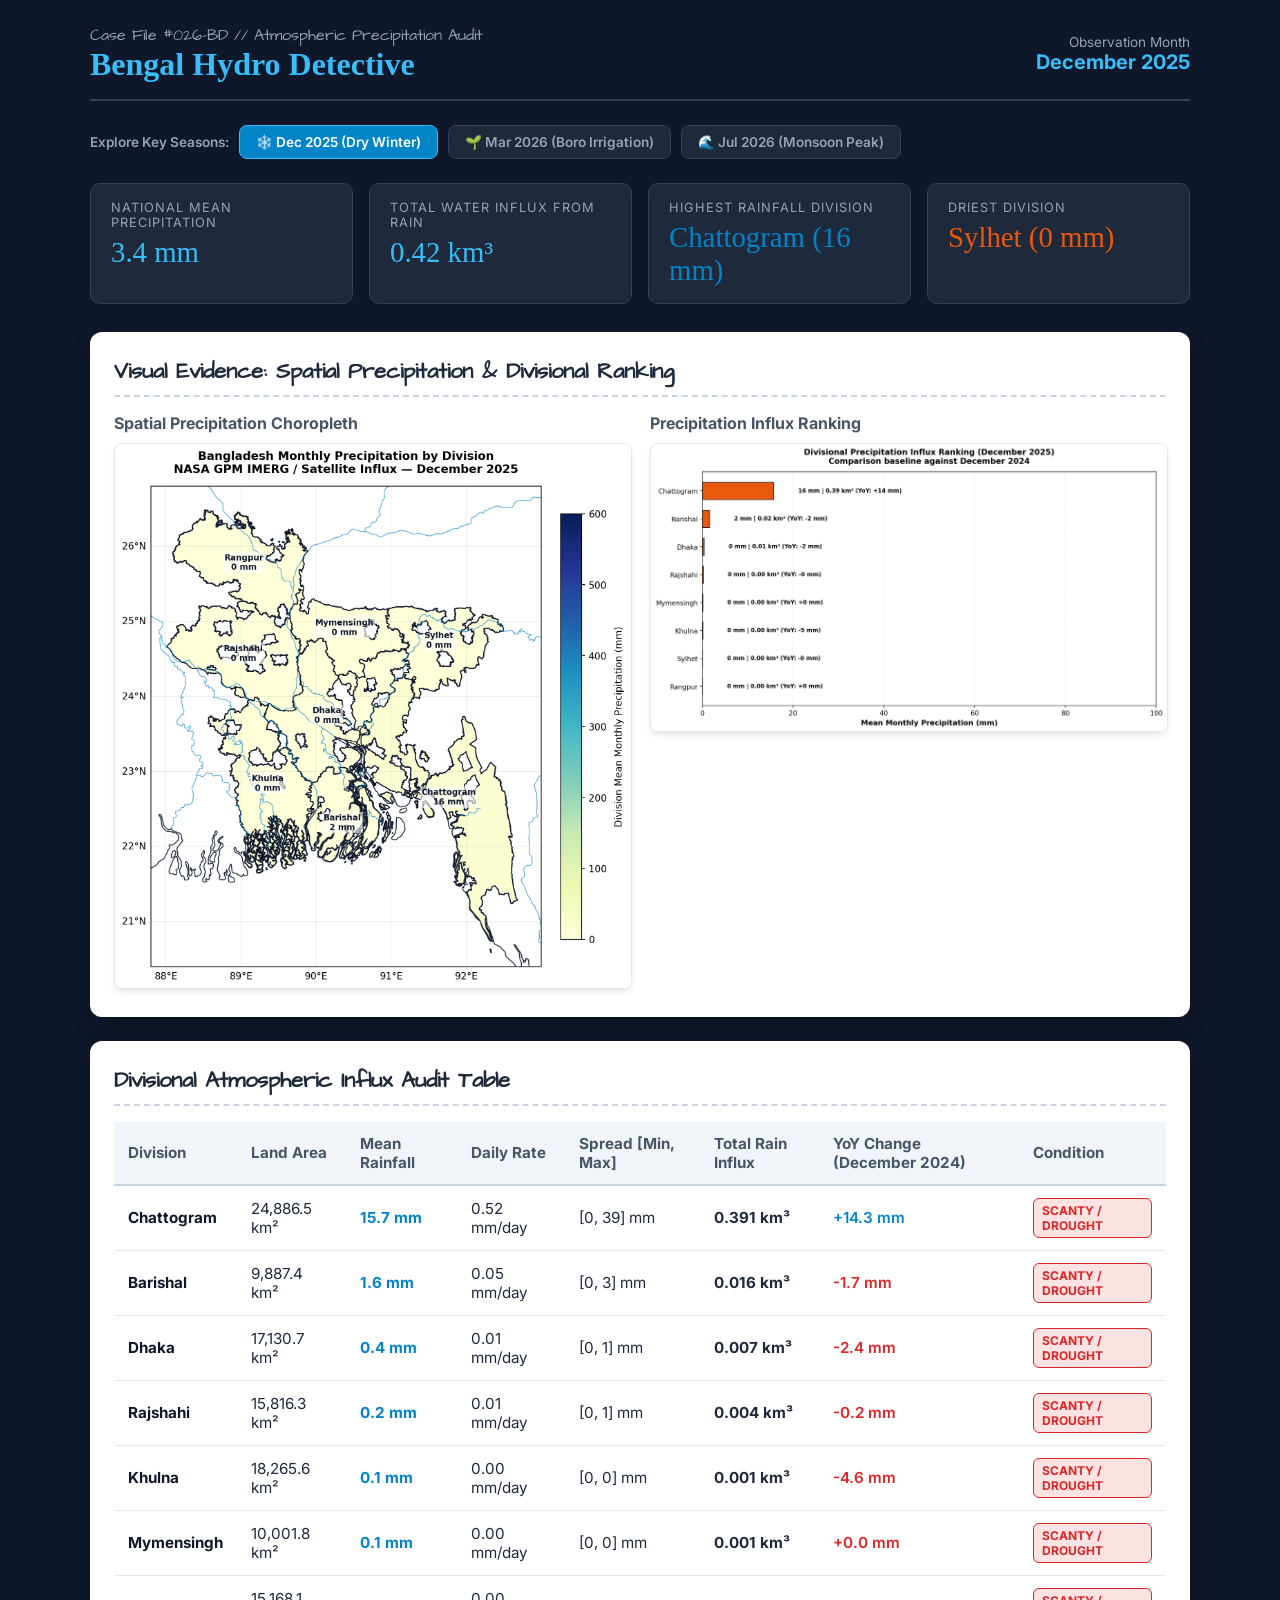
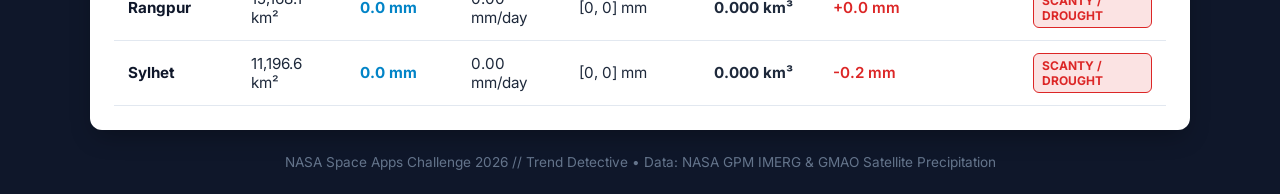
<file: outputs/divisional_precip_report_2025-12.html>
<!DOCTYPE html>
<html lang="en">
<head>
    <meta charset="UTF-8">
    <meta name="viewport" content="width=device-width, initial-scale=1.0">
    <title>NASA Earth Detective — Divisional Precipitation Influx Report (December 2025)</title>
    <link href="https://fonts.googleapis.com/css2?family=Architects+Daughter&family=Inter:wght@400;600;700&family=Permanent+Marker&display=swap" rel="stylesheet">
    <style>
        :root {
            --bg-color: #0f172a;
            --card-bg: #ffffff;
            --ink-dark: #1e293b;
            --ink-blue: #0284c7;
            --ink-green: #16a34a;
        }
        body {
            font-family: 'Inter', sans-serif;
            background: var(--bg-color);
            color: #f8fafc;
            margin: 0;
            padding: 24px;
            display: flex;
            justify-content: center;
        }
        .container {
            max-width: 1100px;
            width: 100%;
        }
        header {
            display: flex;
            justify-content: space-between;
            align-items: center;
            border-bottom: 2px solid #334155;
            padding-bottom: 16px;
            margin-bottom: 24px;
        }
        h1 {
            font-family: 'Permanent Marker', cursive;
            font-size: 2rem;
            margin: 0;
            color: #38bdf8;
        }
        .kpi-grid {
            display: grid;
            grid-template-columns: repeat(auto-fit, minmax(220px, 1fr));
            gap: 16px;
            margin-bottom: 28px;
        }
        .kpi-card {
            background: #1e293b;
            border: 1px solid #334155;
            border-radius: 10px;
            padding: 16px 20px;
        }
        .kpi-label {
            font-size: 0.8rem;
            text-transform: uppercase;
            letter-spacing: 1px;
            color: #94a3b8;
        }
        .kpi-val {
            font-family: 'Permanent Marker', cursive;
            font-size: 1.8rem;
            margin-top: 6px;
            color: #38bdf8;
        }
        .card {
            background: var(--card-bg);
            color: var(--ink-dark);
            border-radius: 12px;
            padding: 24px;
            margin-bottom: 24px;
            box-shadow: 0 10px 25px -5px rgba(0, 0, 0, 0.3);
        }
        .section-title {
            font-family: 'Architects Daughter', cursive;
            font-size: 1.4rem;
            font-weight: bold;
            margin-top: 0;
            margin-bottom: 16px;
            color: #1e293b;
            border-bottom: 2px dashed #cbd5e1;
            padding-bottom: 8px;
        }
        .grid-2 {
            display: grid;
            grid-template-columns: 1fr 1fr;
            gap: 20px;
        }
        img.report-img {
            width: 100%;
            border-radius: 8px;
            border: 1px solid #e2e8f0;
            box-shadow: 0 4px 6px -1px rgba(0, 0, 0, 0.1);
        }
        table {
            width: 100%;
            border-collapse: collapse;
            font-size: 0.95rem;
            text-align: left;
        }
        th {
            background: #f1f5f9;
            padding: 12px 14px;
            font-weight: 700;
            color: #475569;
            border-bottom: 2px solid #cbd5e1;
        }
        td {
            padding: 12px 14px;
            border-bottom: 1px solid #e2e8f0;
        }
        .badge {
            display: inline-block;
            padding: 4px 8px;
            border-radius: 6px;
            font-size: 0.75rem;
            font-weight: 700;
            text-transform: uppercase;
        }
        .nav-bar {
            display: flex;
            gap: 10px;
            margin-bottom: 24px;
            flex-wrap: wrap;
            align-items: center;
        }
        .nav-pill {
            padding: 8px 16px;
            border-radius: 8px;
            text-decoration: none;
            font-size: 0.85rem;
            font-weight: 600;
            background: #1e293b;
            color: #94a3b8;
            border: 1px solid #334155;
        }
        .nav-pill:hover {
            background: #334155;
            color: #f8fafc;
        }
        .nav-pill.active {
            background: #0284c7;
            color: #ffffff;
            border-color: #38bdf8;
        }
        footer {
            text-align: center;
            color: #64748b;
            font-size: 0.85rem;
            margin-top: 24px;
        }
    </style>
</head>

<body>
    <div class="container">
        <header>
            <div>
                <div style="font-family: 'Architects Daughter', cursive; color: #94a3b8; font-size: 1rem;">Case File #026-BD // Atmospheric Precipitation Audit</div>
                <h1>Bengal Hydro Detective</h1>
            </div>
            <div style="text-align: right;">
                <div style="font-size: 0.85rem; color: #94a3b8;">Observation Month</div>
                <div style="font-size: 1.25rem; font-weight: 700; color: #38bdf8;">December 2025</div>
            </div>
        </header>

        <div class="nav-bar">
            <span style="font-size: 0.85rem; color: #94a3b8; font-weight: 600;">Explore Key Seasons:</span>
            <a href="divisional_precip_report_2025-12.html" class="nav-pill active">❄️ Dec 2025 (Dry Winter)</a>
            <a href="divisional_precip_report_2026-03.html" class="nav-pill ">🌱 Mar 2026 (Boro Irrigation)</a>
            <a href="divisional_precip_report_2026-07.html" class="nav-pill ">🌊 Jul 2026 (Monsoon Peak)</a>
        </div>


        <div class="kpi-grid">
            <div class="kpi-card">
                <div class="kpi-label">National Mean Precipitation</div>
                <div class="kpi-val">3.4 mm</div>
            </div>
            <div class="kpi-card">
                <div class="kpi-label">Total Water Influx from Rain</div>
                <div class="kpi-val">0.42 km³</div>
            </div>
            <div class="kpi-card">
                <div class="kpi-label">Highest Rainfall Division</div>
                <div class="kpi-val" style="color: #0284c7;">Chattogram (16 mm)</div>
            </div>
            <div class="kpi-card">
                <div class="kpi-label">Driest Division</div>
                <div class="kpi-val" style="color: #ea580c;">Sylhet (0 mm)</div>
            </div>
        </div>

        <div class="card">
            <div class="section-title">Visual Evidence: Spatial Precipitation & Divisional Ranking</div>
            <div class="grid-2">
                <div>
                    <h4 style="margin: 0 0 10px 0; color: #475569;">Spatial Precipitation Choropleth</h4>
                    <img class="report-img" src="divisional_precip_choropleth_2025-12.png" alt="Divisional Precipitation Map">
                </div>
                <div>
                    <h4 style="margin: 0 0 10px 0; color: #475569;">Precipitation Influx Ranking</h4>
                    <img class="report-img" src="divisional_precip_ranking_2025-12.png" alt="Divisional Precipitation Ranking">
                </div>
            </div>
        </div>

        <div class="card">
            <div class="section-title">Divisional Atmospheric Influx Audit Table</div>
            <table>
                <thead>
                    <tr>
                        <th>Division</th>
                        <th>Land Area</th>
                        <th>Mean Rainfall</th>
                        <th>Daily Rate</th>
                        <th>Spread [Min, Max]</th>
                        <th>Total Rain Influx</th>
                        <th>YoY Change (December 2024)</th>
                        <th>Condition</th>
                    </tr>
                </thead>
                <tbody>
                    
        <tr>
            <td style="font-weight: 700; color: #0f172a;">Chattogram</td>
            <td>24,886.5 km²</td>
            <td style="font-weight: 700; color: #0284c7;">15.7 mm</td>
            <td>0.52 mm/day</td>
            <td>[0, 39] mm</td>
            <td><strong>0.391 km³</strong></td>
            <td style="font-weight: 600; color: #0284c7;">+14.3 mm</td>
            <td><span class="badge" style="background: #dc262620; color: #dc2626; border: 1px solid #dc2626;">Scanty / Drought</span></td>
        </tr>
        
        <tr>
            <td style="font-weight: 700; color: #0f172a;">Barishal</td>
            <td>9,887.4 km²</td>
            <td style="font-weight: 700; color: #0284c7;">1.6 mm</td>
            <td>0.05 mm/day</td>
            <td>[0, 3] mm</td>
            <td><strong>0.016 km³</strong></td>
            <td style="font-weight: 600; color: #dc2626;">-1.7 mm</td>
            <td><span class="badge" style="background: #dc262620; color: #dc2626; border: 1px solid #dc2626;">Scanty / Drought</span></td>
        </tr>
        
        <tr>
            <td style="font-weight: 700; color: #0f172a;">Dhaka</td>
            <td>17,130.7 km²</td>
            <td style="font-weight: 700; color: #0284c7;">0.4 mm</td>
            <td>0.01 mm/day</td>
            <td>[0, 1] mm</td>
            <td><strong>0.007 km³</strong></td>
            <td style="font-weight: 600; color: #dc2626;">-2.4 mm</td>
            <td><span class="badge" style="background: #dc262620; color: #dc2626; border: 1px solid #dc2626;">Scanty / Drought</span></td>
        </tr>
        
        <tr>
            <td style="font-weight: 700; color: #0f172a;">Rajshahi</td>
            <td>15,816.3 km²</td>
            <td style="font-weight: 700; color: #0284c7;">0.2 mm</td>
            <td>0.01 mm/day</td>
            <td>[0, 1] mm</td>
            <td><strong>0.004 km³</strong></td>
            <td style="font-weight: 600; color: #dc2626;">-0.2 mm</td>
            <td><span class="badge" style="background: #dc262620; color: #dc2626; border: 1px solid #dc2626;">Scanty / Drought</span></td>
        </tr>
        
        <tr>
            <td style="font-weight: 700; color: #0f172a;">Khulna</td>
            <td>18,265.6 km²</td>
            <td style="font-weight: 700; color: #0284c7;">0.1 mm</td>
            <td>0.00 mm/day</td>
            <td>[0, 0] mm</td>
            <td><strong>0.001 km³</strong></td>
            <td style="font-weight: 600; color: #dc2626;">-4.6 mm</td>
            <td><span class="badge" style="background: #dc262620; color: #dc2626; border: 1px solid #dc2626;">Scanty / Drought</span></td>
        </tr>
        
        <tr>
            <td style="font-weight: 700; color: #0f172a;">Mymensingh</td>
            <td>10,001.8 km²</td>
            <td style="font-weight: 700; color: #0284c7;">0.1 mm</td>
            <td>0.00 mm/day</td>
            <td>[0, 0] mm</td>
            <td><strong>0.001 km³</strong></td>
            <td style="font-weight: 600; color: #dc2626;">+0.0 mm</td>
            <td><span class="badge" style="background: #dc262620; color: #dc2626; border: 1px solid #dc2626;">Scanty / Drought</span></td>
        </tr>
        
        <tr>
            <td style="font-weight: 700; color: #0f172a;">Rangpur</td>
            <td>15,168.1 km²</td>
            <td style="font-weight: 700; color: #0284c7;">0.0 mm</td>
            <td>0.00 mm/day</td>
            <td>[0, 0] mm</td>
            <td><strong>0.000 km³</strong></td>
            <td style="font-weight: 600; color: #dc2626;">+0.0 mm</td>
            <td><span class="badge" style="background: #dc262620; color: #dc2626; border: 1px solid #dc2626;">Scanty / Drought</span></td>
        </tr>
        
        <tr>
            <td style="font-weight: 700; color: #0f172a;">Sylhet</td>
            <td>11,196.6 km²</td>
            <td style="font-weight: 700; color: #0284c7;">0.0 mm</td>
            <td>0.00 mm/day</td>
            <td>[0, 0] mm</td>
            <td><strong>0.000 km³</strong></td>
            <td style="font-weight: 600; color: #dc2626;">-0.2 mm</td>
            <td><span class="badge" style="background: #dc262620; color: #dc2626; border: 1px solid #dc2626;">Scanty / Drought</span></td>
        </tr>
        
                </tbody>
            </table>
        </div>

        <footer>
            NASA Space Apps Challenge 2026 // Trend Detective • Data: NASA GPM IMERG & GMAO Satellite Precipitation
        </footer>
    </div>
</body>
</html>
</file>
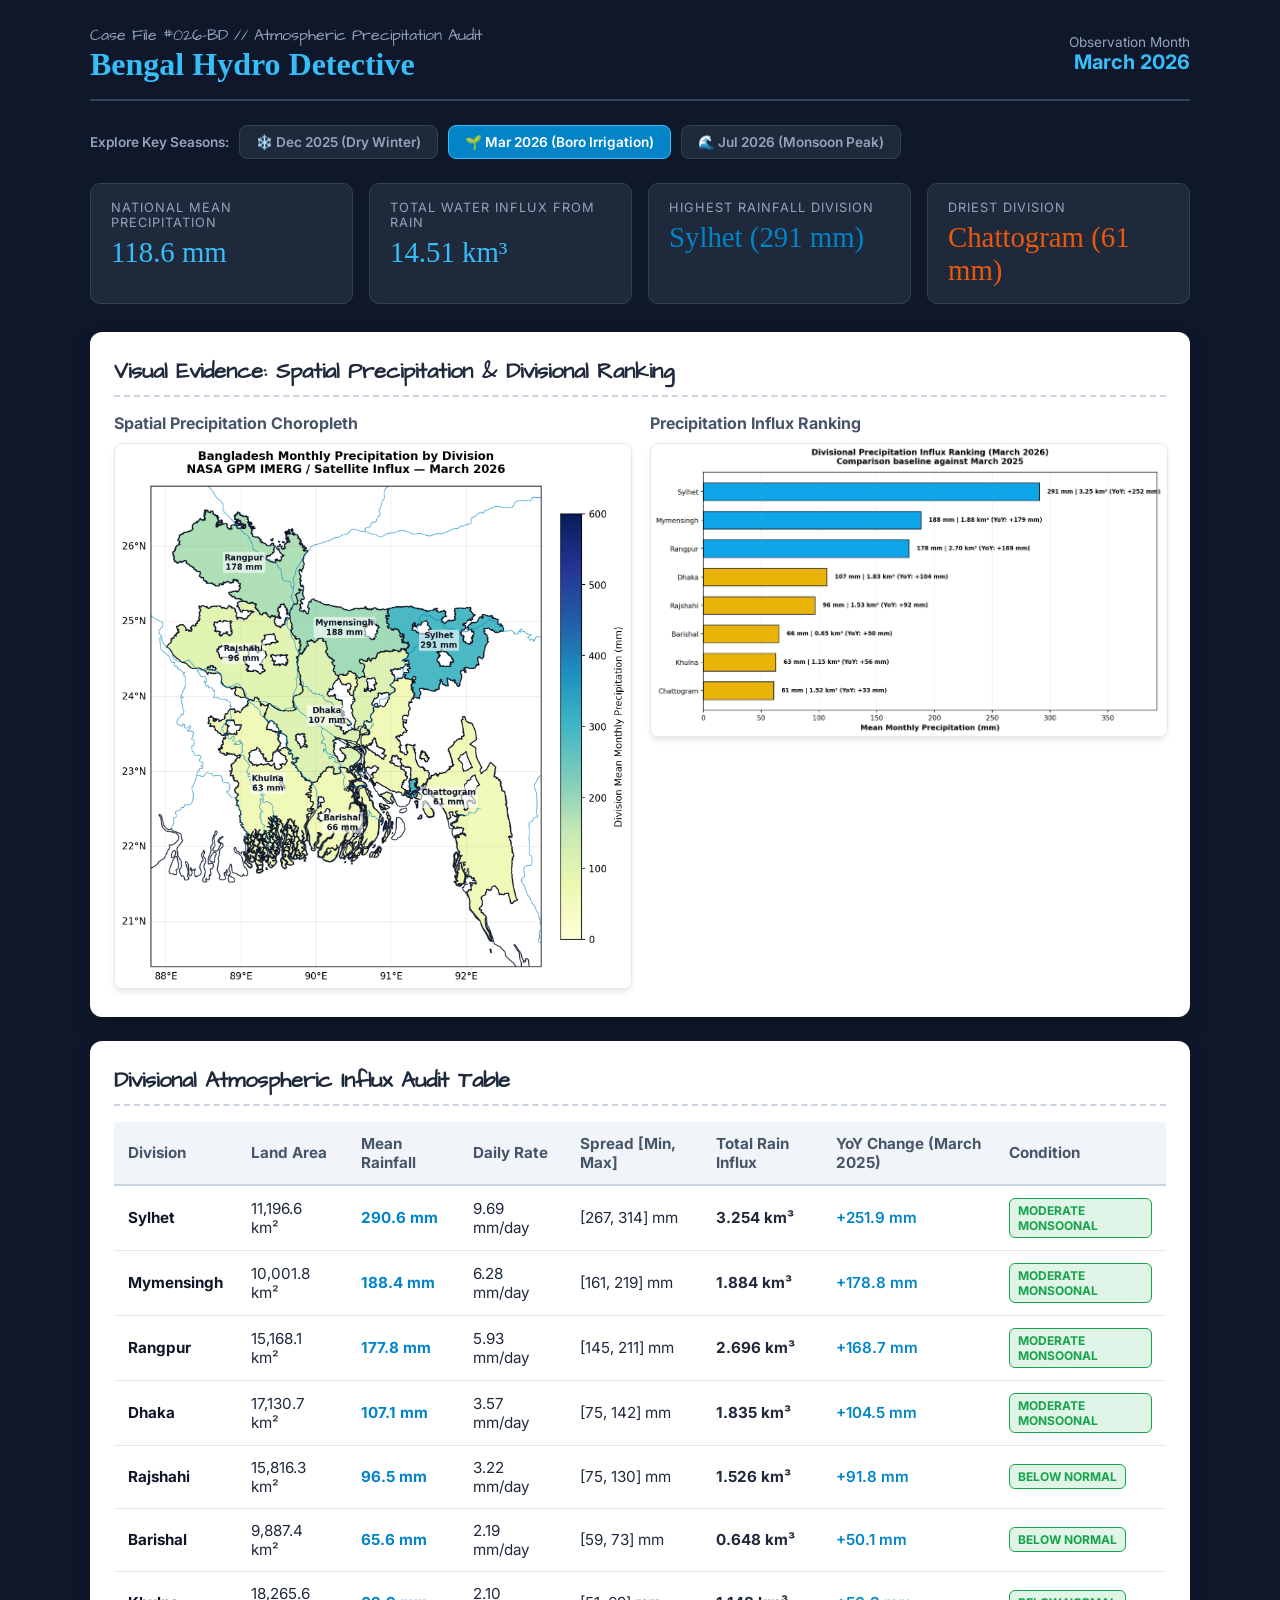
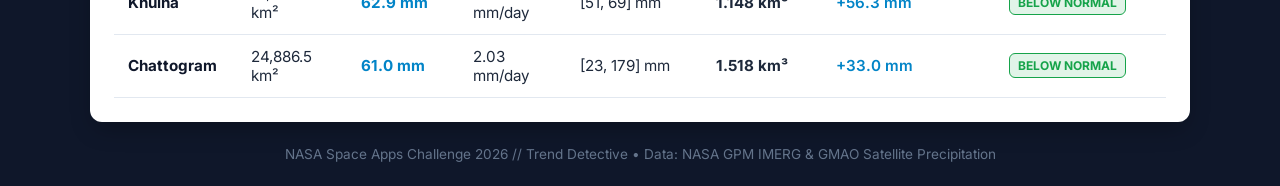
<file: outputs/divisional_precip_report_2026-03.html>
<!DOCTYPE html>
<html lang="en">
<head>
    <meta charset="UTF-8">
    <meta name="viewport" content="width=device-width, initial-scale=1.0">
    <title>NASA Earth Detective — Divisional Precipitation Influx Report (March 2026)</title>
    <link href="https://fonts.googleapis.com/css2?family=Architects+Daughter&family=Inter:wght@400;600;700&family=Permanent+Marker&display=swap" rel="stylesheet">
    <style>
        :root {
            --bg-color: #0f172a;
            --card-bg: #ffffff;
            --ink-dark: #1e293b;
            --ink-blue: #0284c7;
            --ink-green: #16a34a;
        }
        body {
            font-family: 'Inter', sans-serif;
            background: var(--bg-color);
            color: #f8fafc;
            margin: 0;
            padding: 24px;
            display: flex;
            justify-content: center;
        }
        .container {
            max-width: 1100px;
            width: 100%;
        }
        header {
            display: flex;
            justify-content: space-between;
            align-items: center;
            border-bottom: 2px solid #334155;
            padding-bottom: 16px;
            margin-bottom: 24px;
        }
        h1 {
            font-family: 'Permanent Marker', cursive;
            font-size: 2rem;
            margin: 0;
            color: #38bdf8;
        }
        .kpi-grid {
            display: grid;
            grid-template-columns: repeat(auto-fit, minmax(220px, 1fr));
            gap: 16px;
            margin-bottom: 28px;
        }
        .kpi-card {
            background: #1e293b;
            border: 1px solid #334155;
            border-radius: 10px;
            padding: 16px 20px;
        }
        .kpi-label {
            font-size: 0.8rem;
            text-transform: uppercase;
            letter-spacing: 1px;
            color: #94a3b8;
        }
        .kpi-val {
            font-family: 'Permanent Marker', cursive;
            font-size: 1.8rem;
            margin-top: 6px;
            color: #38bdf8;
        }
        .card {
            background: var(--card-bg);
            color: var(--ink-dark);
            border-radius: 12px;
            padding: 24px;
            margin-bottom: 24px;
            box-shadow: 0 10px 25px -5px rgba(0, 0, 0, 0.3);
        }
        .section-title {
            font-family: 'Architects Daughter', cursive;
            font-size: 1.4rem;
            font-weight: bold;
            margin-top: 0;
            margin-bottom: 16px;
            color: #1e293b;
            border-bottom: 2px dashed #cbd5e1;
            padding-bottom: 8px;
        }
        .grid-2 {
            display: grid;
            grid-template-columns: 1fr 1fr;
            gap: 20px;
        }
        img.report-img {
            width: 100%;
            border-radius: 8px;
            border: 1px solid #e2e8f0;
            box-shadow: 0 4px 6px -1px rgba(0, 0, 0, 0.1);
        }
        table {
            width: 100%;
            border-collapse: collapse;
            font-size: 0.95rem;
            text-align: left;
        }
        th {
            background: #f1f5f9;
            padding: 12px 14px;
            font-weight: 700;
            color: #475569;
            border-bottom: 2px solid #cbd5e1;
        }
        td {
            padding: 12px 14px;
            border-bottom: 1px solid #e2e8f0;
        }
        .badge {
            display: inline-block;
            padding: 4px 8px;
            border-radius: 6px;
            font-size: 0.75rem;
            font-weight: 700;
            text-transform: uppercase;
        }
        .nav-bar {
            display: flex;
            gap: 10px;
            margin-bottom: 24px;
            flex-wrap: wrap;
            align-items: center;
        }
        .nav-pill {
            padding: 8px 16px;
            border-radius: 8px;
            text-decoration: none;
            font-size: 0.85rem;
            font-weight: 600;
            background: #1e293b;
            color: #94a3b8;
            border: 1px solid #334155;
        }
        .nav-pill:hover {
            background: #334155;
            color: #f8fafc;
        }
        .nav-pill.active {
            background: #0284c7;
            color: #ffffff;
            border-color: #38bdf8;
        }
        footer {
            text-align: center;
            color: #64748b;
            font-size: 0.85rem;
            margin-top: 24px;
        }
    </style>
</head>

<body>
    <div class="container">
        <header>
            <div>
                <div style="font-family: 'Architects Daughter', cursive; color: #94a3b8; font-size: 1rem;">Case File #026-BD // Atmospheric Precipitation Audit</div>
                <h1>Bengal Hydro Detective</h1>
            </div>
            <div style="text-align: right;">
                <div style="font-size: 0.85rem; color: #94a3b8;">Observation Month</div>
                <div style="font-size: 1.25rem; font-weight: 700; color: #38bdf8;">March 2026</div>
            </div>
        </header>

        <div class="nav-bar">
            <span style="font-size: 0.85rem; color: #94a3b8; font-weight: 600;">Explore Key Seasons:</span>
            <a href="divisional_precip_report_2025-12.html" class="nav-pill ">❄️ Dec 2025 (Dry Winter)</a>
            <a href="divisional_precip_report_2026-03.html" class="nav-pill active">🌱 Mar 2026 (Boro Irrigation)</a>
            <a href="divisional_precip_report_2026-07.html" class="nav-pill ">🌊 Jul 2026 (Monsoon Peak)</a>
        </div>


        <div class="kpi-grid">
            <div class="kpi-card">
                <div class="kpi-label">National Mean Precipitation</div>
                <div class="kpi-val">118.6 mm</div>
            </div>
            <div class="kpi-card">
                <div class="kpi-label">Total Water Influx from Rain</div>
                <div class="kpi-val">14.51 km³</div>
            </div>
            <div class="kpi-card">
                <div class="kpi-label">Highest Rainfall Division</div>
                <div class="kpi-val" style="color: #0284c7;">Sylhet (291 mm)</div>
            </div>
            <div class="kpi-card">
                <div class="kpi-label">Driest Division</div>
                <div class="kpi-val" style="color: #ea580c;">Chattogram (61 mm)</div>
            </div>
        </div>

        <div class="card">
            <div class="section-title">Visual Evidence: Spatial Precipitation & Divisional Ranking</div>
            <div class="grid-2">
                <div>
                    <h4 style="margin: 0 0 10px 0; color: #475569;">Spatial Precipitation Choropleth</h4>
                    <img class="report-img" src="divisional_precip_choropleth_2026-03.png" alt="Divisional Precipitation Map">
                </div>
                <div>
                    <h4 style="margin: 0 0 10px 0; color: #475569;">Precipitation Influx Ranking</h4>
                    <img class="report-img" src="divisional_precip_ranking_2026-03.png" alt="Divisional Precipitation Ranking">
                </div>
            </div>
        </div>

        <div class="card">
            <div class="section-title">Divisional Atmospheric Influx Audit Table</div>
            <table>
                <thead>
                    <tr>
                        <th>Division</th>
                        <th>Land Area</th>
                        <th>Mean Rainfall</th>
                        <th>Daily Rate</th>
                        <th>Spread [Min, Max]</th>
                        <th>Total Rain Influx</th>
                        <th>YoY Change (March 2025)</th>
                        <th>Condition</th>
                    </tr>
                </thead>
                <tbody>
                    
        <tr>
            <td style="font-weight: 700; color: #0f172a;">Sylhet</td>
            <td>11,196.6 km²</td>
            <td style="font-weight: 700; color: #0284c7;">290.6 mm</td>
            <td>9.69 mm/day</td>
            <td>[267, 314] mm</td>
            <td><strong>3.254 km³</strong></td>
            <td style="font-weight: 600; color: #0284c7;">+251.9 mm</td>
            <td><span class="badge" style="background: #16a34a20; color: #16a34a; border: 1px solid #16a34a;">Moderate Monsoonal</span></td>
        </tr>
        
        <tr>
            <td style="font-weight: 700; color: #0f172a;">Mymensingh</td>
            <td>10,001.8 km²</td>
            <td style="font-weight: 700; color: #0284c7;">188.4 mm</td>
            <td>6.28 mm/day</td>
            <td>[161, 219] mm</td>
            <td><strong>1.884 km³</strong></td>
            <td style="font-weight: 600; color: #0284c7;">+178.8 mm</td>
            <td><span class="badge" style="background: #16a34a20; color: #16a34a; border: 1px solid #16a34a;">Moderate Monsoonal</span></td>
        </tr>
        
        <tr>
            <td style="font-weight: 700; color: #0f172a;">Rangpur</td>
            <td>15,168.1 km²</td>
            <td style="font-weight: 700; color: #0284c7;">177.8 mm</td>
            <td>5.93 mm/day</td>
            <td>[145, 211] mm</td>
            <td><strong>2.696 km³</strong></td>
            <td style="font-weight: 600; color: #0284c7;">+168.7 mm</td>
            <td><span class="badge" style="background: #16a34a20; color: #16a34a; border: 1px solid #16a34a;">Moderate Monsoonal</span></td>
        </tr>
        
        <tr>
            <td style="font-weight: 700; color: #0f172a;">Dhaka</td>
            <td>17,130.7 km²</td>
            <td style="font-weight: 700; color: #0284c7;">107.1 mm</td>
            <td>3.57 mm/day</td>
            <td>[75, 142] mm</td>
            <td><strong>1.835 km³</strong></td>
            <td style="font-weight: 600; color: #0284c7;">+104.5 mm</td>
            <td><span class="badge" style="background: #16a34a20; color: #16a34a; border: 1px solid #16a34a;">Moderate Monsoonal</span></td>
        </tr>
        
        <tr>
            <td style="font-weight: 700; color: #0f172a;">Rajshahi</td>
            <td>15,816.3 km²</td>
            <td style="font-weight: 700; color: #0284c7;">96.5 mm</td>
            <td>3.22 mm/day</td>
            <td>[75, 130] mm</td>
            <td><strong>1.526 km³</strong></td>
            <td style="font-weight: 600; color: #0284c7;">+91.8 mm</td>
            <td><span class="badge" style="background: #16a34a20; color: #16a34a; border: 1px solid #16a34a;">Below Normal</span></td>
        </tr>
        
        <tr>
            <td style="font-weight: 700; color: #0f172a;">Barishal</td>
            <td>9,887.4 km²</td>
            <td style="font-weight: 700; color: #0284c7;">65.6 mm</td>
            <td>2.19 mm/day</td>
            <td>[59, 73] mm</td>
            <td><strong>0.648 km³</strong></td>
            <td style="font-weight: 600; color: #0284c7;">+50.1 mm</td>
            <td><span class="badge" style="background: #16a34a20; color: #16a34a; border: 1px solid #16a34a;">Below Normal</span></td>
        </tr>
        
        <tr>
            <td style="font-weight: 700; color: #0f172a;">Khulna</td>
            <td>18,265.6 km²</td>
            <td style="font-weight: 700; color: #0284c7;">62.9 mm</td>
            <td>2.10 mm/day</td>
            <td>[51, 69] mm</td>
            <td><strong>1.148 km³</strong></td>
            <td style="font-weight: 600; color: #0284c7;">+56.3 mm</td>
            <td><span class="badge" style="background: #16a34a20; color: #16a34a; border: 1px solid #16a34a;">Below Normal</span></td>
        </tr>
        
        <tr>
            <td style="font-weight: 700; color: #0f172a;">Chattogram</td>
            <td>24,886.5 km²</td>
            <td style="font-weight: 700; color: #0284c7;">61.0 mm</td>
            <td>2.03 mm/day</td>
            <td>[23, 179] mm</td>
            <td><strong>1.518 km³</strong></td>
            <td style="font-weight: 600; color: #0284c7;">+33.0 mm</td>
            <td><span class="badge" style="background: #16a34a20; color: #16a34a; border: 1px solid #16a34a;">Below Normal</span></td>
        </tr>
        
                </tbody>
            </table>
        </div>

        <footer>
            NASA Space Apps Challenge 2026 // Trend Detective • Data: NASA GPM IMERG & GMAO Satellite Precipitation
        </footer>
    </div>
</body>
</html>
</file>
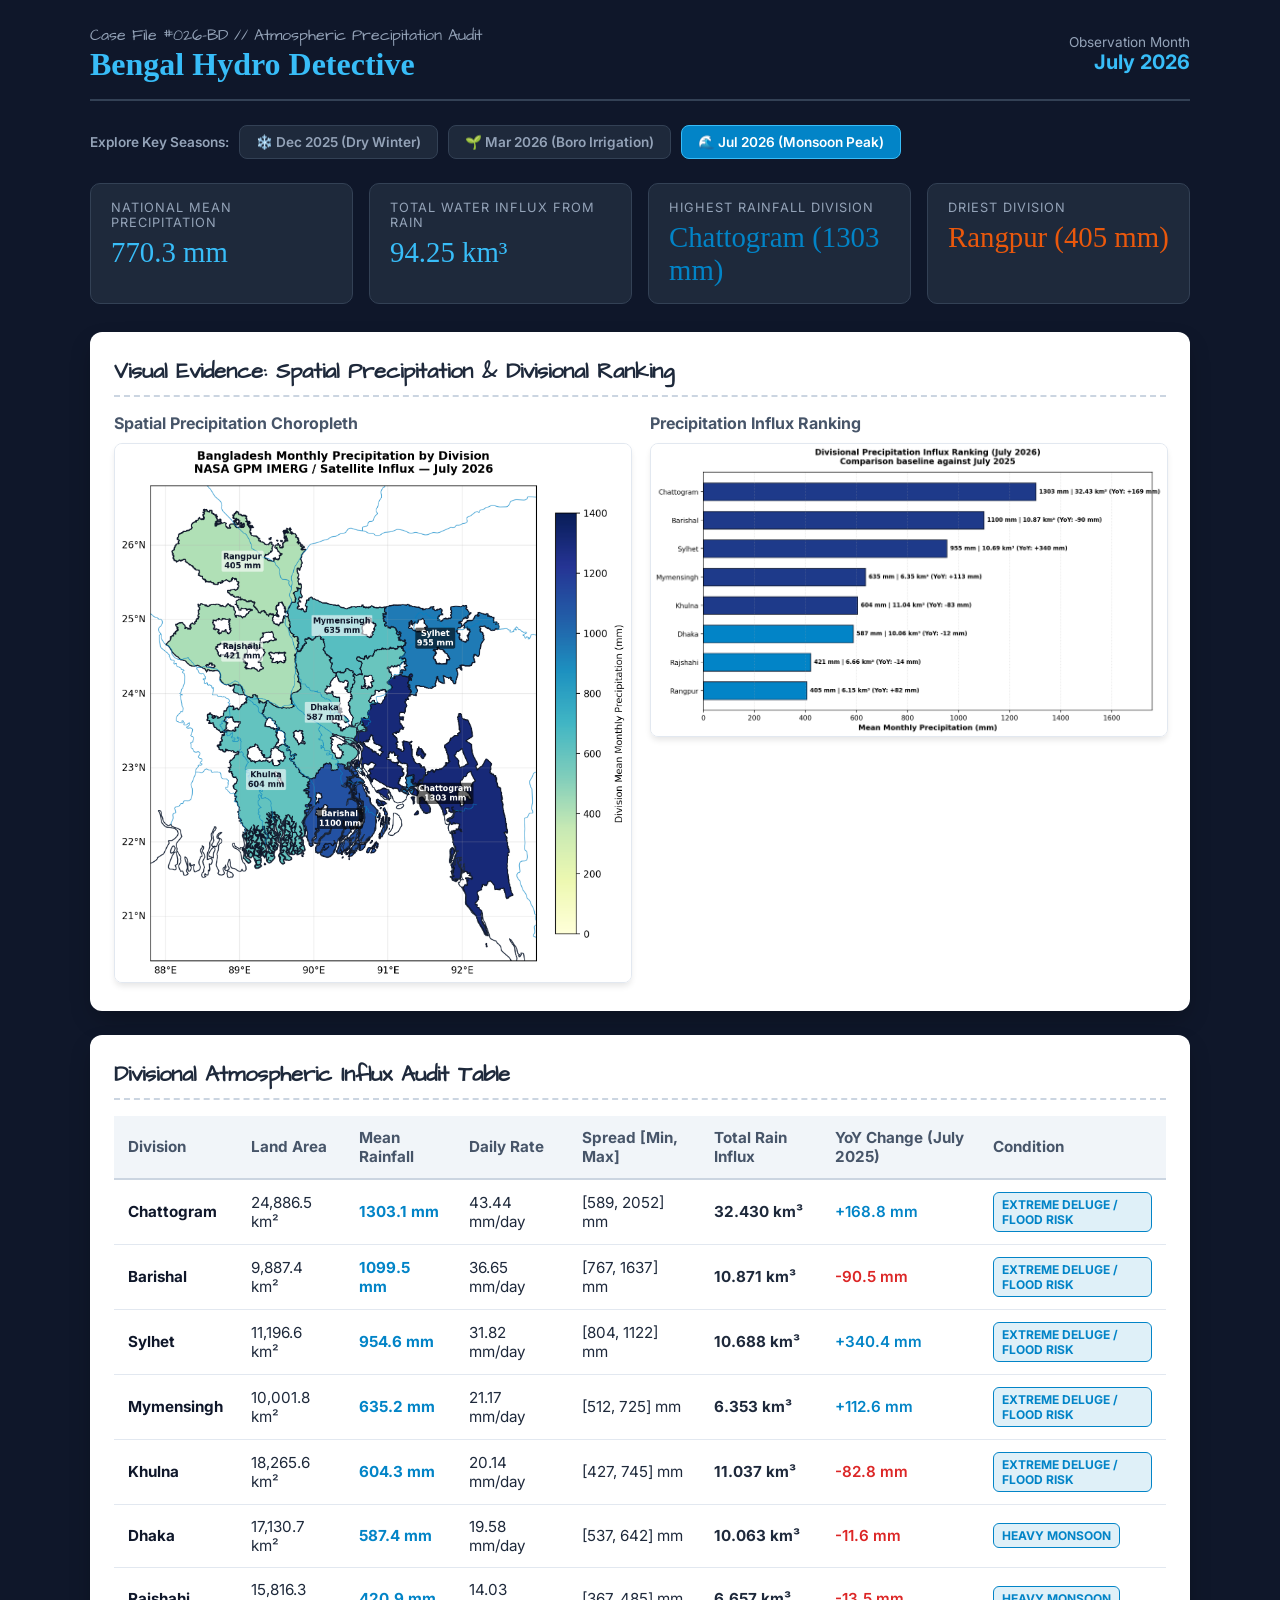
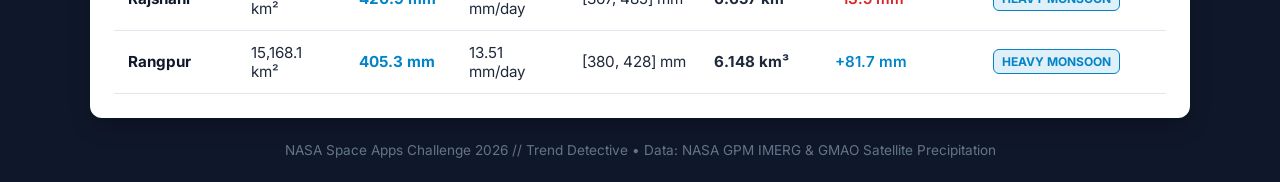
<file: outputs/divisional_precip_report_2026-07.html>
<!DOCTYPE html>
<html lang="en">
<head>
    <meta charset="UTF-8">
    <meta name="viewport" content="width=device-width, initial-scale=1.0">
    <title>NASA Earth Detective — Divisional Precipitation Influx Report (July 2026)</title>
    <link href="https://fonts.googleapis.com/css2?family=Architects+Daughter&family=Inter:wght@400;600;700&family=Permanent+Marker&display=swap" rel="stylesheet">
    <style>
        :root {
            --bg-color: #0f172a;
            --card-bg: #ffffff;
            --ink-dark: #1e293b;
            --ink-blue: #0284c7;
            --ink-green: #16a34a;
        }
        body {
            font-family: 'Inter', sans-serif;
            background: var(--bg-color);
            color: #f8fafc;
            margin: 0;
            padding: 24px;
            display: flex;
            justify-content: center;
        }
        .container {
            max-width: 1100px;
            width: 100%;
        }
        header {
            display: flex;
            justify-content: space-between;
            align-items: center;
            border-bottom: 2px solid #334155;
            padding-bottom: 16px;
            margin-bottom: 24px;
        }
        h1 {
            font-family: 'Permanent Marker', cursive;
            font-size: 2rem;
            margin: 0;
            color: #38bdf8;
        }
        .kpi-grid {
            display: grid;
            grid-template-columns: repeat(auto-fit, minmax(220px, 1fr));
            gap: 16px;
            margin-bottom: 28px;
        }
        .kpi-card {
            background: #1e293b;
            border: 1px solid #334155;
            border-radius: 10px;
            padding: 16px 20px;
        }
        .kpi-label {
            font-size: 0.8rem;
            text-transform: uppercase;
            letter-spacing: 1px;
            color: #94a3b8;
        }
        .kpi-val {
            font-family: 'Permanent Marker', cursive;
            font-size: 1.8rem;
            margin-top: 6px;
            color: #38bdf8;
        }
        .card {
            background: var(--card-bg);
            color: var(--ink-dark);
            border-radius: 12px;
            padding: 24px;
            margin-bottom: 24px;
            box-shadow: 0 10px 25px -5px rgba(0, 0, 0, 0.3);
        }
        .section-title {
            font-family: 'Architects Daughter', cursive;
            font-size: 1.4rem;
            font-weight: bold;
            margin-top: 0;
            margin-bottom: 16px;
            color: #1e293b;
            border-bottom: 2px dashed #cbd5e1;
            padding-bottom: 8px;
        }
        .grid-2 {
            display: grid;
            grid-template-columns: 1fr 1fr;
            gap: 20px;
        }
        img.report-img {
            width: 100%;
            border-radius: 8px;
            border: 1px solid #e2e8f0;
            box-shadow: 0 4px 6px -1px rgba(0, 0, 0, 0.1);
        }
        table {
            width: 100%;
            border-collapse: collapse;
            font-size: 0.95rem;
            text-align: left;
        }
        th {
            background: #f1f5f9;
            padding: 12px 14px;
            font-weight: 700;
            color: #475569;
            border-bottom: 2px solid #cbd5e1;
        }
        td {
            padding: 12px 14px;
            border-bottom: 1px solid #e2e8f0;
        }
        .badge {
            display: inline-block;
            padding: 4px 8px;
            border-radius: 6px;
            font-size: 0.75rem;
            font-weight: 700;
            text-transform: uppercase;
        }
        .nav-bar {
            display: flex;
            gap: 10px;
            margin-bottom: 24px;
            flex-wrap: wrap;
            align-items: center;
        }
        .nav-pill {
            padding: 8px 16px;
            border-radius: 8px;
            text-decoration: none;
            font-size: 0.85rem;
            font-weight: 600;
            background: #1e293b;
            color: #94a3b8;
            border: 1px solid #334155;
        }
        .nav-pill:hover {
            background: #334155;
            color: #f8fafc;
        }
        .nav-pill.active {
            background: #0284c7;
            color: #ffffff;
            border-color: #38bdf8;
        }
        footer {
            text-align: center;
            color: #64748b;
            font-size: 0.85rem;
            margin-top: 24px;
        }
    </style>
</head>

<body>
    <div class="container">
        <header>
            <div>
                <div style="font-family: 'Architects Daughter', cursive; color: #94a3b8; font-size: 1rem;">Case File #026-BD // Atmospheric Precipitation Audit</div>
                <h1>Bengal Hydro Detective</h1>
            </div>
            <div style="text-align: right;">
                <div style="font-size: 0.85rem; color: #94a3b8;">Observation Month</div>
                <div style="font-size: 1.25rem; font-weight: 700; color: #38bdf8;">July 2026</div>
            </div>
        </header>

        <div class="nav-bar">
            <span style="font-size: 0.85rem; color: #94a3b8; font-weight: 600;">Explore Key Seasons:</span>
            <a href="divisional_precip_report_2025-12.html" class="nav-pill ">❄️ Dec 2025 (Dry Winter)</a>
            <a href="divisional_precip_report_2026-03.html" class="nav-pill ">🌱 Mar 2026 (Boro Irrigation)</a>
            <a href="divisional_precip_report_2026-07.html" class="nav-pill active">🌊 Jul 2026 (Monsoon Peak)</a>
        </div>


        <div class="kpi-grid">
            <div class="kpi-card">
                <div class="kpi-label">National Mean Precipitation</div>
                <div class="kpi-val">770.3 mm</div>
            </div>
            <div class="kpi-card">
                <div class="kpi-label">Total Water Influx from Rain</div>
                <div class="kpi-val">94.25 km³</div>
            </div>
            <div class="kpi-card">
                <div class="kpi-label">Highest Rainfall Division</div>
                <div class="kpi-val" style="color: #0284c7;">Chattogram (1303 mm)</div>
            </div>
            <div class="kpi-card">
                <div class="kpi-label">Driest Division</div>
                <div class="kpi-val" style="color: #ea580c;">Rangpur (405 mm)</div>
            </div>
        </div>

        <div class="card">
            <div class="section-title">Visual Evidence: Spatial Precipitation & Divisional Ranking</div>
            <div class="grid-2">
                <div>
                    <h4 style="margin: 0 0 10px 0; color: #475569;">Spatial Precipitation Choropleth</h4>
                    <img class="report-img" src="divisional_precip_choropleth_2026-07.png" alt="Divisional Precipitation Map">
                </div>
                <div>
                    <h4 style="margin: 0 0 10px 0; color: #475569;">Precipitation Influx Ranking</h4>
                    <img class="report-img" src="divisional_precip_ranking_2026-07.png" alt="Divisional Precipitation Ranking">
                </div>
            </div>
        </div>

        <div class="card">
            <div class="section-title">Divisional Atmospheric Influx Audit Table</div>
            <table>
                <thead>
                    <tr>
                        <th>Division</th>
                        <th>Land Area</th>
                        <th>Mean Rainfall</th>
                        <th>Daily Rate</th>
                        <th>Spread [Min, Max]</th>
                        <th>Total Rain Influx</th>
                        <th>YoY Change (July 2025)</th>
                        <th>Condition</th>
                    </tr>
                </thead>
                <tbody>
                    
        <tr>
            <td style="font-weight: 700; color: #0f172a;">Chattogram</td>
            <td>24,886.5 km²</td>
            <td style="font-weight: 700; color: #0284c7;">1303.1 mm</td>
            <td>43.44 mm/day</td>
            <td>[589, 2052] mm</td>
            <td><strong>32.430 km³</strong></td>
            <td style="font-weight: 600; color: #0284c7;">+168.8 mm</td>
            <td><span class="badge" style="background: #0284c720; color: #0284c7; border: 1px solid #0284c7;">Extreme Deluge / Flood Risk</span></td>
        </tr>
        
        <tr>
            <td style="font-weight: 700; color: #0f172a;">Barishal</td>
            <td>9,887.4 km²</td>
            <td style="font-weight: 700; color: #0284c7;">1099.5 mm</td>
            <td>36.65 mm/day</td>
            <td>[767, 1637] mm</td>
            <td><strong>10.871 km³</strong></td>
            <td style="font-weight: 600; color: #dc2626;">-90.5 mm</td>
            <td><span class="badge" style="background: #0284c720; color: #0284c7; border: 1px solid #0284c7;">Extreme Deluge / Flood Risk</span></td>
        </tr>
        
        <tr>
            <td style="font-weight: 700; color: #0f172a;">Sylhet</td>
            <td>11,196.6 km²</td>
            <td style="font-weight: 700; color: #0284c7;">954.6 mm</td>
            <td>31.82 mm/day</td>
            <td>[804, 1122] mm</td>
            <td><strong>10.688 km³</strong></td>
            <td style="font-weight: 600; color: #0284c7;">+340.4 mm</td>
            <td><span class="badge" style="background: #0284c720; color: #0284c7; border: 1px solid #0284c7;">Extreme Deluge / Flood Risk</span></td>
        </tr>
        
        <tr>
            <td style="font-weight: 700; color: #0f172a;">Mymensingh</td>
            <td>10,001.8 km²</td>
            <td style="font-weight: 700; color: #0284c7;">635.2 mm</td>
            <td>21.17 mm/day</td>
            <td>[512, 725] mm</td>
            <td><strong>6.353 km³</strong></td>
            <td style="font-weight: 600; color: #0284c7;">+112.6 mm</td>
            <td><span class="badge" style="background: #0284c720; color: #0284c7; border: 1px solid #0284c7;">Extreme Deluge / Flood Risk</span></td>
        </tr>
        
        <tr>
            <td style="font-weight: 700; color: #0f172a;">Khulna</td>
            <td>18,265.6 km²</td>
            <td style="font-weight: 700; color: #0284c7;">604.3 mm</td>
            <td>20.14 mm/day</td>
            <td>[427, 745] mm</td>
            <td><strong>11.037 km³</strong></td>
            <td style="font-weight: 600; color: #dc2626;">-82.8 mm</td>
            <td><span class="badge" style="background: #0284c720; color: #0284c7; border: 1px solid #0284c7;">Extreme Deluge / Flood Risk</span></td>
        </tr>
        
        <tr>
            <td style="font-weight: 700; color: #0f172a;">Dhaka</td>
            <td>17,130.7 km²</td>
            <td style="font-weight: 700; color: #0284c7;">587.4 mm</td>
            <td>19.58 mm/day</td>
            <td>[537, 642] mm</td>
            <td><strong>10.063 km³</strong></td>
            <td style="font-weight: 600; color: #dc2626;">-11.6 mm</td>
            <td><span class="badge" style="background: #0284c720; color: #0284c7; border: 1px solid #0284c7;">Heavy Monsoon</span></td>
        </tr>
        
        <tr>
            <td style="font-weight: 700; color: #0f172a;">Rajshahi</td>
            <td>15,816.3 km²</td>
            <td style="font-weight: 700; color: #0284c7;">420.9 mm</td>
            <td>14.03 mm/day</td>
            <td>[367, 485] mm</td>
            <td><strong>6.657 km³</strong></td>
            <td style="font-weight: 600; color: #dc2626;">-13.5 mm</td>
            <td><span class="badge" style="background: #0284c720; color: #0284c7; border: 1px solid #0284c7;">Heavy Monsoon</span></td>
        </tr>
        
        <tr>
            <td style="font-weight: 700; color: #0f172a;">Rangpur</td>
            <td>15,168.1 km²</td>
            <td style="font-weight: 700; color: #0284c7;">405.3 mm</td>
            <td>13.51 mm/day</td>
            <td>[380, 428] mm</td>
            <td><strong>6.148 km³</strong></td>
            <td style="font-weight: 600; color: #0284c7;">+81.7 mm</td>
            <td><span class="badge" style="background: #0284c720; color: #0284c7; border: 1px solid #0284c7;">Heavy Monsoon</span></td>
        </tr>
        
                </tbody>
            </table>
        </div>

        <footer>
            NASA Space Apps Challenge 2026 // Trend Detective • Data: NASA GPM IMERG & GMAO Satellite Precipitation
        </footer>
    </div>
</body>
</html>
</file>
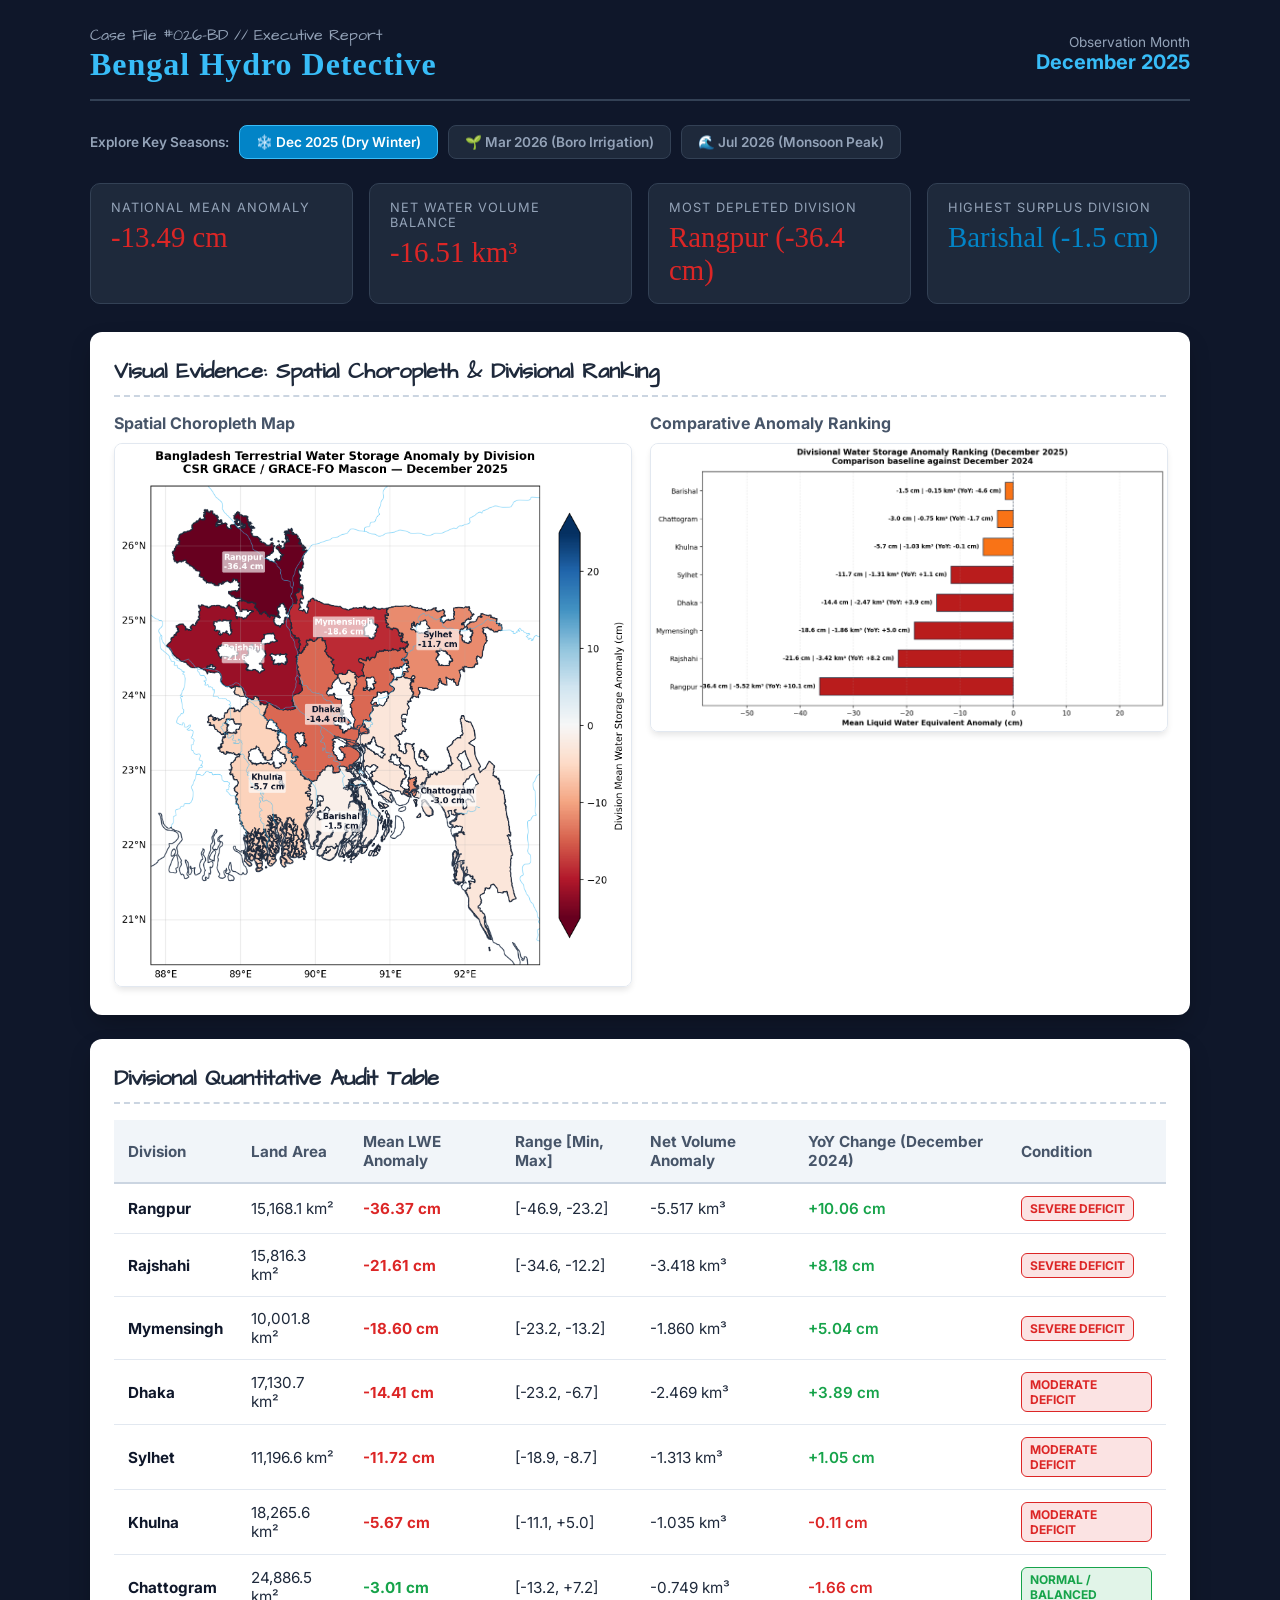
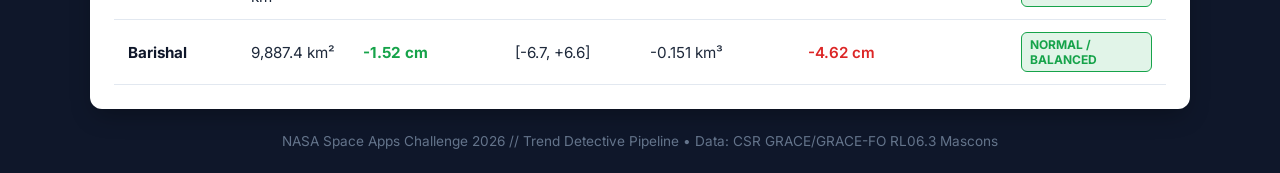
<file: outputs/divisional_report_2025-12.html>
<!DOCTYPE html>
<html lang="en">
<head>
    <meta charset="UTF-8">
    <meta name="viewport" content="width=device-width, initial-scale=1.0">
    <title>NASA Earth Detective — Divisional Water Storage Report (December 2025)</title>
    <link href="https://fonts.googleapis.com/css2?family=Architects+Daughter&family=Inter:wght@400;600;700&family=Permanent+Marker&display=swap" rel="stylesheet">
    <style>
        :root {
            --bg-color: #0f172a;
            --card-bg: #ffffff;
            --ink-dark: #1e293b;
            --ink-red: #dc2626;
            --ink-blue: #0284c7;
            --ink-green: #16a34a;
        }
        body {
            font-family: 'Inter', sans-serif;
            background: var(--bg-color);
            color: #f8fafc;
            margin: 0;
            padding: 24px;
            display: flex;
            justify-content: center;
        }
        .container {
            max-width: 1100px;
            width: 100%;
        }
        header {
            display: flex;
            justify-content: space-between;
            align-items: center;
            border-bottom: 2px solid #334155;
            padding-bottom: 16px;
            margin-bottom: 24px;
        }
        h1 {
            font-family: 'Permanent Marker', cursive;
            font-size: 2rem;
            margin: 0;
            color: #38bdf8;
            letter-spacing: 1px;
        }
        .kpi-grid {
            display: grid;
            grid-template-columns: repeat(auto-fit, minmax(220px, 1fr));
            gap: 16px;
            margin-bottom: 28px;
        }
        .kpi-card {
            background: #1e293b;
            border: 1px solid #334155;
            border-radius: 10px;
            padding: 16px 20px;
        }
        .kpi-label {
            font-size: 0.8rem;
            text-transform: uppercase;
            letter-spacing: 1px;
            color: #94a3b8;
        }
        .kpi-val {
            font-family: 'Permanent Marker', cursive;
            font-size: 1.8rem;
            margin-top: 6px;
        }
        .card {
            background: var(--card-bg);
            color: var(--ink-dark);
            border-radius: 12px;
            padding: 24px;
            margin-bottom: 24px;
            box-shadow: 0 10px 25px -5px rgba(0, 0, 0, 0.3);
        }
        .section-title {
            font-family: 'Architects Daughter', cursive;
            font-size: 1.4rem;
            font-weight: bold;
            margin-top: 0;
            margin-bottom: 16px;
            color: #1e293b;
            border-bottom: 2px dashed #cbd5e1;
            padding-bottom: 8px;
        }
        .grid-2 {
            display: grid;
            grid-template-columns: 1fr 1fr;
            gap: 20px;
        }
        img.report-img {
            width: 100%;
            border-radius: 8px;
            border: 1px solid #e2e8f0;
            box-shadow: 0 4px 6px -1px rgba(0, 0, 0, 0.1);
        }
        table {
            width: 100%;
            border-collapse: collapse;
            font-size: 0.95rem;
            text-align: left;
        }
        th {
            background: #f1f5f9;
            padding: 12px 14px;
            font-weight: 700;
            color: #475569;
            border-bottom: 2px solid #cbd5e1;
        }
        td {
            padding: 12px 14px;
            border-bottom: 1px solid #e2e8f0;
        }
        .badge {
            display: inline-block;
            padding: 4px 8px;
            border-radius: 6px;
            font-size: 0.75rem;
            font-weight: 700;
            text-transform: uppercase;
        }
        .nav-bar {
            display: flex;
            gap: 10px;
            margin-bottom: 24px;
            flex-wrap: wrap;
            align-items: center;
        }
        .nav-pill {
            padding: 8px 16px;
            border-radius: 8px;
            text-decoration: none;
            font-size: 0.85rem;
            font-weight: 600;
            background: #1e293b;
            color: #94a3b8;
            border: 1px solid #334155;
        }
        .nav-pill:hover {
            background: #334155;
            color: #f8fafc;
        }
        .nav-pill.active {
            background: #0284c7;
            color: #ffffff;
            border-color: #38bdf8;
        }
        footer {
            text-align: center;
            color: #64748b;
            font-size: 0.85rem;
            margin-top: 24px;
        }
    </style>
</head>

<body>
    <div class="container">
        <header>
            <div>
                <div style="font-family: 'Architects Daughter', cursive; color: #94a3b8; font-size: 1rem;">Case File #026-BD // Executive Report</div>
                <h1>Bengal Hydro Detective</h1>
            </div>
            <div style="text-align: right;">
                <div style="font-size: 0.85rem; color: #94a3b8;">Observation Month</div>
                <div style="font-size: 1.25rem; font-weight: 700; color: #38bdf8;">December 2025</div>
            </div>
        </header>

        <div class="nav-bar">
            <span style="font-size: 0.85rem; color: #94a3b8; font-weight: 600;">Explore Key Seasons:</span>
            <a href="divisional_report_2025-12.html" class="nav-pill active">❄️ Dec 2025 (Dry Winter)</a>
            <a href="divisional_report_2026-03.html" class="nav-pill ">🌱 Mar 2026 (Boro Irrigation)</a>
            <a href="divisional_report_2026-07.html" class="nav-pill ">🌊 Jul 2026 (Monsoon Peak)</a>
        </div>


        <div class="kpi-grid">
            <div class="kpi-card">
                <div class="kpi-label">National Mean Anomaly</div>
                <div class="kpi-val" style="color: #dc2626;">-13.49 cm</div>
            </div>
            <div class="kpi-card">
                <div class="kpi-label">Net Water Volume Balance</div>
                <div class="kpi-val" style="color: #dc2626;">-16.51 km³</div>
            </div>
            <div class="kpi-card">
                <div class="kpi-label">Most Depleted Division</div>
                <div class="kpi-val" style="color: #dc2626;">Rangpur (-36.4 cm)</div>
            </div>
            <div class="kpi-card">
                <div class="kpi-label">Highest Surplus Division</div>
                <div class="kpi-val" style="color: #0284c7;">Barishal (-1.5 cm)</div>
            </div>
        </div>

        <div class="card">
            <div class="section-title">Visual Evidence: Spatial Choropleth & Divisional Ranking</div>
            <div class="grid-2">
                <div>
                    <h4 style="margin: 0 0 10px 0; color: #475569;">Spatial Choropleth Map</h4>
                    <img class="report-img" src="divisional_choropleth_2025-12.png" alt="Divisional Choropleth Map">
                </div>
                <div>
                    <h4 style="margin: 0 0 10px 0; color: #475569;">Comparative Anomaly Ranking</h4>
                    <img class="report-img" src="divisional_ranking_2025-12.png" alt="Divisional Ranking Chart">
                </div>
            </div>
        </div>

        <div class="card">
            <div class="section-title">Divisional Quantitative Audit Table</div>
            <table>
                <thead>
                    <tr>
                        <th>Division</th>
                        <th>Land Area</th>
                        <th>Mean LWE Anomaly</th>
                        <th>Range [Min, Max]</th>
                        <th>Net Volume Anomaly</th>
                        <th>YoY Change (December 2024)</th>
                        <th>Condition</th>
                    </tr>
                </thead>
                <tbody>
                    
        <tr>
            <td style="font-weight: 700; color: #0f172a;">Rangpur</td>
            <td>15,168.1 km²</td>
            <td style="font-weight: 700; color: #dc2626;">-36.37 cm</td>
            <td>[-46.9, -23.2]</td>
            <td>-5.517 km³</td>
            <td style="font-weight: 600; color: #16a34a;">+10.06 cm</td>
            <td><span class="badge" style="background: #dc262620; color: #dc2626; border: 1px solid #dc2626;">Severe Deficit</span></td>
        </tr>
        
        <tr>
            <td style="font-weight: 700; color: #0f172a;">Rajshahi</td>
            <td>15,816.3 km²</td>
            <td style="font-weight: 700; color: #dc2626;">-21.61 cm</td>
            <td>[-34.6, -12.2]</td>
            <td>-3.418 km³</td>
            <td style="font-weight: 600; color: #16a34a;">+8.18 cm</td>
            <td><span class="badge" style="background: #dc262620; color: #dc2626; border: 1px solid #dc2626;">Severe Deficit</span></td>
        </tr>
        
        <tr>
            <td style="font-weight: 700; color: #0f172a;">Mymensingh</td>
            <td>10,001.8 km²</td>
            <td style="font-weight: 700; color: #dc2626;">-18.60 cm</td>
            <td>[-23.2, -13.2]</td>
            <td>-1.860 km³</td>
            <td style="font-weight: 600; color: #16a34a;">+5.04 cm</td>
            <td><span class="badge" style="background: #dc262620; color: #dc2626; border: 1px solid #dc2626;">Severe Deficit</span></td>
        </tr>
        
        <tr>
            <td style="font-weight: 700; color: #0f172a;">Dhaka</td>
            <td>17,130.7 km²</td>
            <td style="font-weight: 700; color: #dc2626;">-14.41 cm</td>
            <td>[-23.2, -6.7]</td>
            <td>-2.469 km³</td>
            <td style="font-weight: 600; color: #16a34a;">+3.89 cm</td>
            <td><span class="badge" style="background: #dc262620; color: #dc2626; border: 1px solid #dc2626;">Moderate Deficit</span></td>
        </tr>
        
        <tr>
            <td style="font-weight: 700; color: #0f172a;">Sylhet</td>
            <td>11,196.6 km²</td>
            <td style="font-weight: 700; color: #dc2626;">-11.72 cm</td>
            <td>[-18.9, -8.7]</td>
            <td>-1.313 km³</td>
            <td style="font-weight: 600; color: #16a34a;">+1.05 cm</td>
            <td><span class="badge" style="background: #dc262620; color: #dc2626; border: 1px solid #dc2626;">Moderate Deficit</span></td>
        </tr>
        
        <tr>
            <td style="font-weight: 700; color: #0f172a;">Khulna</td>
            <td>18,265.6 km²</td>
            <td style="font-weight: 700; color: #dc2626;">-5.67 cm</td>
            <td>[-11.1, +5.0]</td>
            <td>-1.035 km³</td>
            <td style="font-weight: 600; color: #dc2626;">-0.11 cm</td>
            <td><span class="badge" style="background: #dc262620; color: #dc2626; border: 1px solid #dc2626;">Moderate Deficit</span></td>
        </tr>
        
        <tr>
            <td style="font-weight: 700; color: #0f172a;">Chattogram</td>
            <td>24,886.5 km²</td>
            <td style="font-weight: 700; color: #16a34a;">-3.01 cm</td>
            <td>[-13.2, +7.2]</td>
            <td>-0.749 km³</td>
            <td style="font-weight: 600; color: #dc2626;">-1.66 cm</td>
            <td><span class="badge" style="background: #16a34a20; color: #16a34a; border: 1px solid #16a34a;">Normal / Balanced</span></td>
        </tr>
        
        <tr>
            <td style="font-weight: 700; color: #0f172a;">Barishal</td>
            <td>9,887.4 km²</td>
            <td style="font-weight: 700; color: #16a34a;">-1.52 cm</td>
            <td>[-6.7, +6.6]</td>
            <td>-0.151 km³</td>
            <td style="font-weight: 600; color: #dc2626;">-4.62 cm</td>
            <td><span class="badge" style="background: #16a34a20; color: #16a34a; border: 1px solid #16a34a;">Normal / Balanced</span></td>
        </tr>
        
                </tbody>
            </table>
        </div>

        <footer>
            NASA Space Apps Challenge 2026 // Trend Detective Pipeline • Data: CSR GRACE/GRACE-FO RL06.3 Mascons
        </footer>
    </div>
</body>
</html>
</file>
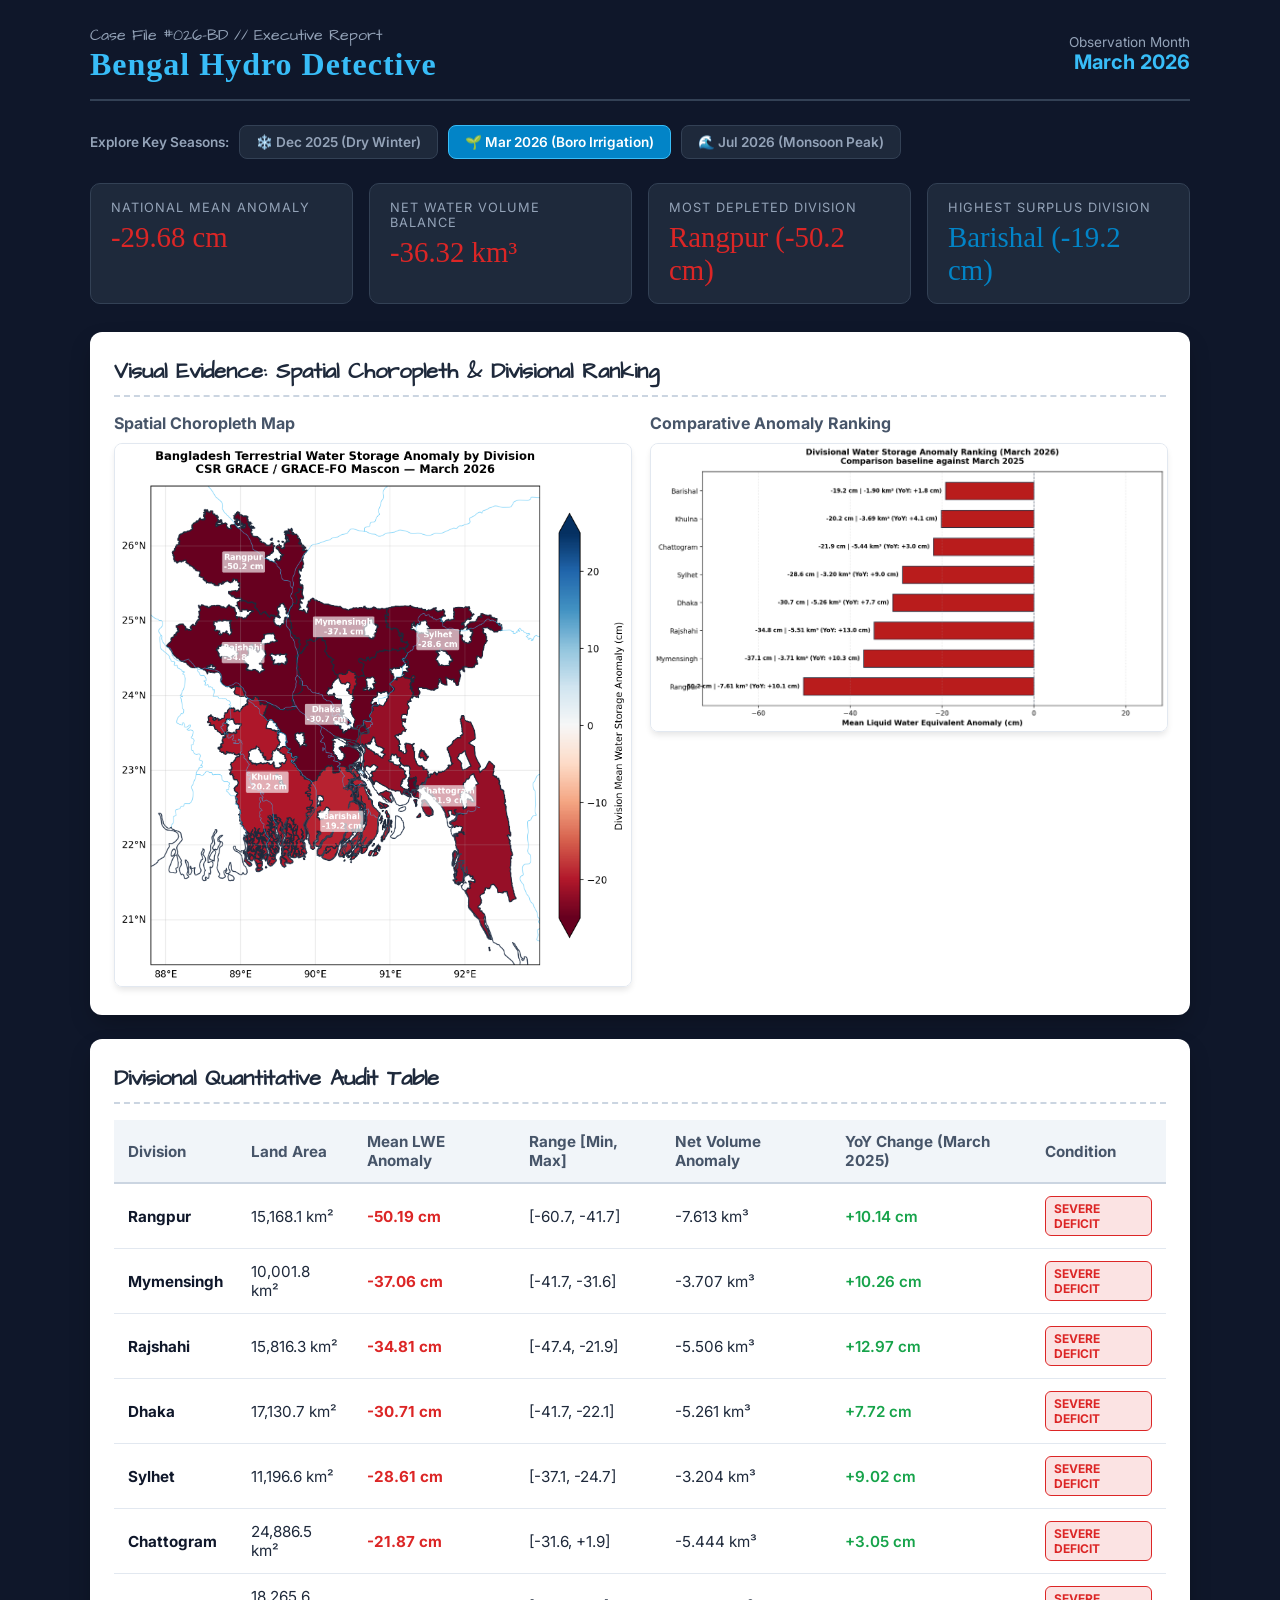
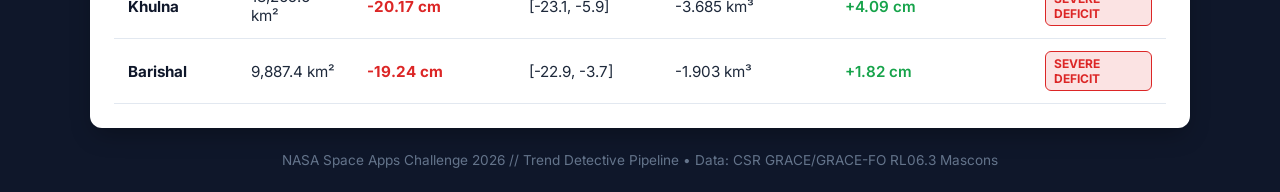
<file: outputs/divisional_report_2026-03.html>
<!DOCTYPE html>
<html lang="en">
<head>
    <meta charset="UTF-8">
    <meta name="viewport" content="width=device-width, initial-scale=1.0">
    <title>NASA Earth Detective — Divisional Water Storage Report (March 2026)</title>
    <link href="https://fonts.googleapis.com/css2?family=Architects+Daughter&family=Inter:wght@400;600;700&family=Permanent+Marker&display=swap" rel="stylesheet">
    <style>
        :root {
            --bg-color: #0f172a;
            --card-bg: #ffffff;
            --ink-dark: #1e293b;
            --ink-red: #dc2626;
            --ink-blue: #0284c7;
            --ink-green: #16a34a;
        }
        body {
            font-family: 'Inter', sans-serif;
            background: var(--bg-color);
            color: #f8fafc;
            margin: 0;
            padding: 24px;
            display: flex;
            justify-content: center;
        }
        .container {
            max-width: 1100px;
            width: 100%;
        }
        header {
            display: flex;
            justify-content: space-between;
            align-items: center;
            border-bottom: 2px solid #334155;
            padding-bottom: 16px;
            margin-bottom: 24px;
        }
        h1 {
            font-family: 'Permanent Marker', cursive;
            font-size: 2rem;
            margin: 0;
            color: #38bdf8;
            letter-spacing: 1px;
        }
        .kpi-grid {
            display: grid;
            grid-template-columns: repeat(auto-fit, minmax(220px, 1fr));
            gap: 16px;
            margin-bottom: 28px;
        }
        .kpi-card {
            background: #1e293b;
            border: 1px solid #334155;
            border-radius: 10px;
            padding: 16px 20px;
        }
        .kpi-label {
            font-size: 0.8rem;
            text-transform: uppercase;
            letter-spacing: 1px;
            color: #94a3b8;
        }
        .kpi-val {
            font-family: 'Permanent Marker', cursive;
            font-size: 1.8rem;
            margin-top: 6px;
        }
        .card {
            background: var(--card-bg);
            color: var(--ink-dark);
            border-radius: 12px;
            padding: 24px;
            margin-bottom: 24px;
            box-shadow: 0 10px 25px -5px rgba(0, 0, 0, 0.3);
        }
        .section-title {
            font-family: 'Architects Daughter', cursive;
            font-size: 1.4rem;
            font-weight: bold;
            margin-top: 0;
            margin-bottom: 16px;
            color: #1e293b;
            border-bottom: 2px dashed #cbd5e1;
            padding-bottom: 8px;
        }
        .grid-2 {
            display: grid;
            grid-template-columns: 1fr 1fr;
            gap: 20px;
        }
        img.report-img {
            width: 100%;
            border-radius: 8px;
            border: 1px solid #e2e8f0;
            box-shadow: 0 4px 6px -1px rgba(0, 0, 0, 0.1);
        }
        table {
            width: 100%;
            border-collapse: collapse;
            font-size: 0.95rem;
            text-align: left;
        }
        th {
            background: #f1f5f9;
            padding: 12px 14px;
            font-weight: 700;
            color: #475569;
            border-bottom: 2px solid #cbd5e1;
        }
        td {
            padding: 12px 14px;
            border-bottom: 1px solid #e2e8f0;
        }
        .badge {
            display: inline-block;
            padding: 4px 8px;
            border-radius: 6px;
            font-size: 0.75rem;
            font-weight: 700;
            text-transform: uppercase;
        }
        .nav-bar {
            display: flex;
            gap: 10px;
            margin-bottom: 24px;
            flex-wrap: wrap;
            align-items: center;
        }
        .nav-pill {
            padding: 8px 16px;
            border-radius: 8px;
            text-decoration: none;
            font-size: 0.85rem;
            font-weight: 600;
            background: #1e293b;
            color: #94a3b8;
            border: 1px solid #334155;
        }
        .nav-pill:hover {
            background: #334155;
            color: #f8fafc;
        }
        .nav-pill.active {
            background: #0284c7;
            color: #ffffff;
            border-color: #38bdf8;
        }
        footer {
            text-align: center;
            color: #64748b;
            font-size: 0.85rem;
            margin-top: 24px;
        }
    </style>
</head>

<body>
    <div class="container">
        <header>
            <div>
                <div style="font-family: 'Architects Daughter', cursive; color: #94a3b8; font-size: 1rem;">Case File #026-BD // Executive Report</div>
                <h1>Bengal Hydro Detective</h1>
            </div>
            <div style="text-align: right;">
                <div style="font-size: 0.85rem; color: #94a3b8;">Observation Month</div>
                <div style="font-size: 1.25rem; font-weight: 700; color: #38bdf8;">March 2026</div>
            </div>
        </header>

        <div class="nav-bar">
            <span style="font-size: 0.85rem; color: #94a3b8; font-weight: 600;">Explore Key Seasons:</span>
            <a href="divisional_report_2025-12.html" class="nav-pill ">❄️ Dec 2025 (Dry Winter)</a>
            <a href="divisional_report_2026-03.html" class="nav-pill active">🌱 Mar 2026 (Boro Irrigation)</a>
            <a href="divisional_report_2026-07.html" class="nav-pill ">🌊 Jul 2026 (Monsoon Peak)</a>
        </div>


        <div class="kpi-grid">
            <div class="kpi-card">
                <div class="kpi-label">National Mean Anomaly</div>
                <div class="kpi-val" style="color: #dc2626;">-29.68 cm</div>
            </div>
            <div class="kpi-card">
                <div class="kpi-label">Net Water Volume Balance</div>
                <div class="kpi-val" style="color: #dc2626;">-36.32 km³</div>
            </div>
            <div class="kpi-card">
                <div class="kpi-label">Most Depleted Division</div>
                <div class="kpi-val" style="color: #dc2626;">Rangpur (-50.2 cm)</div>
            </div>
            <div class="kpi-card">
                <div class="kpi-label">Highest Surplus Division</div>
                <div class="kpi-val" style="color: #0284c7;">Barishal (-19.2 cm)</div>
            </div>
        </div>

        <div class="card">
            <div class="section-title">Visual Evidence: Spatial Choropleth & Divisional Ranking</div>
            <div class="grid-2">
                <div>
                    <h4 style="margin: 0 0 10px 0; color: #475569;">Spatial Choropleth Map</h4>
                    <img class="report-img" src="divisional_choropleth_2026-03.png" alt="Divisional Choropleth Map">
                </div>
                <div>
                    <h4 style="margin: 0 0 10px 0; color: #475569;">Comparative Anomaly Ranking</h4>
                    <img class="report-img" src="divisional_ranking_2026-03.png" alt="Divisional Ranking Chart">
                </div>
            </div>
        </div>

        <div class="card">
            <div class="section-title">Divisional Quantitative Audit Table</div>
            <table>
                <thead>
                    <tr>
                        <th>Division</th>
                        <th>Land Area</th>
                        <th>Mean LWE Anomaly</th>
                        <th>Range [Min, Max]</th>
                        <th>Net Volume Anomaly</th>
                        <th>YoY Change (March 2025)</th>
                        <th>Condition</th>
                    </tr>
                </thead>
                <tbody>
                    
        <tr>
            <td style="font-weight: 700; color: #0f172a;">Rangpur</td>
            <td>15,168.1 km²</td>
            <td style="font-weight: 700; color: #dc2626;">-50.19 cm</td>
            <td>[-60.7, -41.7]</td>
            <td>-7.613 km³</td>
            <td style="font-weight: 600; color: #16a34a;">+10.14 cm</td>
            <td><span class="badge" style="background: #dc262620; color: #dc2626; border: 1px solid #dc2626;">Severe Deficit</span></td>
        </tr>
        
        <tr>
            <td style="font-weight: 700; color: #0f172a;">Mymensingh</td>
            <td>10,001.8 km²</td>
            <td style="font-weight: 700; color: #dc2626;">-37.06 cm</td>
            <td>[-41.7, -31.6]</td>
            <td>-3.707 km³</td>
            <td style="font-weight: 600; color: #16a34a;">+10.26 cm</td>
            <td><span class="badge" style="background: #dc262620; color: #dc2626; border: 1px solid #dc2626;">Severe Deficit</span></td>
        </tr>
        
        <tr>
            <td style="font-weight: 700; color: #0f172a;">Rajshahi</td>
            <td>15,816.3 km²</td>
            <td style="font-weight: 700; color: #dc2626;">-34.81 cm</td>
            <td>[-47.4, -21.9]</td>
            <td>-5.506 km³</td>
            <td style="font-weight: 600; color: #16a34a;">+12.97 cm</td>
            <td><span class="badge" style="background: #dc262620; color: #dc2626; border: 1px solid #dc2626;">Severe Deficit</span></td>
        </tr>
        
        <tr>
            <td style="font-weight: 700; color: #0f172a;">Dhaka</td>
            <td>17,130.7 km²</td>
            <td style="font-weight: 700; color: #dc2626;">-30.71 cm</td>
            <td>[-41.7, -22.1]</td>
            <td>-5.261 km³</td>
            <td style="font-weight: 600; color: #16a34a;">+7.72 cm</td>
            <td><span class="badge" style="background: #dc262620; color: #dc2626; border: 1px solid #dc2626;">Severe Deficit</span></td>
        </tr>
        
        <tr>
            <td style="font-weight: 700; color: #0f172a;">Sylhet</td>
            <td>11,196.6 km²</td>
            <td style="font-weight: 700; color: #dc2626;">-28.61 cm</td>
            <td>[-37.1, -24.7]</td>
            <td>-3.204 km³</td>
            <td style="font-weight: 600; color: #16a34a;">+9.02 cm</td>
            <td><span class="badge" style="background: #dc262620; color: #dc2626; border: 1px solid #dc2626;">Severe Deficit</span></td>
        </tr>
        
        <tr>
            <td style="font-weight: 700; color: #0f172a;">Chattogram</td>
            <td>24,886.5 km²</td>
            <td style="font-weight: 700; color: #dc2626;">-21.87 cm</td>
            <td>[-31.6, +1.9]</td>
            <td>-5.444 km³</td>
            <td style="font-weight: 600; color: #16a34a;">+3.05 cm</td>
            <td><span class="badge" style="background: #dc262620; color: #dc2626; border: 1px solid #dc2626;">Severe Deficit</span></td>
        </tr>
        
        <tr>
            <td style="font-weight: 700; color: #0f172a;">Khulna</td>
            <td>18,265.6 km²</td>
            <td style="font-weight: 700; color: #dc2626;">-20.17 cm</td>
            <td>[-23.1, -5.9]</td>
            <td>-3.685 km³</td>
            <td style="font-weight: 600; color: #16a34a;">+4.09 cm</td>
            <td><span class="badge" style="background: #dc262620; color: #dc2626; border: 1px solid #dc2626;">Severe Deficit</span></td>
        </tr>
        
        <tr>
            <td style="font-weight: 700; color: #0f172a;">Barishal</td>
            <td>9,887.4 km²</td>
            <td style="font-weight: 700; color: #dc2626;">-19.24 cm</td>
            <td>[-22.9, -3.7]</td>
            <td>-1.903 km³</td>
            <td style="font-weight: 600; color: #16a34a;">+1.82 cm</td>
            <td><span class="badge" style="background: #dc262620; color: #dc2626; border: 1px solid #dc2626;">Severe Deficit</span></td>
        </tr>
        
                </tbody>
            </table>
        </div>

        <footer>
            NASA Space Apps Challenge 2026 // Trend Detective Pipeline • Data: CSR GRACE/GRACE-FO RL06.3 Mascons
        </footer>
    </div>
</body>
</html>
</file>
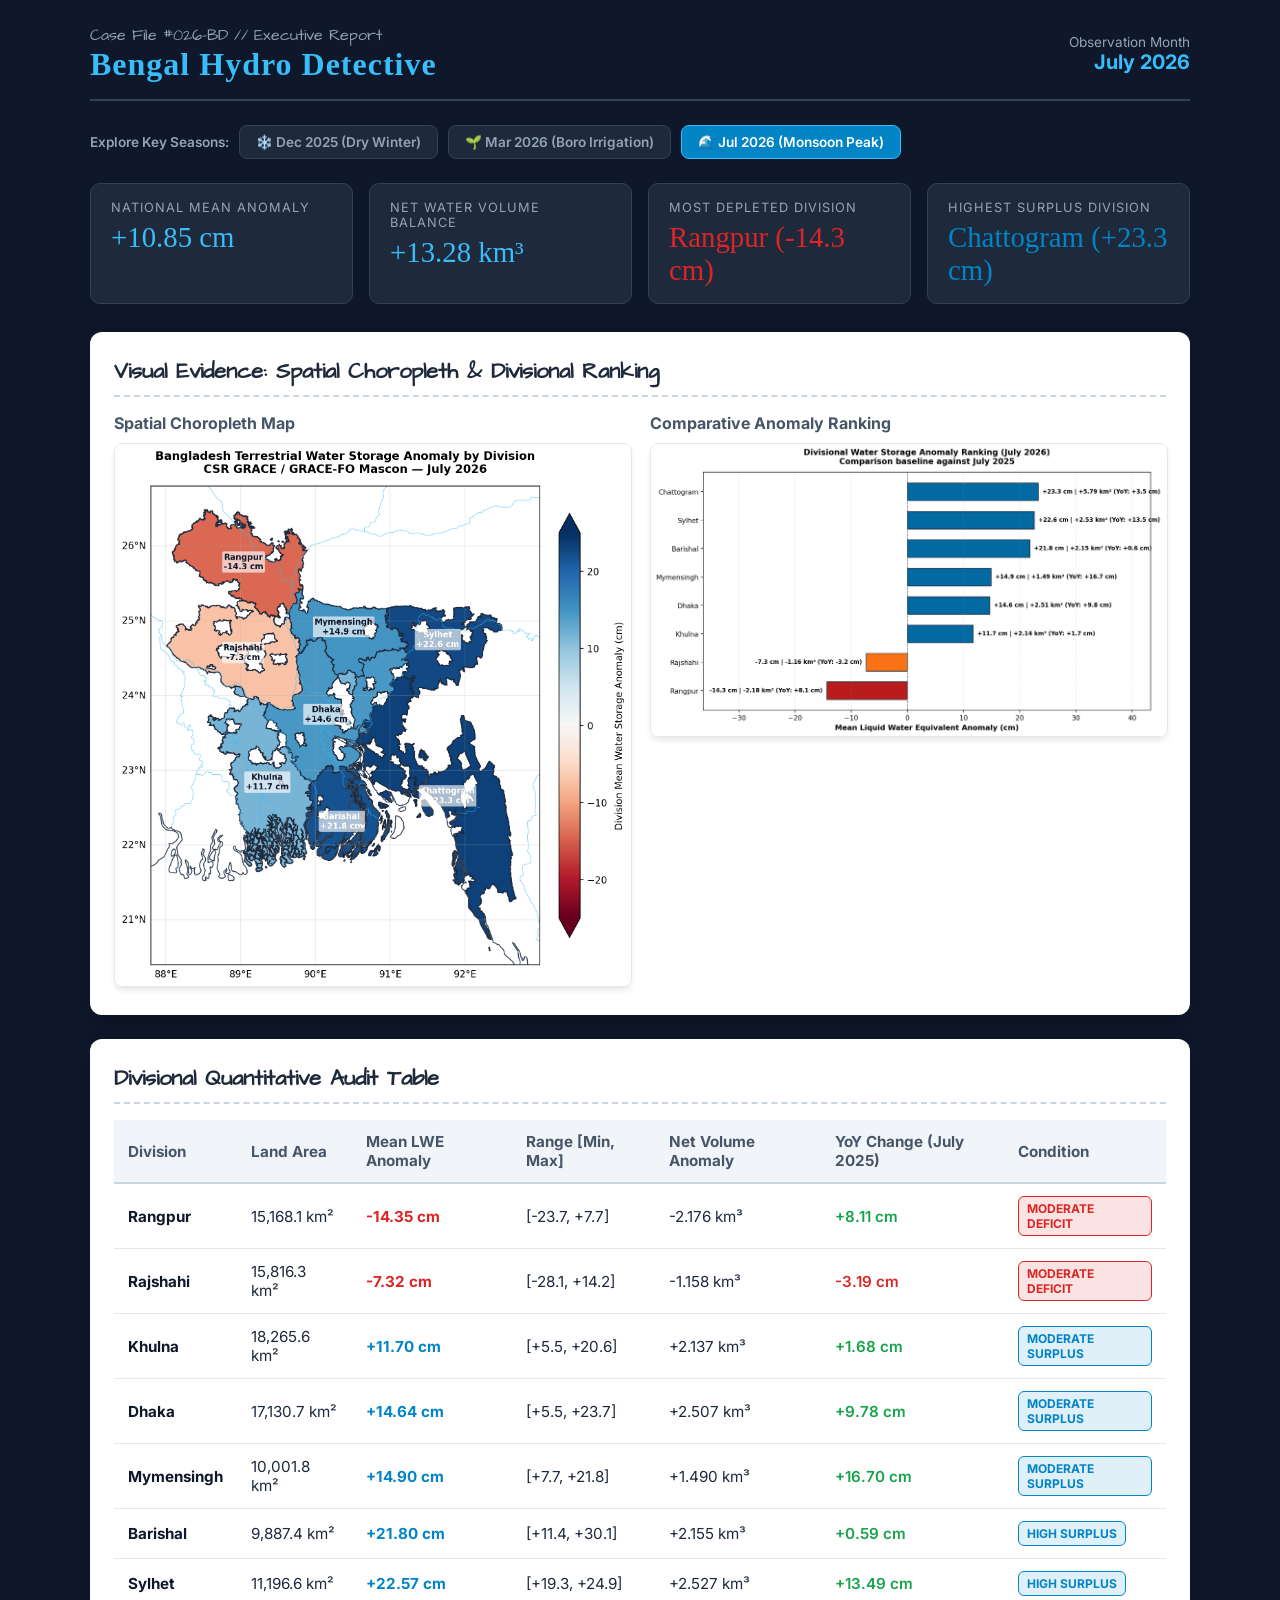
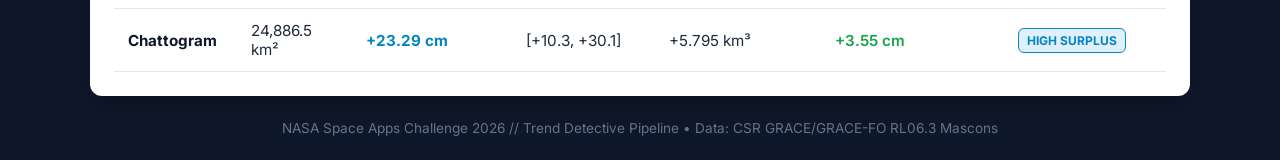
<file: outputs/divisional_report_2026-07.html>
<!DOCTYPE html>
<html lang="en">
<head>
    <meta charset="UTF-8">
    <meta name="viewport" content="width=device-width, initial-scale=1.0">
    <title>NASA Earth Detective — Divisional Water Storage Report (July 2026)</title>
    <link href="https://fonts.googleapis.com/css2?family=Architects+Daughter&family=Inter:wght@400;600;700&family=Permanent+Marker&display=swap" rel="stylesheet">
    <style>
        :root {
            --bg-color: #0f172a;
            --card-bg: #ffffff;
            --ink-dark: #1e293b;
            --ink-red: #dc2626;
            --ink-blue: #0284c7;
            --ink-green: #16a34a;
        }
        body {
            font-family: 'Inter', sans-serif;
            background: var(--bg-color);
            color: #f8fafc;
            margin: 0;
            padding: 24px;
            display: flex;
            justify-content: center;
        }
        .container {
            max-width: 1100px;
            width: 100%;
        }
        header {
            display: flex;
            justify-content: space-between;
            align-items: center;
            border-bottom: 2px solid #334155;
            padding-bottom: 16px;
            margin-bottom: 24px;
        }
        h1 {
            font-family: 'Permanent Marker', cursive;
            font-size: 2rem;
            margin: 0;
            color: #38bdf8;
            letter-spacing: 1px;
        }
        .kpi-grid {
            display: grid;
            grid-template-columns: repeat(auto-fit, minmax(220px, 1fr));
            gap: 16px;
            margin-bottom: 28px;
        }
        .kpi-card {
            background: #1e293b;
            border: 1px solid #334155;
            border-radius: 10px;
            padding: 16px 20px;
        }
        .kpi-label {
            font-size: 0.8rem;
            text-transform: uppercase;
            letter-spacing: 1px;
            color: #94a3b8;
        }
        .kpi-val {
            font-family: 'Permanent Marker', cursive;
            font-size: 1.8rem;
            margin-top: 6px;
        }
        .card {
            background: var(--card-bg);
            color: var(--ink-dark);
            border-radius: 12px;
            padding: 24px;
            margin-bottom: 24px;
            box-shadow: 0 10px 25px -5px rgba(0, 0, 0, 0.3);
        }
        .section-title {
            font-family: 'Architects Daughter', cursive;
            font-size: 1.4rem;
            font-weight: bold;
            margin-top: 0;
            margin-bottom: 16px;
            color: #1e293b;
            border-bottom: 2px dashed #cbd5e1;
            padding-bottom: 8px;
        }
        .grid-2 {
            display: grid;
            grid-template-columns: 1fr 1fr;
            gap: 20px;
        }
        img.report-img {
            width: 100%;
            border-radius: 8px;
            border: 1px solid #e2e8f0;
            box-shadow: 0 4px 6px -1px rgba(0, 0, 0, 0.1);
        }
        table {
            width: 100%;
            border-collapse: collapse;
            font-size: 0.95rem;
            text-align: left;
        }
        th {
            background: #f1f5f9;
            padding: 12px 14px;
            font-weight: 700;
            color: #475569;
            border-bottom: 2px solid #cbd5e1;
        }
        td {
            padding: 12px 14px;
            border-bottom: 1px solid #e2e8f0;
        }
        .badge {
            display: inline-block;
            padding: 4px 8px;
            border-radius: 6px;
            font-size: 0.75rem;
            font-weight: 700;
            text-transform: uppercase;
        }
        .nav-bar {
            display: flex;
            gap: 10px;
            margin-bottom: 24px;
            flex-wrap: wrap;
            align-items: center;
        }
        .nav-pill {
            padding: 8px 16px;
            border-radius: 8px;
            text-decoration: none;
            font-size: 0.85rem;
            font-weight: 600;
            background: #1e293b;
            color: #94a3b8;
            border: 1px solid #334155;
        }
        .nav-pill:hover {
            background: #334155;
            color: #f8fafc;
        }
        .nav-pill.active {
            background: #0284c7;
            color: #ffffff;
            border-color: #38bdf8;
        }
        footer {
            text-align: center;
            color: #64748b;
            font-size: 0.85rem;
            margin-top: 24px;
        }
    </style>
</head>

<body>
    <div class="container">
        <header>
            <div>
                <div style="font-family: 'Architects Daughter', cursive; color: #94a3b8; font-size: 1rem;">Case File #026-BD // Executive Report</div>
                <h1>Bengal Hydro Detective</h1>
            </div>
            <div style="text-align: right;">
                <div style="font-size: 0.85rem; color: #94a3b8;">Observation Month</div>
                <div style="font-size: 1.25rem; font-weight: 700; color: #38bdf8;">July 2026</div>
            </div>
        </header>

        <div class="nav-bar">
            <span style="font-size: 0.85rem; color: #94a3b8; font-weight: 600;">Explore Key Seasons:</span>
            <a href="divisional_report_2025-12.html" class="nav-pill ">❄️ Dec 2025 (Dry Winter)</a>
            <a href="divisional_report_2026-03.html" class="nav-pill ">🌱 Mar 2026 (Boro Irrigation)</a>
            <a href="divisional_report_2026-07.html" class="nav-pill active">🌊 Jul 2026 (Monsoon Peak)</a>
        </div>


        <div class="kpi-grid">
            <div class="kpi-card">
                <div class="kpi-label">National Mean Anomaly</div>
                <div class="kpi-val" style="color: #38bdf8;">+10.85 cm</div>
            </div>
            <div class="kpi-card">
                <div class="kpi-label">Net Water Volume Balance</div>
                <div class="kpi-val" style="color: #38bdf8;">+13.28 km³</div>
            </div>
            <div class="kpi-card">
                <div class="kpi-label">Most Depleted Division</div>
                <div class="kpi-val" style="color: #dc2626;">Rangpur (-14.3 cm)</div>
            </div>
            <div class="kpi-card">
                <div class="kpi-label">Highest Surplus Division</div>
                <div class="kpi-val" style="color: #0284c7;">Chattogram (+23.3 cm)</div>
            </div>
        </div>

        <div class="card">
            <div class="section-title">Visual Evidence: Spatial Choropleth & Divisional Ranking</div>
            <div class="grid-2">
                <div>
                    <h4 style="margin: 0 0 10px 0; color: #475569;">Spatial Choropleth Map</h4>
                    <img class="report-img" src="divisional_choropleth_2026-07.png" alt="Divisional Choropleth Map">
                </div>
                <div>
                    <h4 style="margin: 0 0 10px 0; color: #475569;">Comparative Anomaly Ranking</h4>
                    <img class="report-img" src="divisional_ranking_2026-07.png" alt="Divisional Ranking Chart">
                </div>
            </div>
        </div>

        <div class="card">
            <div class="section-title">Divisional Quantitative Audit Table</div>
            <table>
                <thead>
                    <tr>
                        <th>Division</th>
                        <th>Land Area</th>
                        <th>Mean LWE Anomaly</th>
                        <th>Range [Min, Max]</th>
                        <th>Net Volume Anomaly</th>
                        <th>YoY Change (July 2025)</th>
                        <th>Condition</th>
                    </tr>
                </thead>
                <tbody>
                    
        <tr>
            <td style="font-weight: 700; color: #0f172a;">Rangpur</td>
            <td>15,168.1 km²</td>
            <td style="font-weight: 700; color: #dc2626;">-14.35 cm</td>
            <td>[-23.7, +7.7]</td>
            <td>-2.176 km³</td>
            <td style="font-weight: 600; color: #16a34a;">+8.11 cm</td>
            <td><span class="badge" style="background: #dc262620; color: #dc2626; border: 1px solid #dc2626;">Moderate Deficit</span></td>
        </tr>
        
        <tr>
            <td style="font-weight: 700; color: #0f172a;">Rajshahi</td>
            <td>15,816.3 km²</td>
            <td style="font-weight: 700; color: #dc2626;">-7.32 cm</td>
            <td>[-28.1, +14.2]</td>
            <td>-1.158 km³</td>
            <td style="font-weight: 600; color: #dc2626;">-3.19 cm</td>
            <td><span class="badge" style="background: #dc262620; color: #dc2626; border: 1px solid #dc2626;">Moderate Deficit</span></td>
        </tr>
        
        <tr>
            <td style="font-weight: 700; color: #0f172a;">Khulna</td>
            <td>18,265.6 km²</td>
            <td style="font-weight: 700; color: #0284c7;">+11.70 cm</td>
            <td>[+5.5, +20.6]</td>
            <td>+2.137 km³</td>
            <td style="font-weight: 600; color: #16a34a;">+1.68 cm</td>
            <td><span class="badge" style="background: #0284c720; color: #0284c7; border: 1px solid #0284c7;">Moderate Surplus</span></td>
        </tr>
        
        <tr>
            <td style="font-weight: 700; color: #0f172a;">Dhaka</td>
            <td>17,130.7 km²</td>
            <td style="font-weight: 700; color: #0284c7;">+14.64 cm</td>
            <td>[+5.5, +23.7]</td>
            <td>+2.507 km³</td>
            <td style="font-weight: 600; color: #16a34a;">+9.78 cm</td>
            <td><span class="badge" style="background: #0284c720; color: #0284c7; border: 1px solid #0284c7;">Moderate Surplus</span></td>
        </tr>
        
        <tr>
            <td style="font-weight: 700; color: #0f172a;">Mymensingh</td>
            <td>10,001.8 km²</td>
            <td style="font-weight: 700; color: #0284c7;">+14.90 cm</td>
            <td>[+7.7, +21.8]</td>
            <td>+1.490 km³</td>
            <td style="font-weight: 600; color: #16a34a;">+16.70 cm</td>
            <td><span class="badge" style="background: #0284c720; color: #0284c7; border: 1px solid #0284c7;">Moderate Surplus</span></td>
        </tr>
        
        <tr>
            <td style="font-weight: 700; color: #0f172a;">Barishal</td>
            <td>9,887.4 km²</td>
            <td style="font-weight: 700; color: #0284c7;">+21.80 cm</td>
            <td>[+11.4, +30.1]</td>
            <td>+2.155 km³</td>
            <td style="font-weight: 600; color: #16a34a;">+0.59 cm</td>
            <td><span class="badge" style="background: #0284c720; color: #0284c7; border: 1px solid #0284c7;">High Surplus</span></td>
        </tr>
        
        <tr>
            <td style="font-weight: 700; color: #0f172a;">Sylhet</td>
            <td>11,196.6 km²</td>
            <td style="font-weight: 700; color: #0284c7;">+22.57 cm</td>
            <td>[+19.3, +24.9]</td>
            <td>+2.527 km³</td>
            <td style="font-weight: 600; color: #16a34a;">+13.49 cm</td>
            <td><span class="badge" style="background: #0284c720; color: #0284c7; border: 1px solid #0284c7;">High Surplus</span></td>
        </tr>
        
        <tr>
            <td style="font-weight: 700; color: #0f172a;">Chattogram</td>
            <td>24,886.5 km²</td>
            <td style="font-weight: 700; color: #0284c7;">+23.29 cm</td>
            <td>[+10.3, +30.1]</td>
            <td>+5.795 km³</td>
            <td style="font-weight: 600; color: #16a34a;">+3.55 cm</td>
            <td><span class="badge" style="background: #0284c720; color: #0284c7; border: 1px solid #0284c7;">High Surplus</span></td>
        </tr>
        
                </tbody>
            </table>
        </div>

        <footer>
            NASA Space Apps Challenge 2026 // Trend Detective Pipeline • Data: CSR GRACE/GRACE-FO RL06.3 Mascons
        </footer>
    </div>
</body>
</html>
</file>
<file: assets/css/top_nav.css>
/* ==========================================================================
   NASA Space Apps Challenge 2026 - Trend Detective
   assets/css/top_nav.css
   Shared Universal Top Navigation Bar across index.html, report.html, demo.html
   ========================================================================== */

.top-nav {
  position: sticky;
  top: 0;
  left: 0;
  right: 0;
  height: 40px;
  background: #ffffff;
  color: #0f172a;
  display: flex;
  align-items: center;
  justify-content: space-between;
  padding: 0 18px;
  border-bottom: 1px solid #cbd5e1;
  font-family: -apple-system, BlinkMacSystemFont, "Segoe UI", Roboto, "Helvetica Neue", Arial, sans-serif;
  z-index: 2000;
  box-sizing: border-box;
}

body.workbench-page .top-nav {
  position: fixed;
}

.top-nav-brand {
  display: flex;
  align-items: center;
  gap: 10px;
}

.top-nav-badge {
  background: #ffffff;
  color: #0f172a;
  font-size: 9.5px;
  font-weight: 800;
  letter-spacing: 0.08em;
  padding: 3px 8px;
  border-radius: 4px;
  text-transform: uppercase;
  white-space: nowrap;
  border: 1px solid #cbd5e1;
  box-shadow: 0 1px 2px rgba(15, 23, 42, 0.06);
}

.top-nav-title {
  font-size: 11px;
  font-weight: 500;
  color: #475569;
  display: none;
  letter-spacing: -0.01em;
}
@media (min-width: 992px) {
  .top-nav-title {
    display: inline-block;
  }
}

.top-nav-links {
  display: flex;
  align-items: center;
  gap: 6px;
}

.top-nav-link {
  color: #334155;
  text-decoration: none;
  font-size: 11.5px;
  font-weight: 600;
  padding: 4px 10px;
  border-radius: 5px;
  transition: all 0.15s ease-out;
  white-space: nowrap;
  display: inline-flex;
  align-items: center;
  gap: 6px;
  cursor: pointer;
}

.top-nav-link svg {
  flex-shrink: 0;
  opacity: 0.85;
  transition: opacity 0.15s ease;
}

.top-nav-link:hover {
  color: #0f172a;
  background: #f1f5f9;
}

.top-nav-link:hover svg {
  opacity: 1;
}

.top-nav-link.active {
  color: #0f172a;
  background: #ffffff;
  border: 1px solid #cbd5e1;
  box-shadow: 0 1px 2px rgba(15, 23, 42, 0.06);
}

.top-nav-link.active svg {
  opacity: 1;
  stroke: #0f172a;
}

.top-nav-link:focus-visible {
  outline: 2px solid #38bdf8;
  outline-offset: 2px;
}

.top-nav-controls {
  display: flex;
  align-items: center;
  gap: 8px;
}

.nav-toggle-group {
  display: flex;
  align-items: center;
  gap: 6px;
}

.nav-toggle-btn,
.nav-mode-pill {
  background: #ffffff;
  border: 1px solid #cbd5e1;
  color: #0f172a;
  padding: 3.5px 10px;
  border-radius: 20px;
  font-size: 11px;
  font-weight: 600;
  cursor: pointer;
  display: inline-flex;
  align-items: center;
  gap: 6px;
  transition: all 0.15s ease-out;
}

.nav-toggle-btn:hover,
.nav-mode-pill:hover {
  background: #f8fafc;
  color: #0f172a;
  border-color: #94a3b8;
}

.nav-toggle-btn:focus-visible,
.nav-mode-pill:focus-visible {
  outline: 2px solid #38bdf8;
  outline-offset: 2px;
}

.mode-status-dot {
  width: 7px;
  height: 7px;
  border-radius: 50%;
  background: #38bdf8;
  box-shadow: 0 0 6px #38bdf8;
  transition: all 0.2s ease;
  display: inline-block;
}

html[data-mode="student"] .mode-status-dot {
  background: #34d399;
  box-shadow: 0 0 6px #34d399;
}

.mode-muted {
  color: #94a3b8;
  font-weight: 500;
}

/* ==========================================================================
   Declarative Student vs Scientist Mode Visibility
   ========================================================================== */
html[data-mode="student"] [data-mode="scientist"],
html[data-mode="scientist"] [data-mode="student"] {
  display: none !important;
}

.student-plain-summary {
  background: var(--bg-subtle, #f8fafc);
  border: 1px solid var(--border-subtle, #e2e8f0);
  border-left: 4px solid #0284c7;
  padding: 12px 16px;
  border-radius: 6px;
  margin: 12px 0 16px 0;
  font-size: 0.92rem;
  line-height: 1.55;
  color: var(--ink-secondary, #334155);
}

.student-plain-summary strong {
  color: var(--ink-primary, #0f172a);
}

.student-verdict-cell {
  grid-column: 1 / -1;
  background: #f8fafc;
  border: 1px solid #e2e8f0;
  border-left: 4px solid #0284c7;
  padding: 10px 14px;
  border-radius: 6px;
}

.student-verdict-cell.verdict-decline {
  background: #fff1f2;
  border-color: #fecdd3;
  border-left-color: #e11d48;
}

.student-verdict-cell.verdict-stable {
  background: #f0fdf4;
  border-color: #bbf7d0;
  border-left-color: #16a34a;
}
</file>
